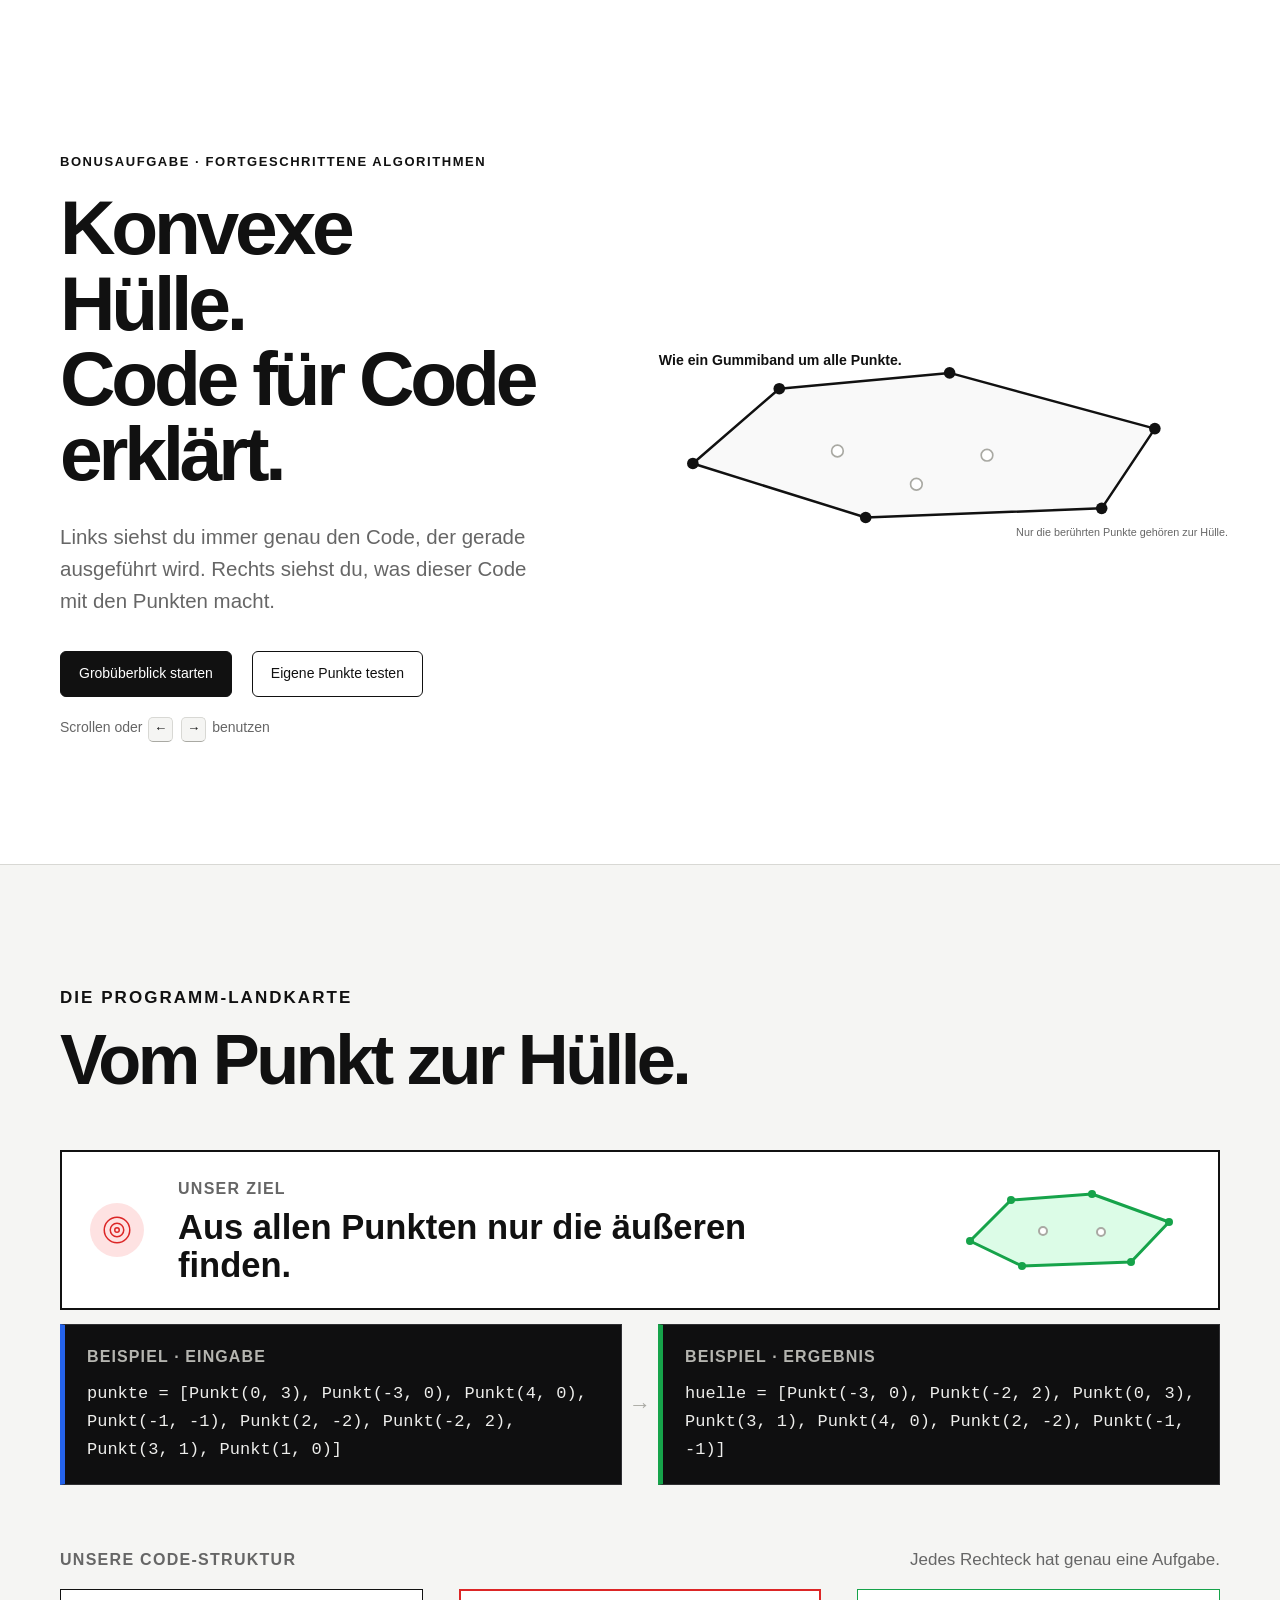
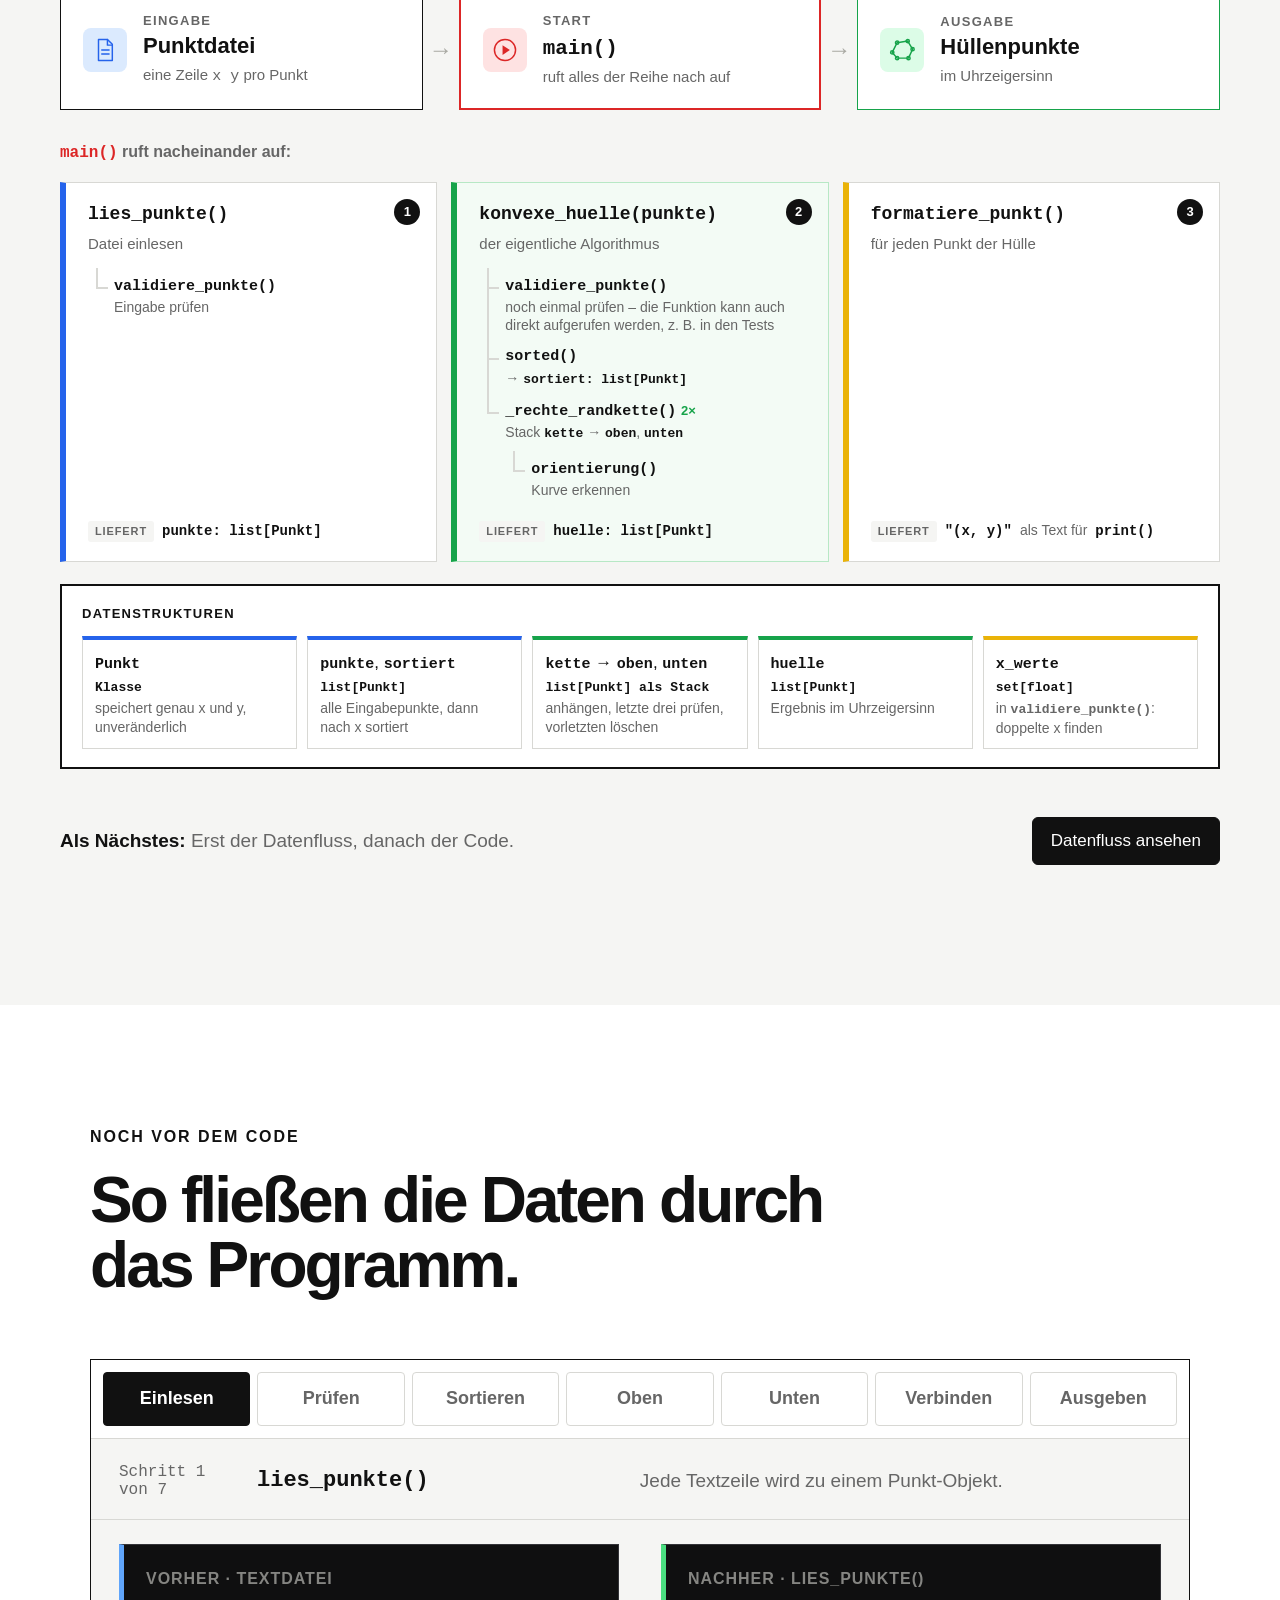
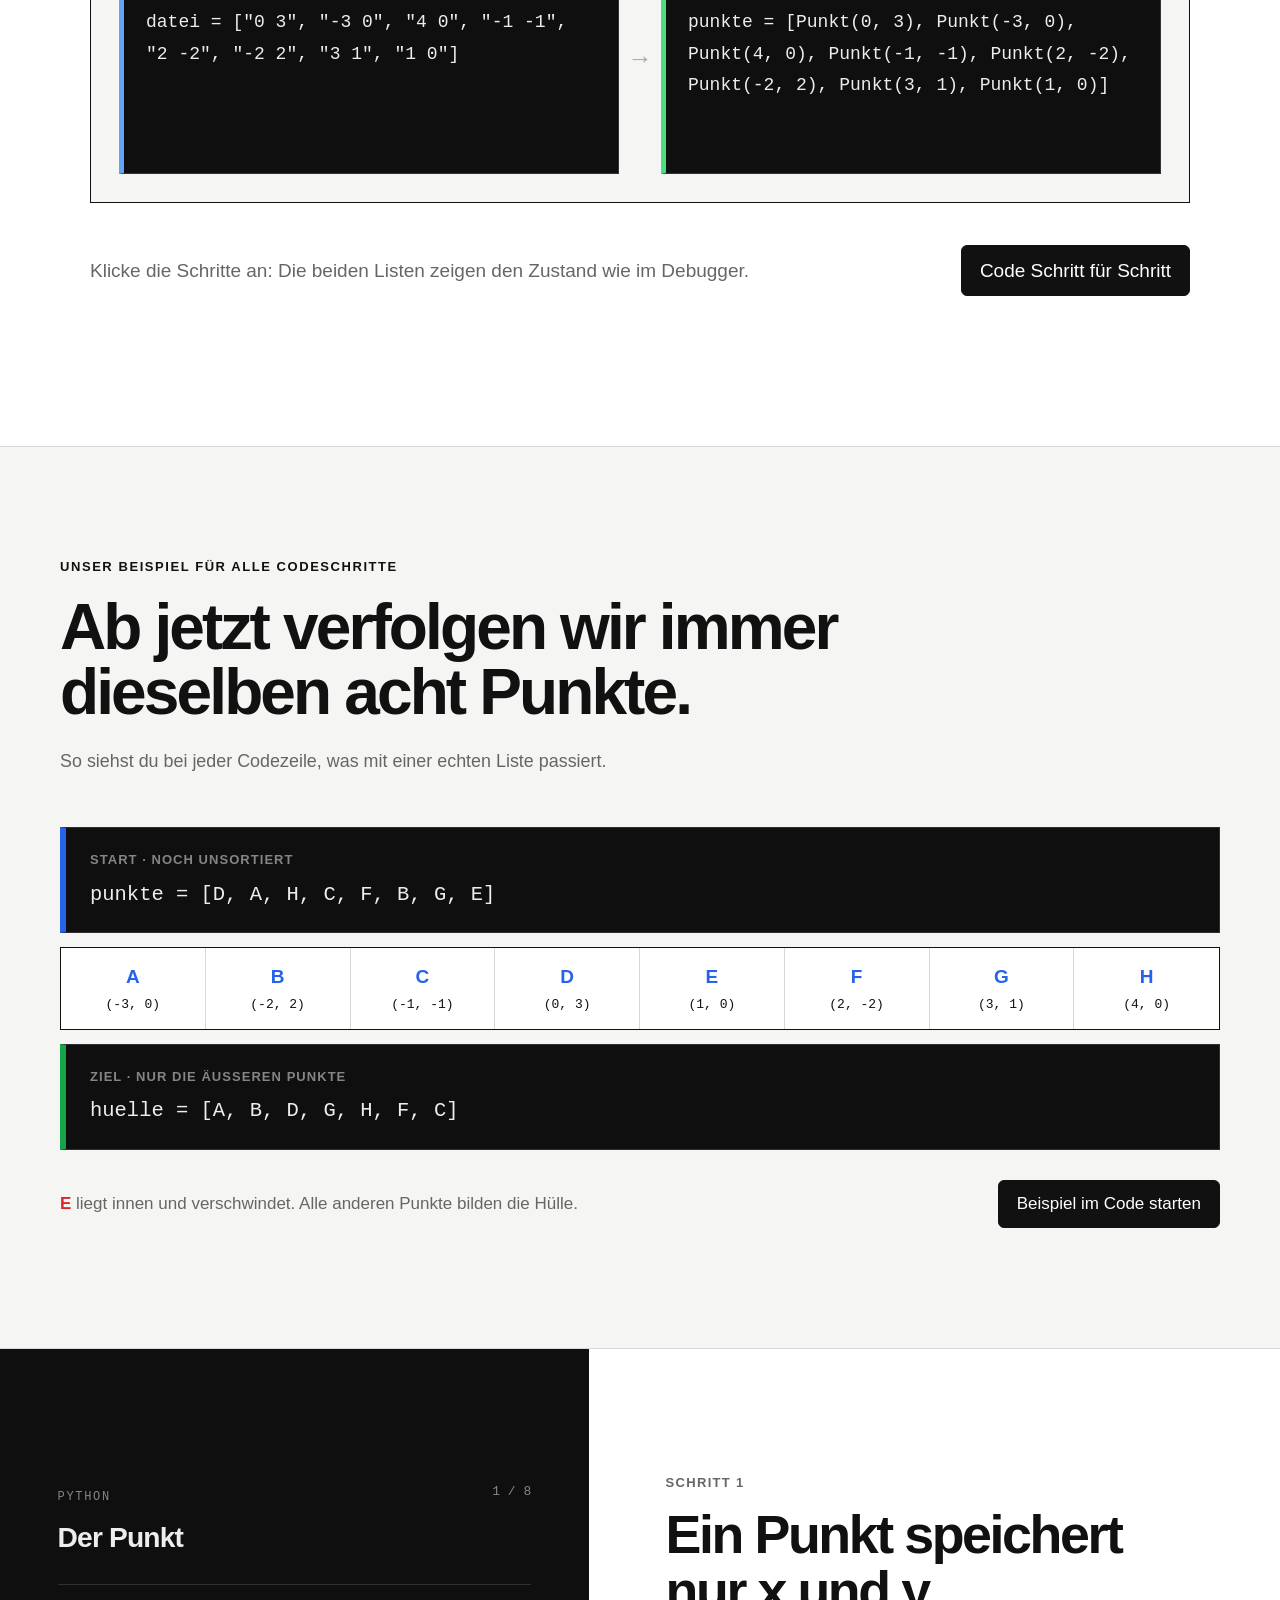
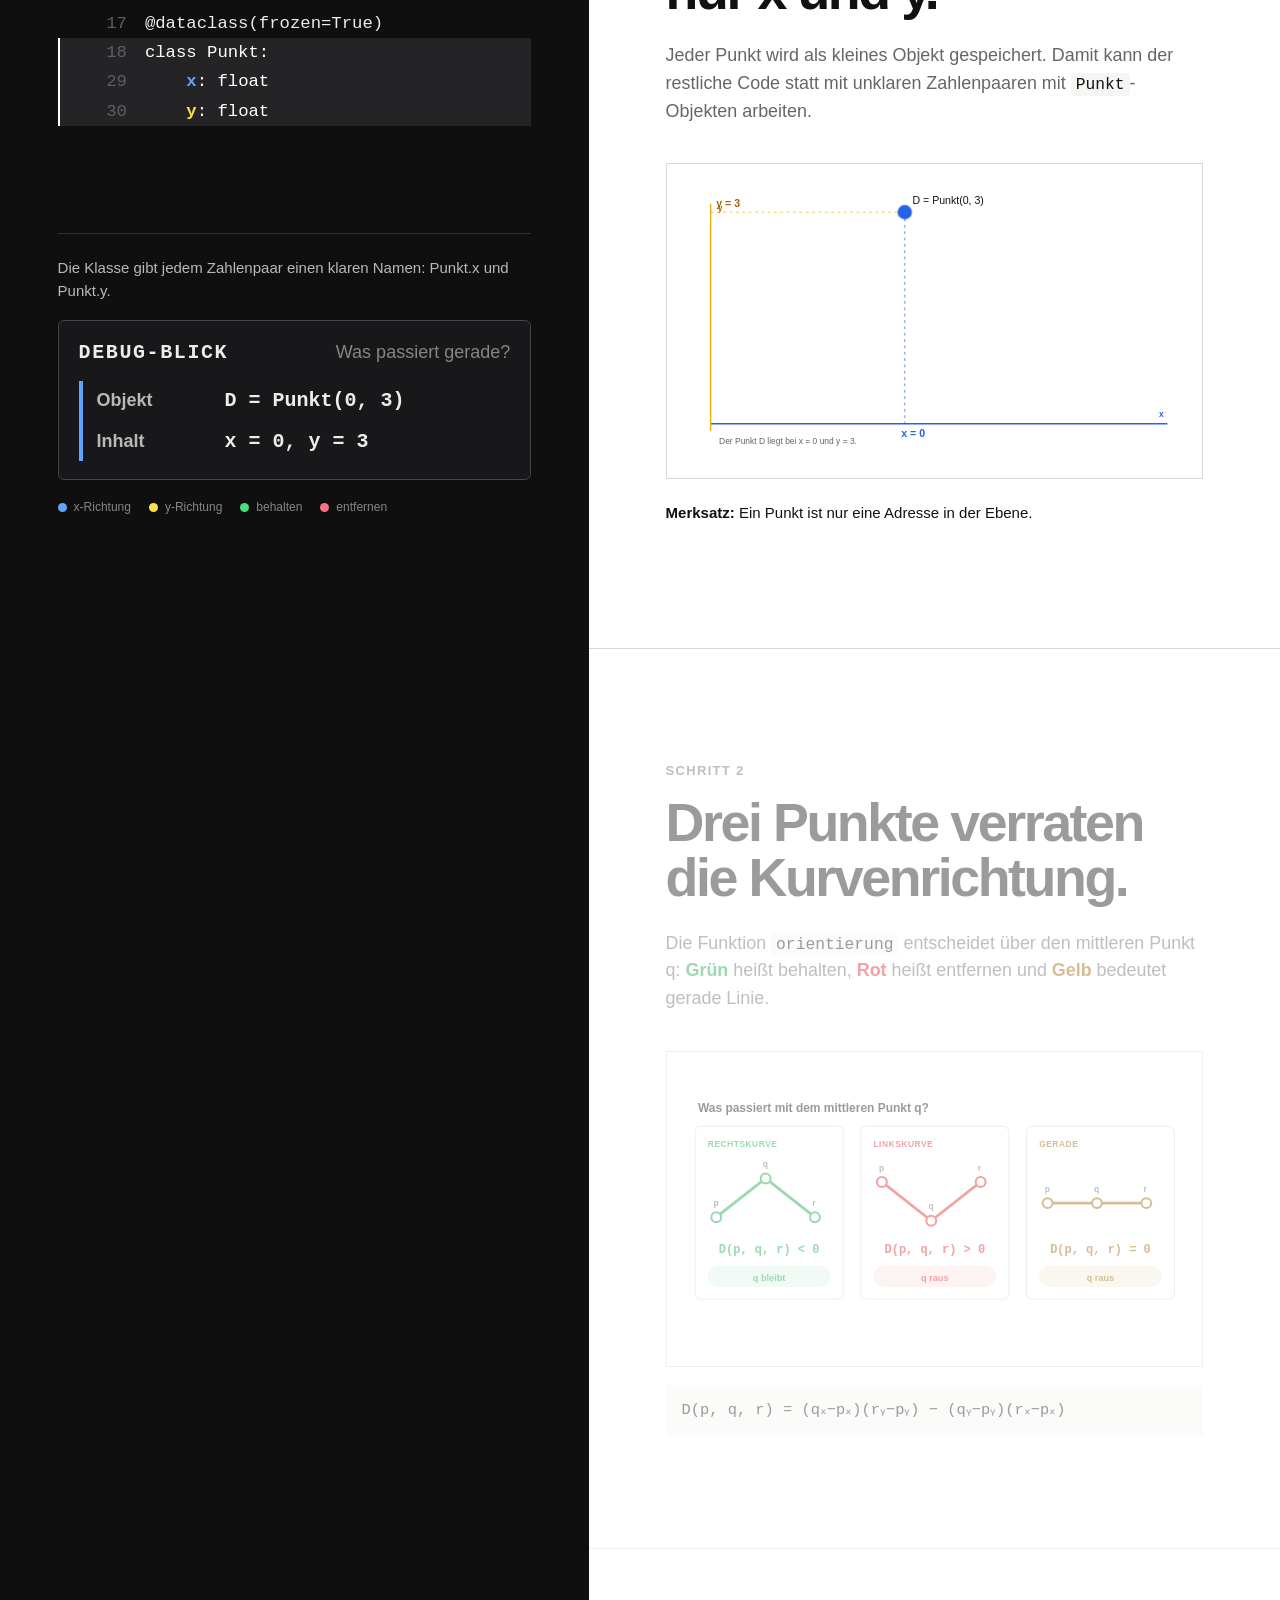
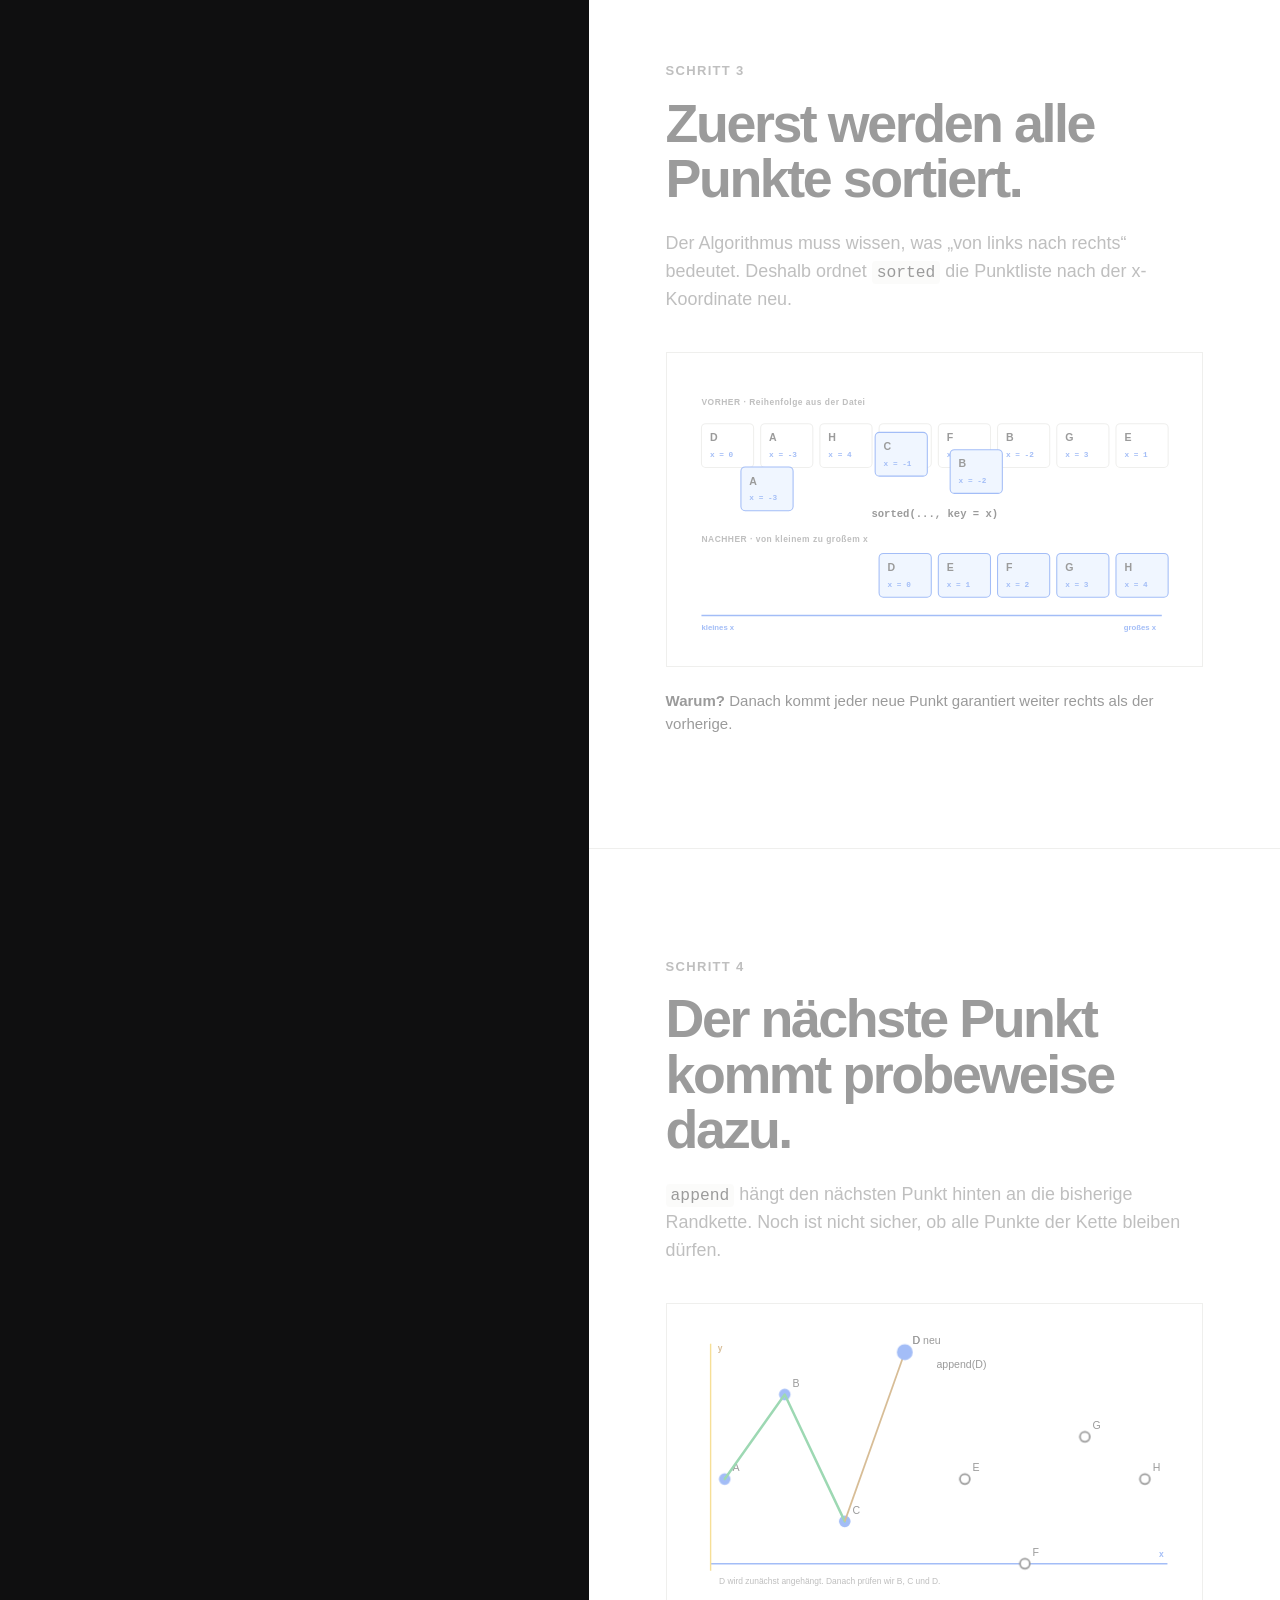
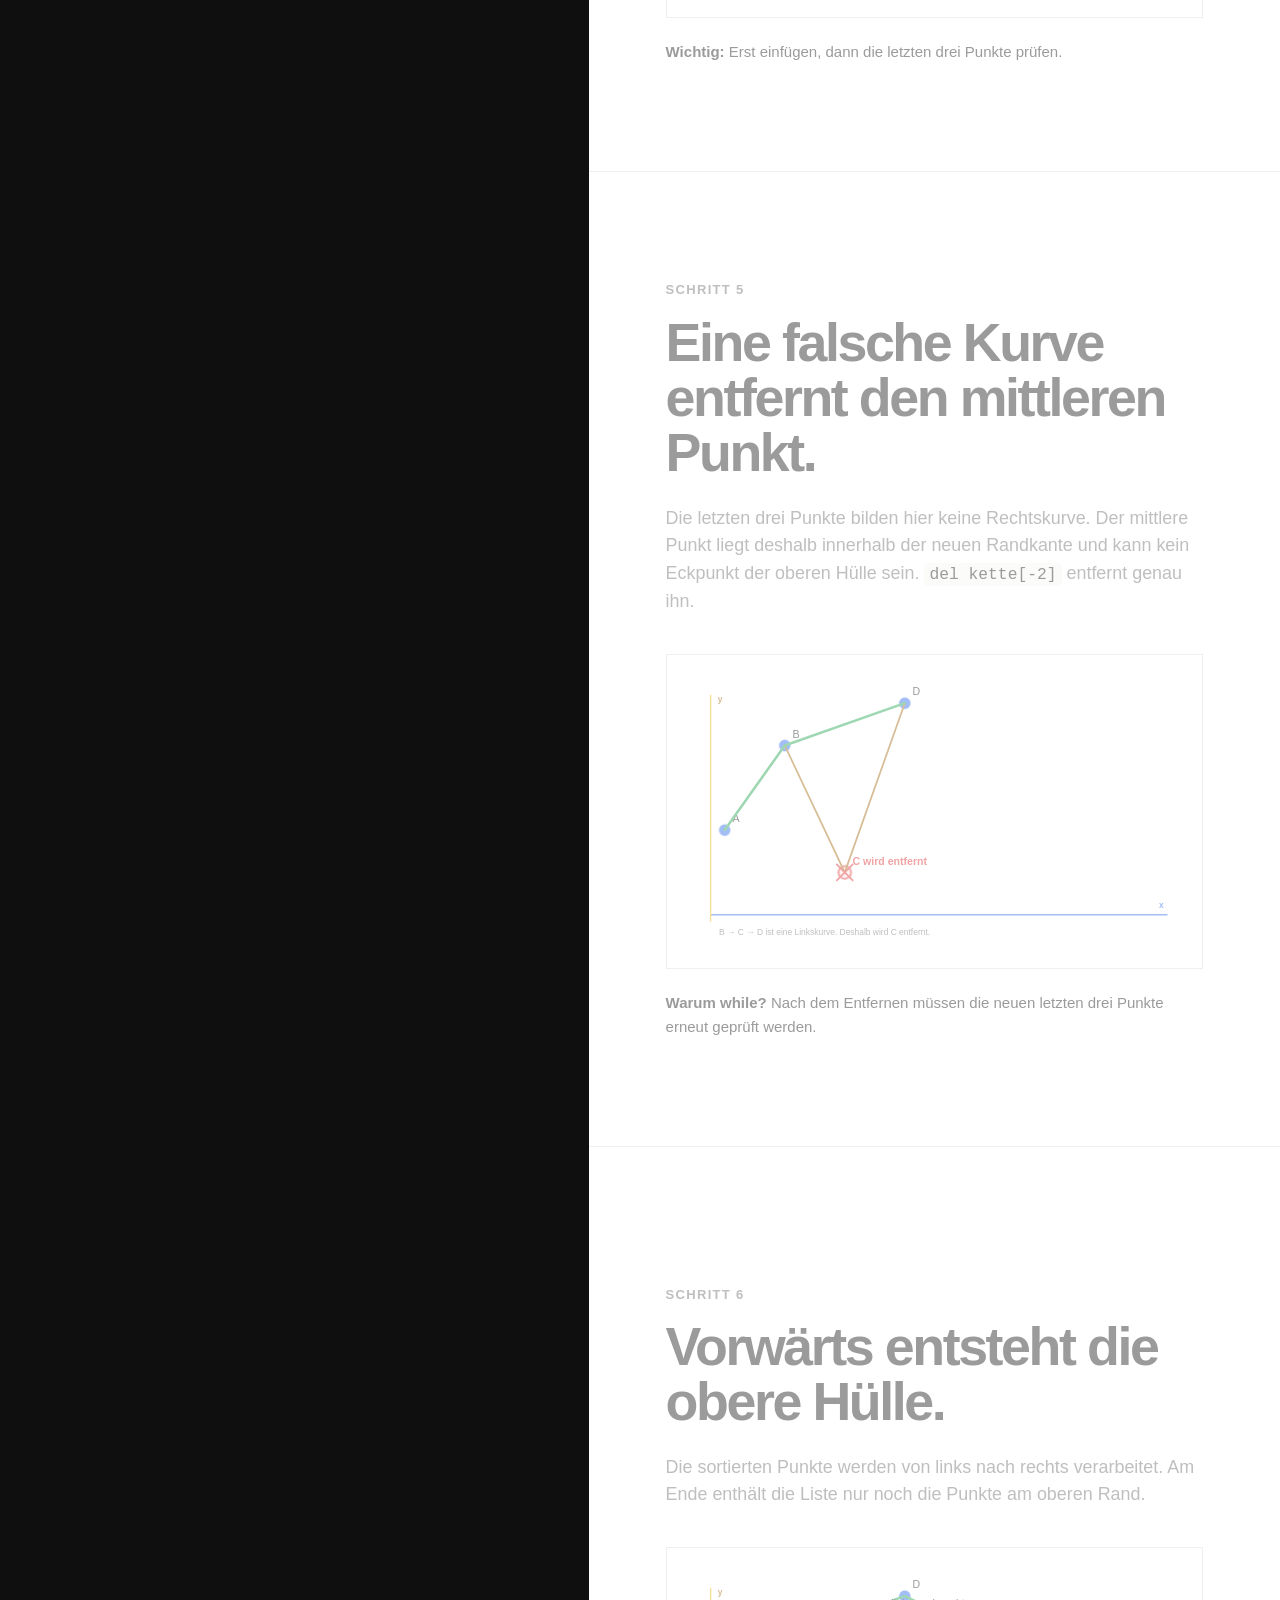
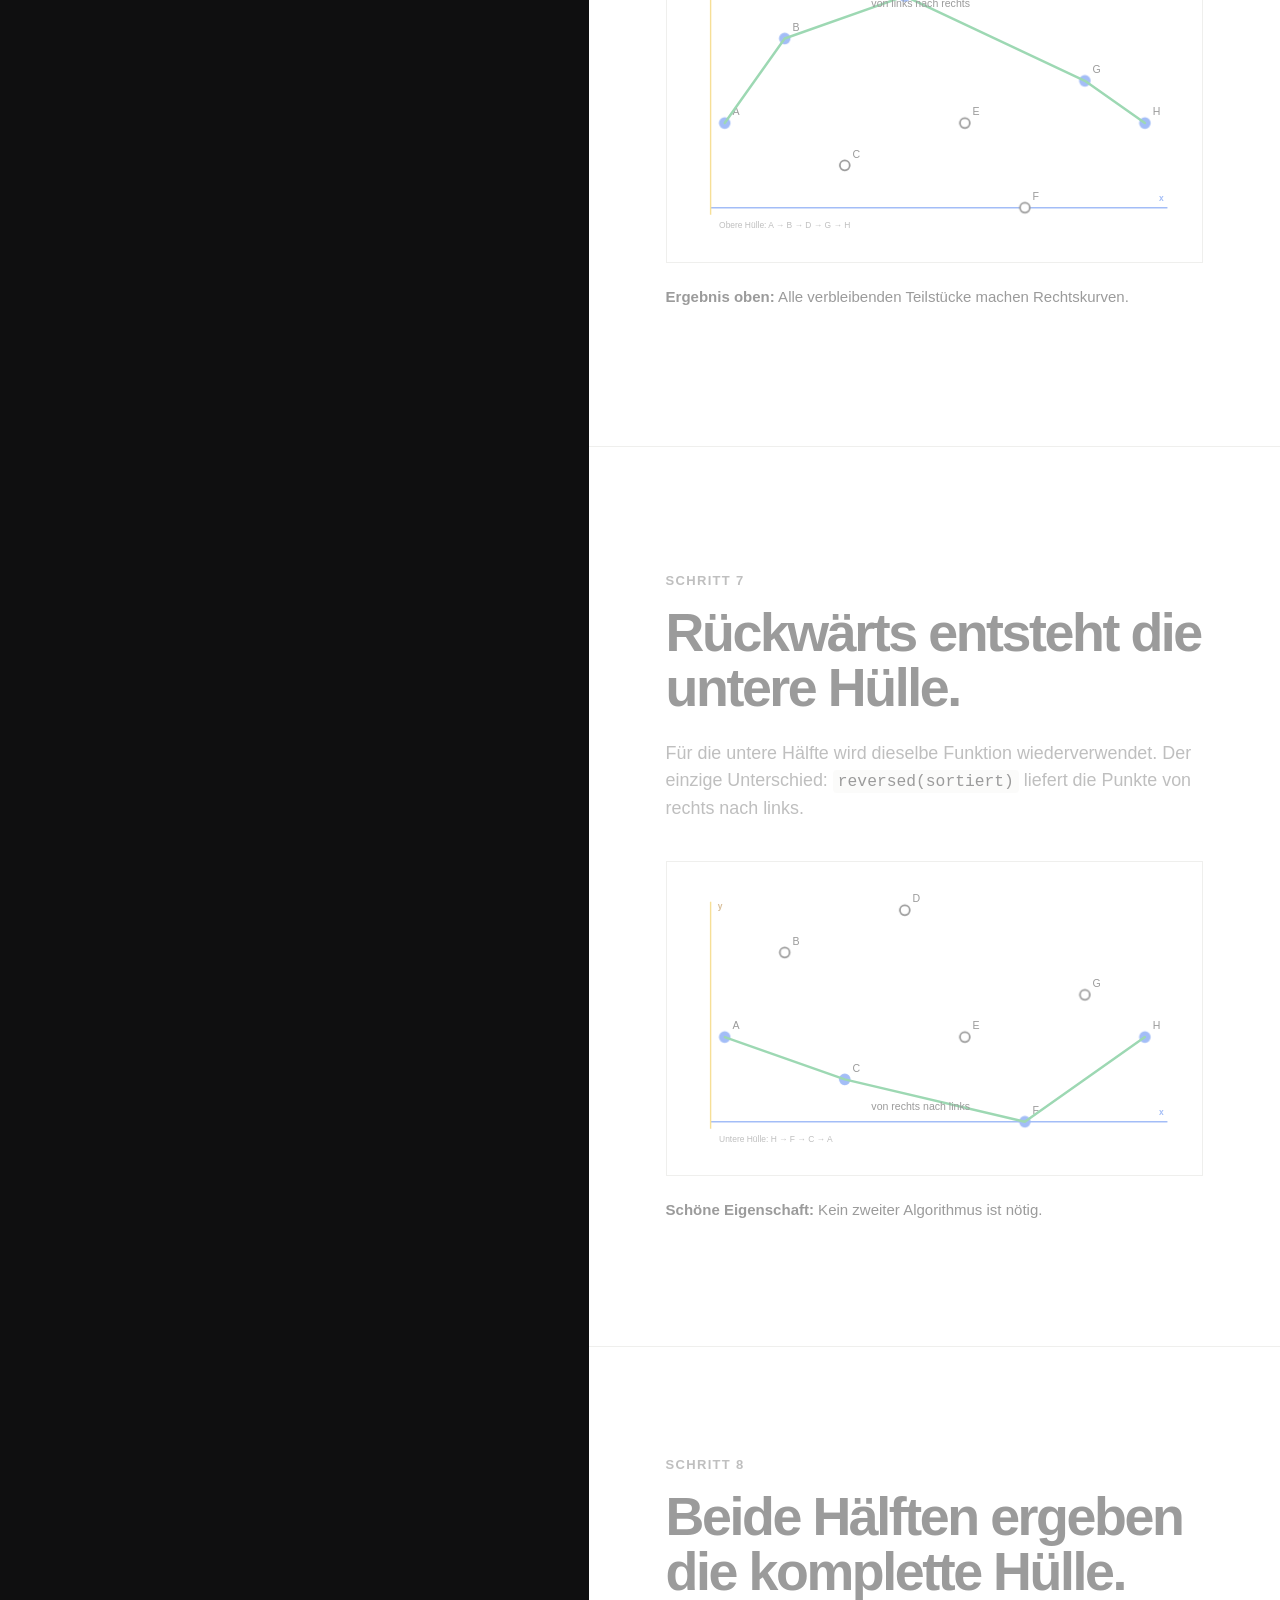
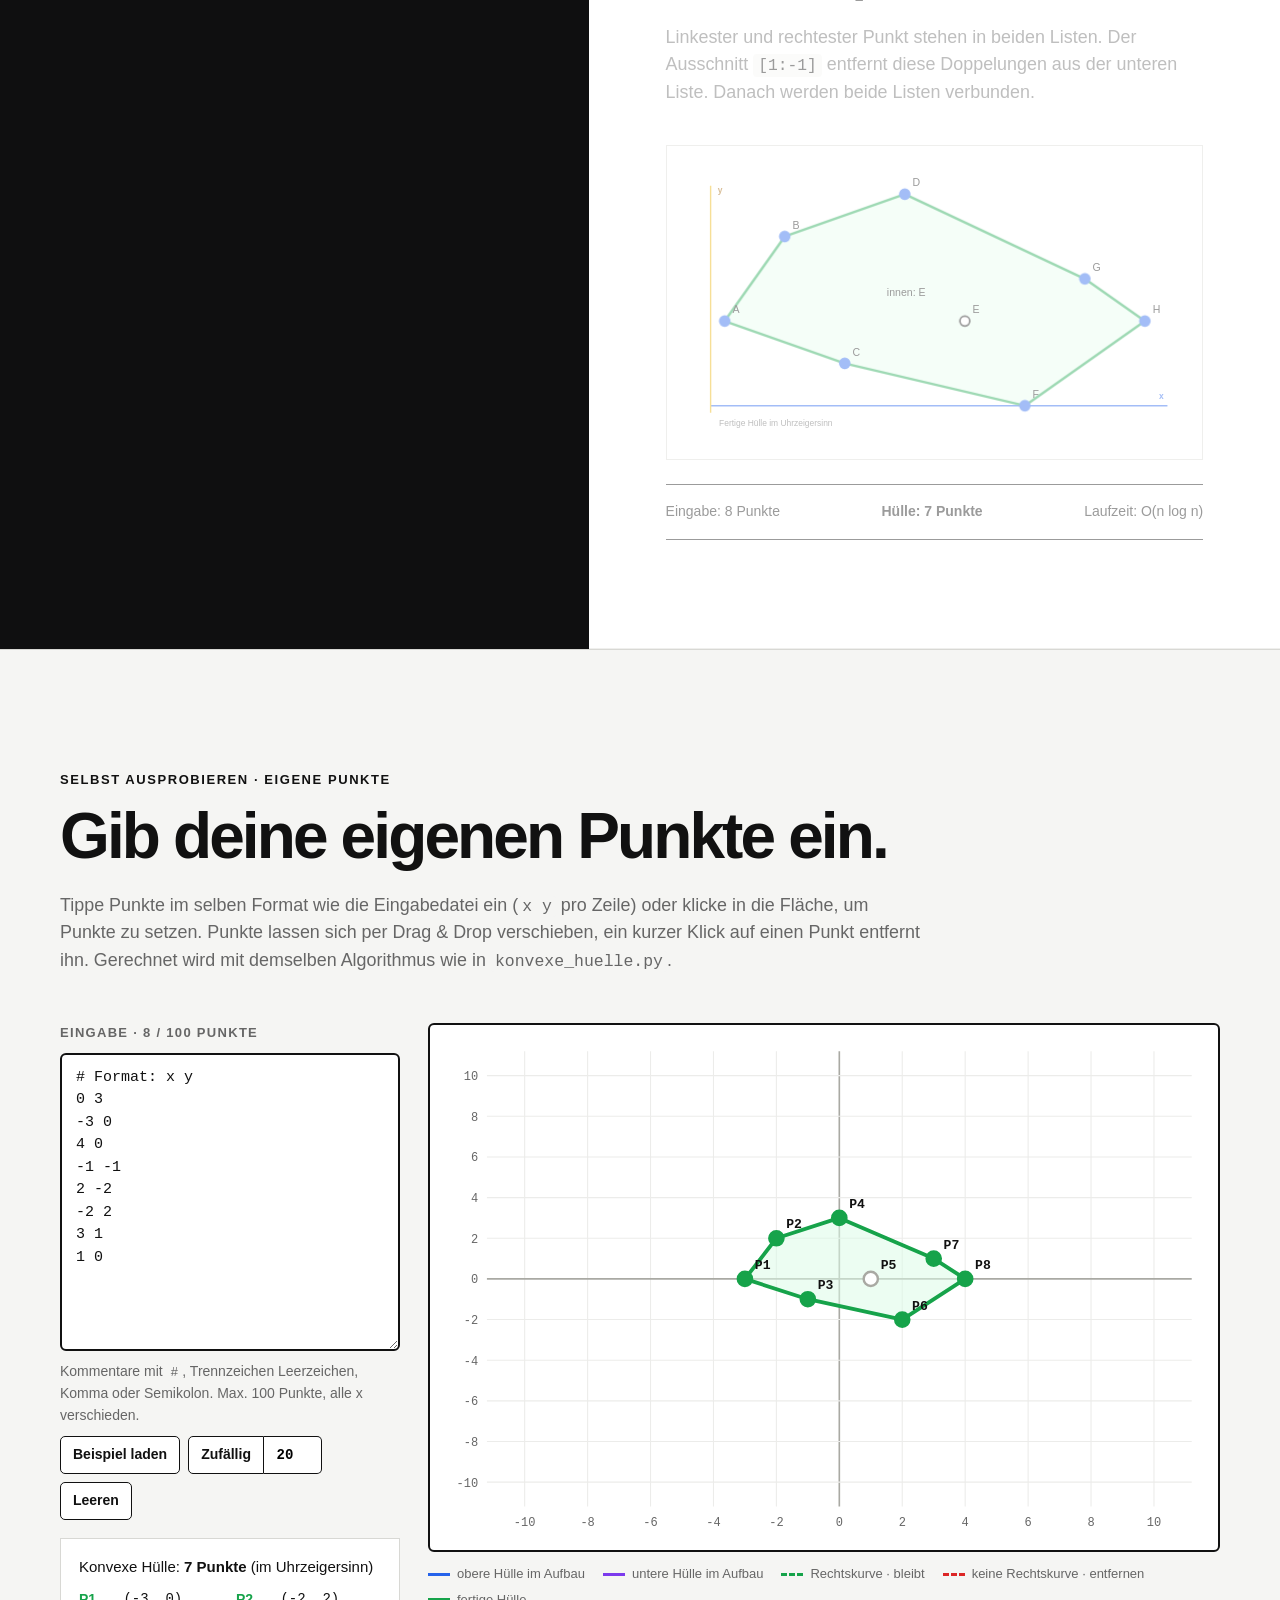
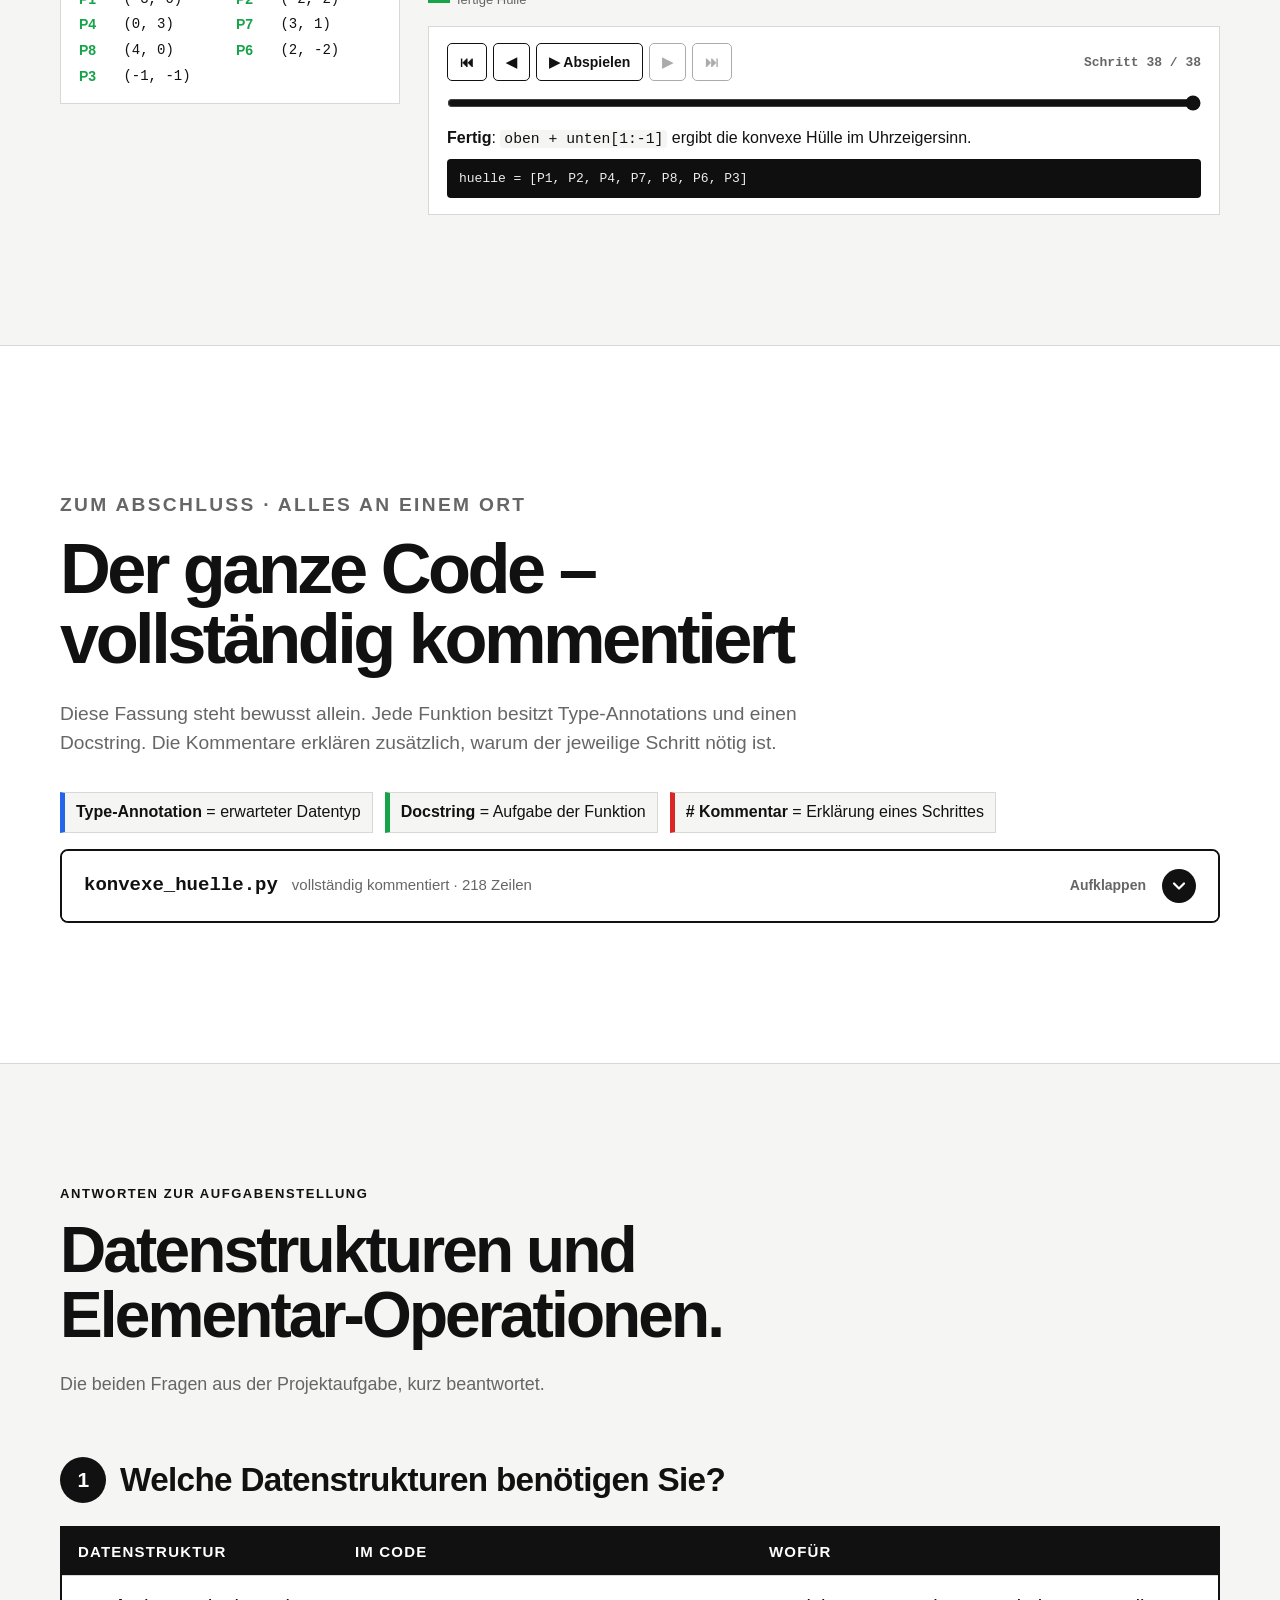
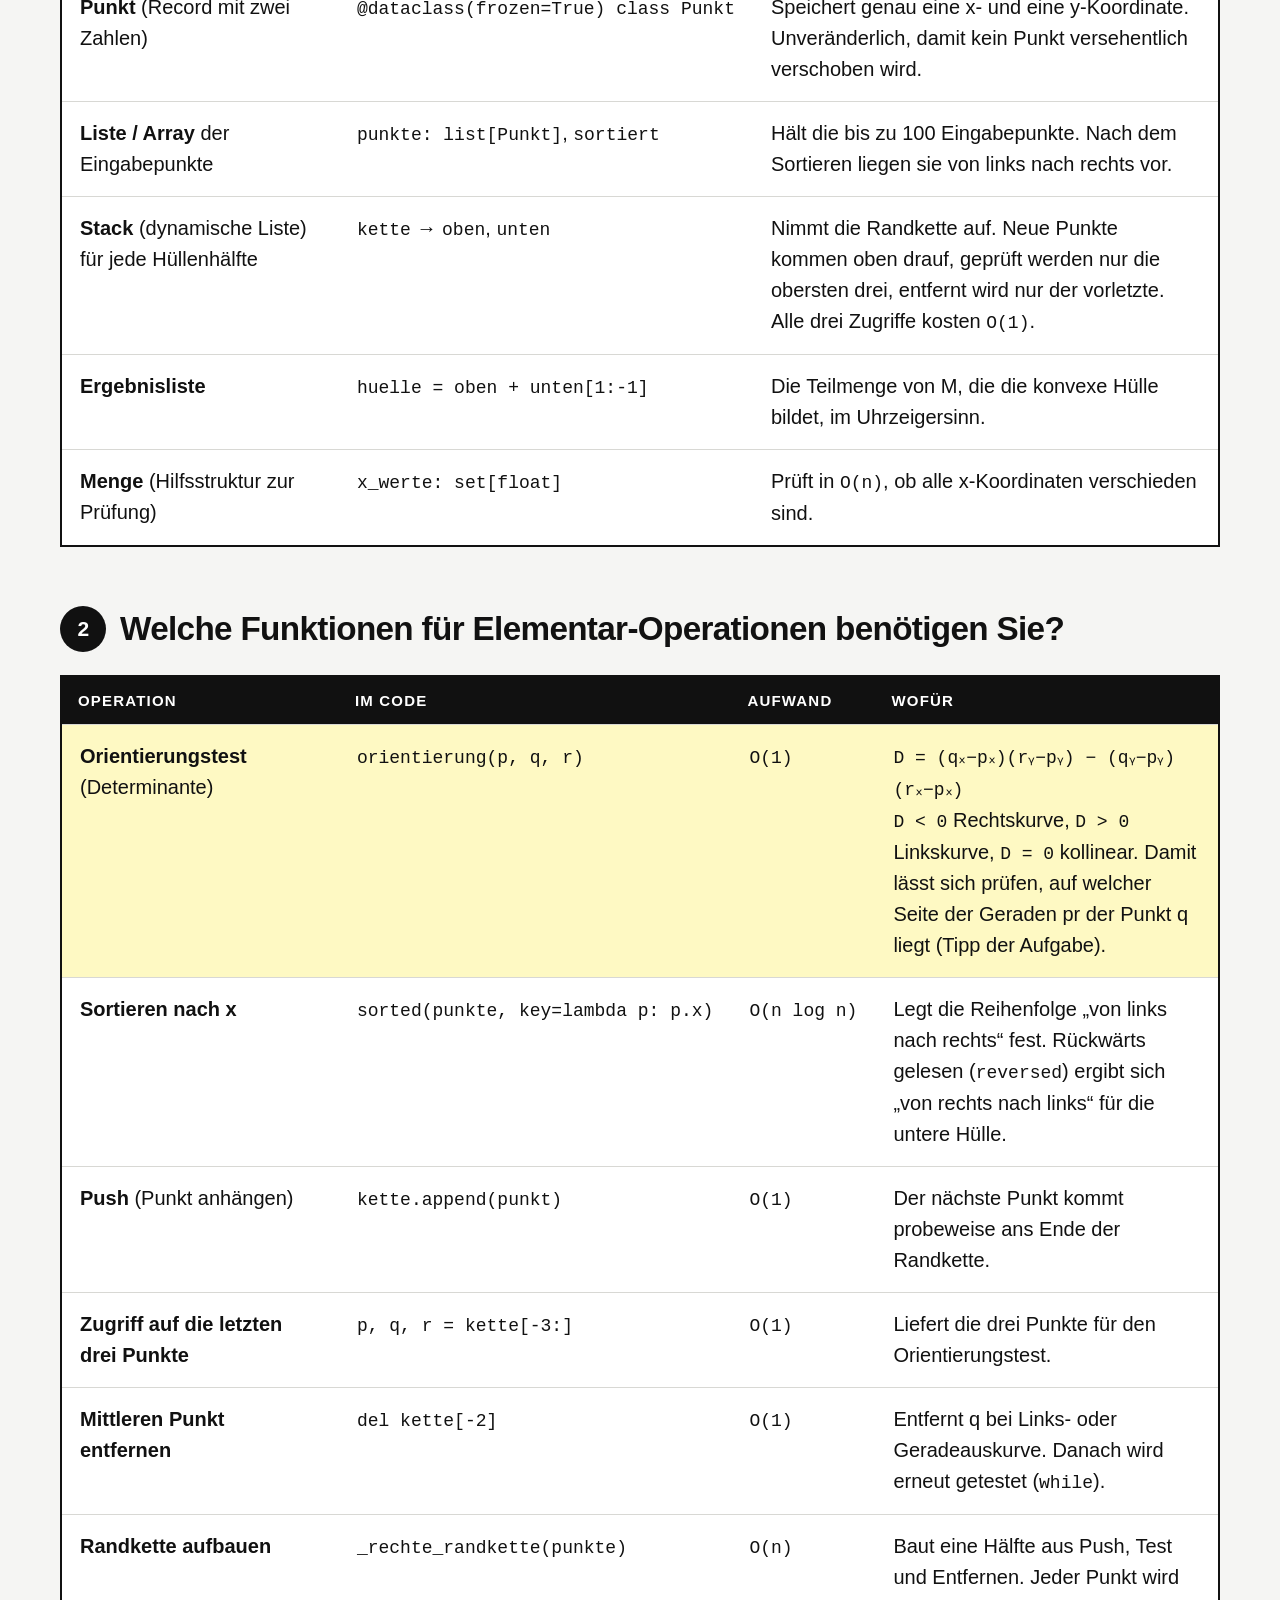
<file: index.html>
<!doctype html>
<html lang="de">
<head>
  <meta charset="utf-8">
  <meta name="viewport" content="width=device-width, initial-scale=1">
  <title>Konvexe Hülle – Weiterleitung</title>
  <meta http-equiv="refresh" content="0; url=visualisierung/">
</head>
<body>
  <p><a href="visualisierung/">Zur interaktiven Erklärung der konvexen Hülle</a></p>
</body>
</html>
</file>
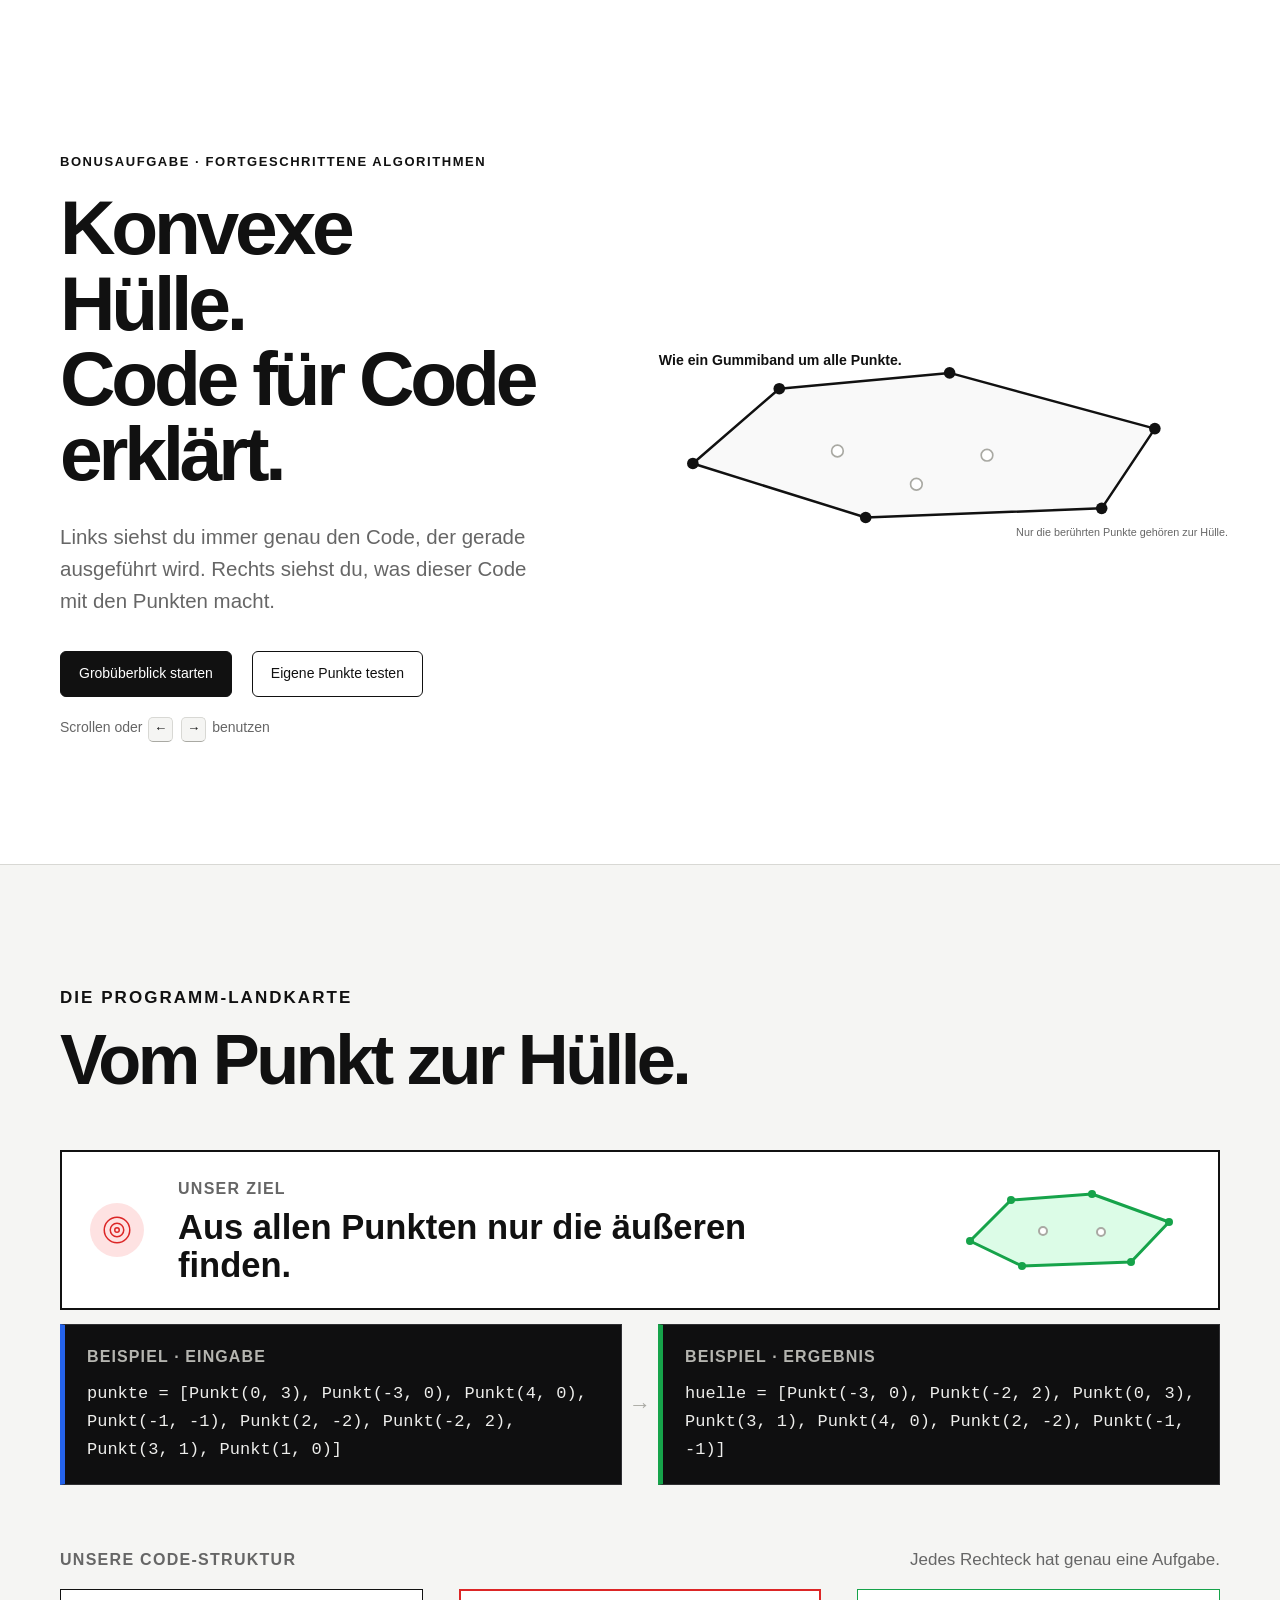
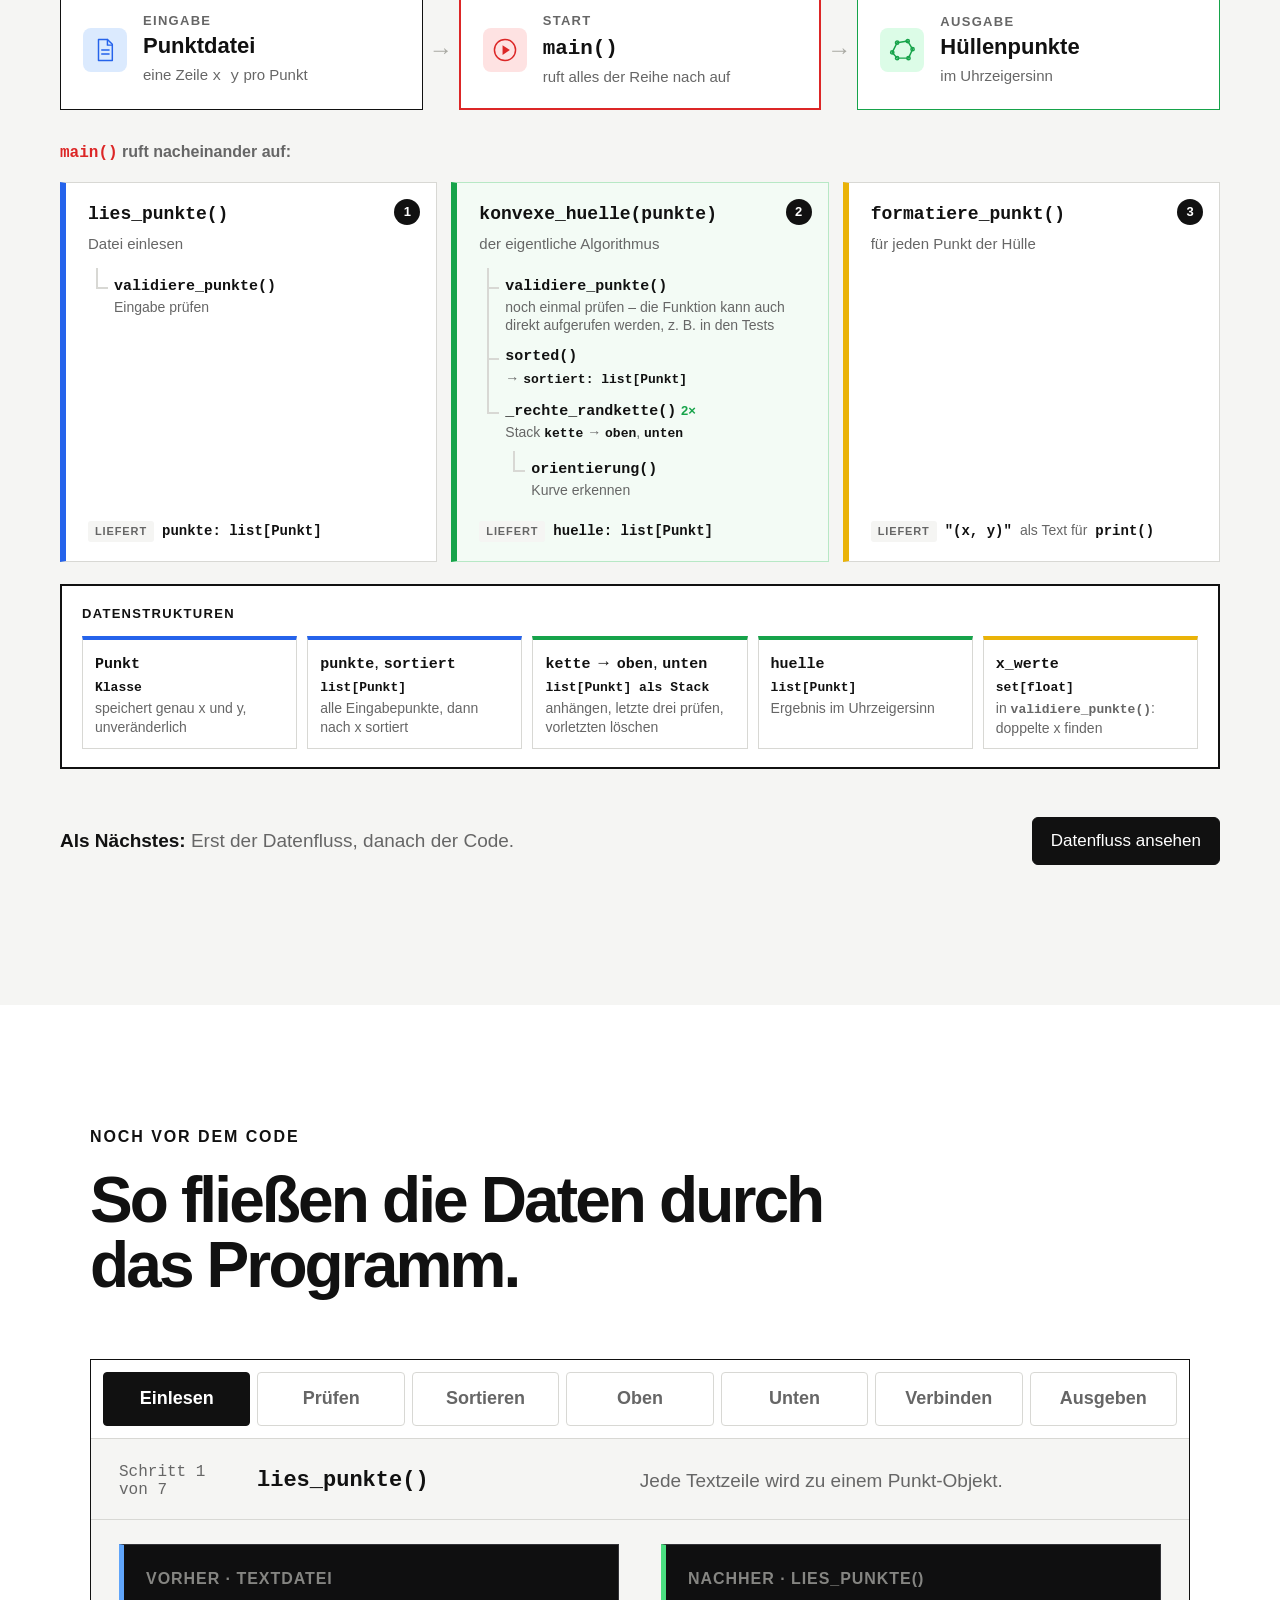
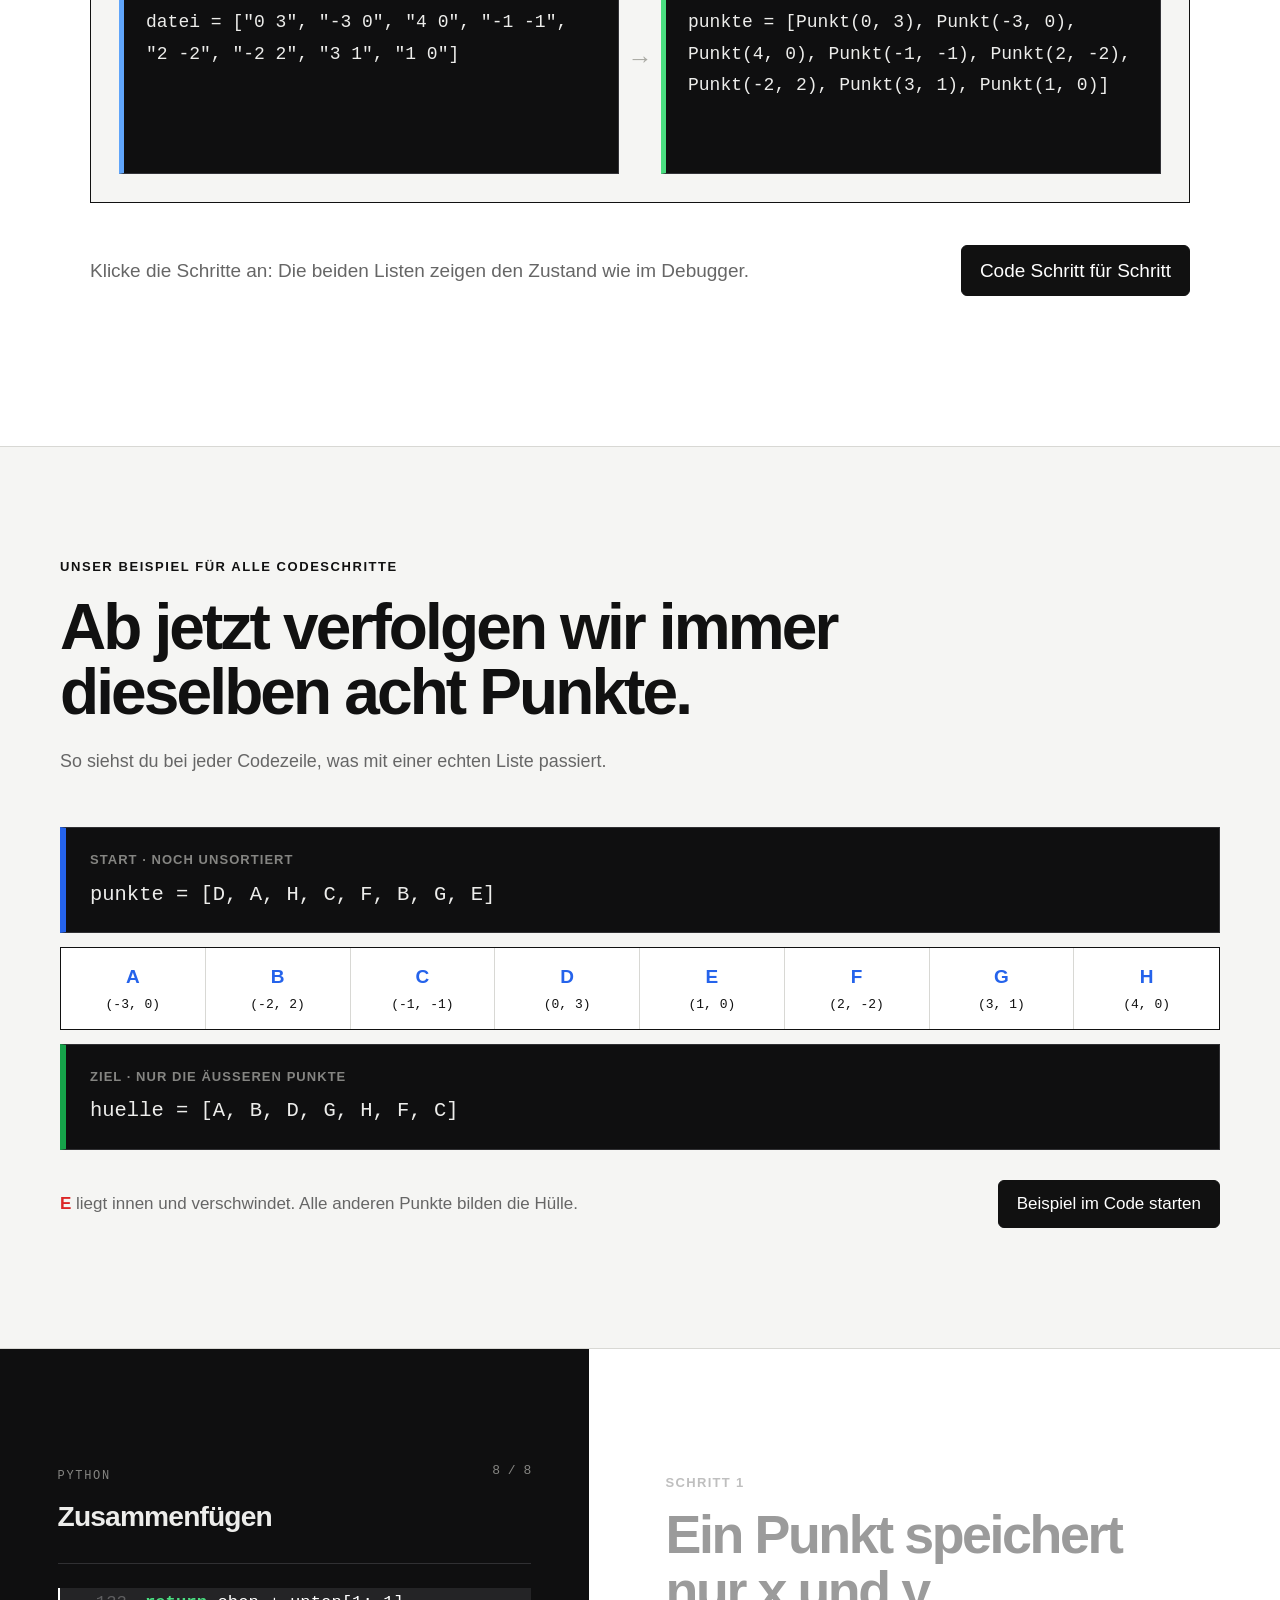
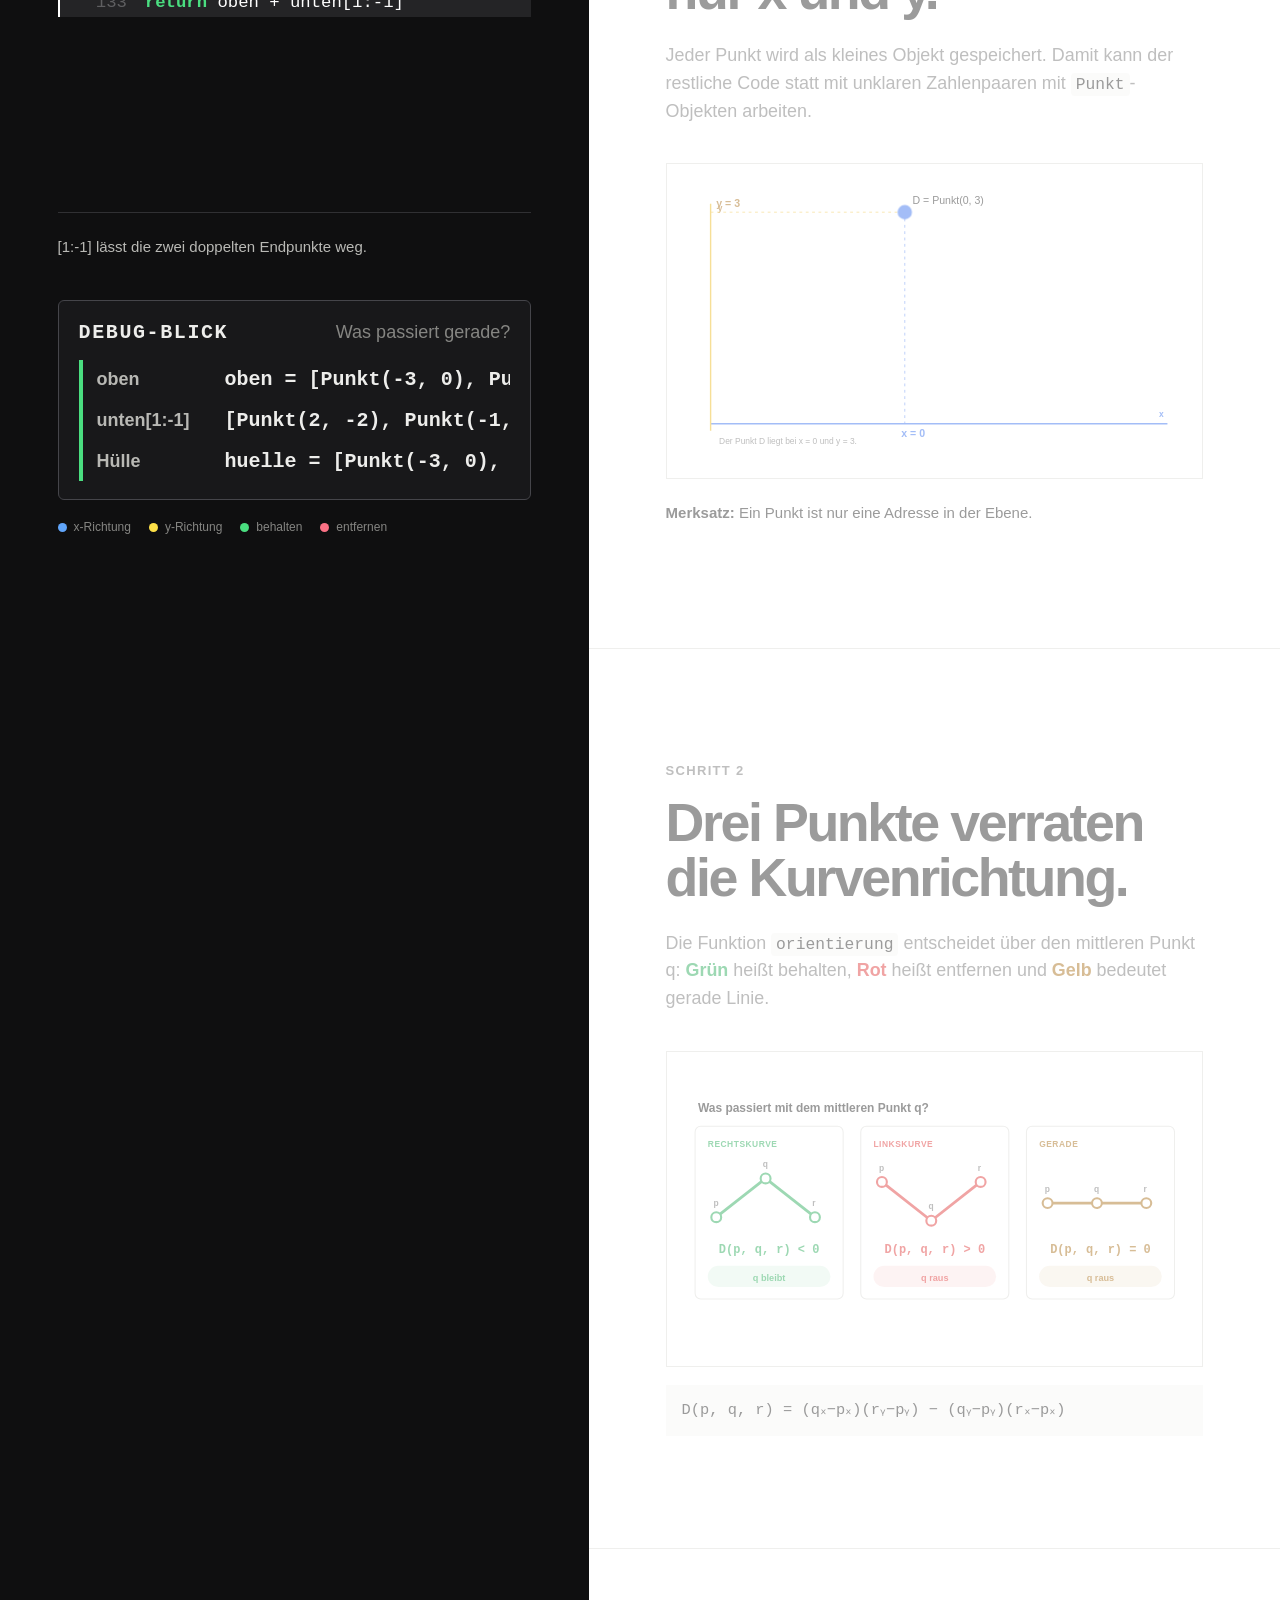
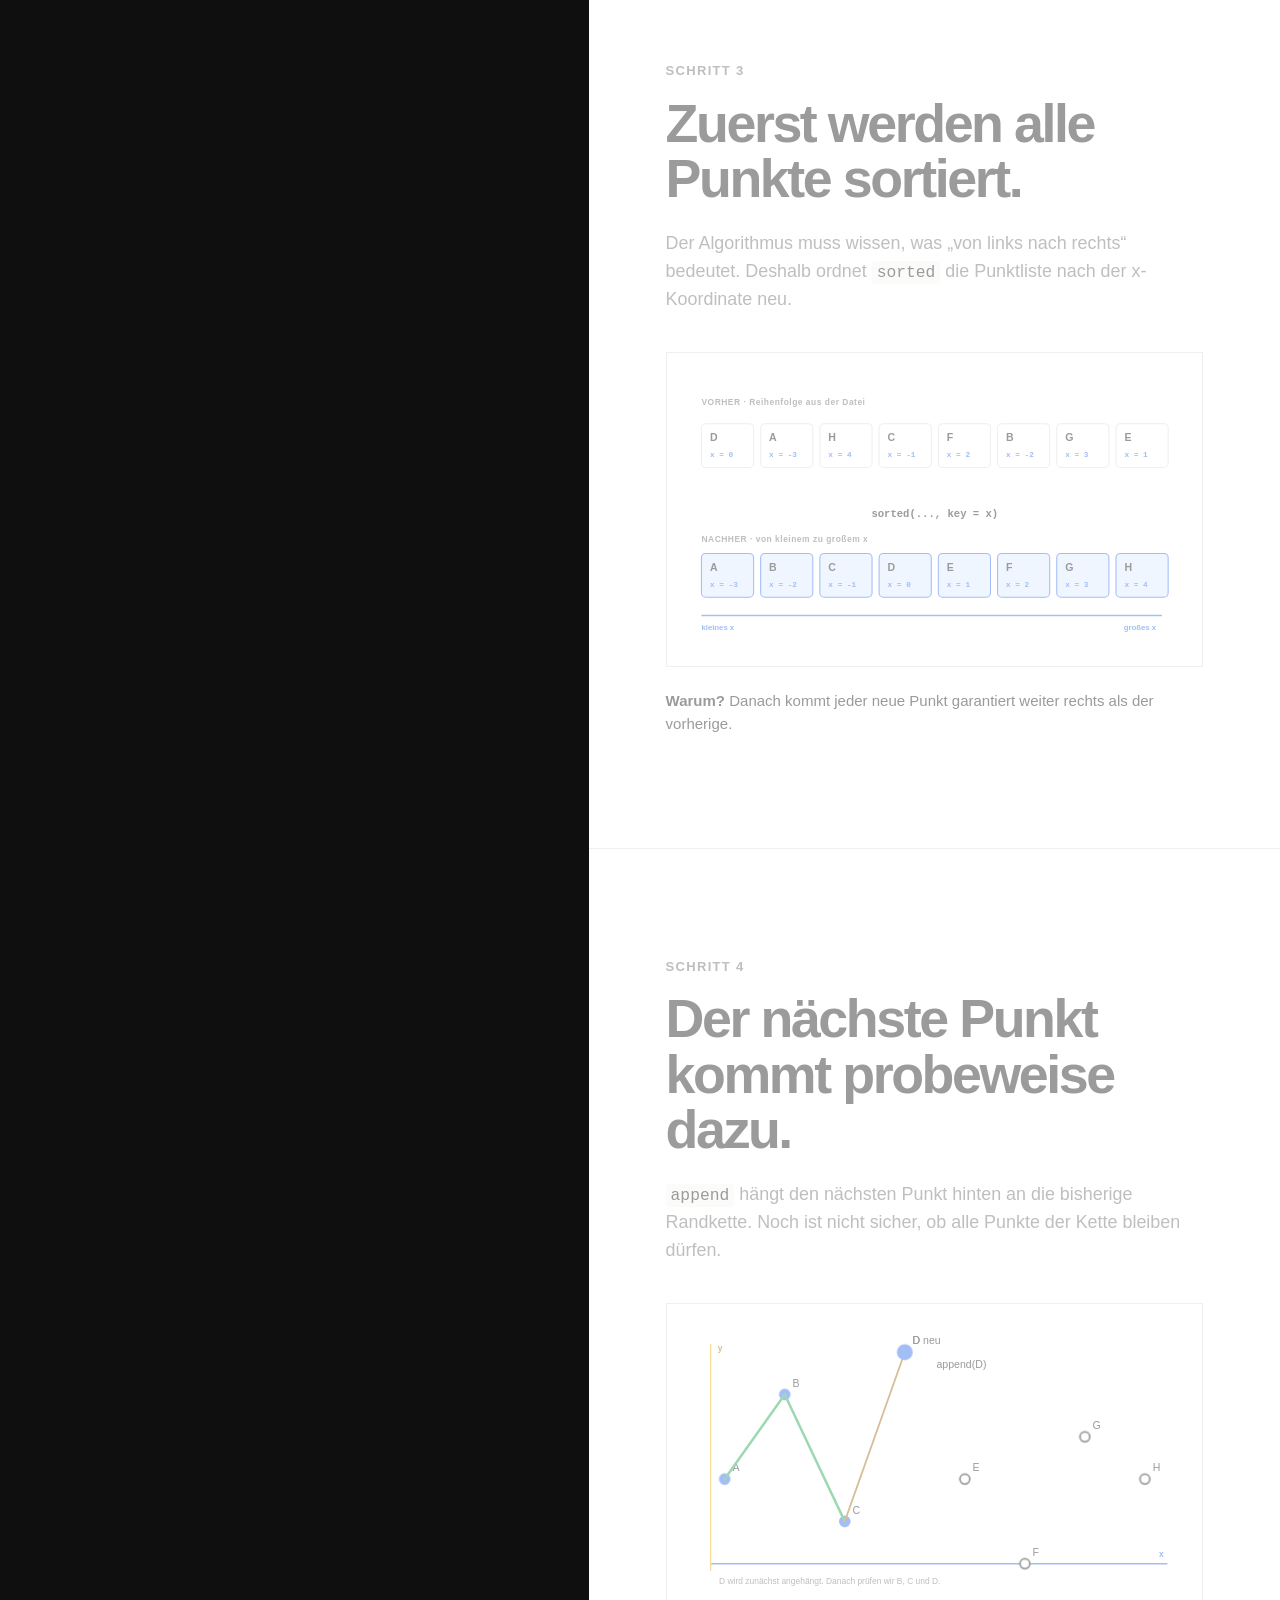
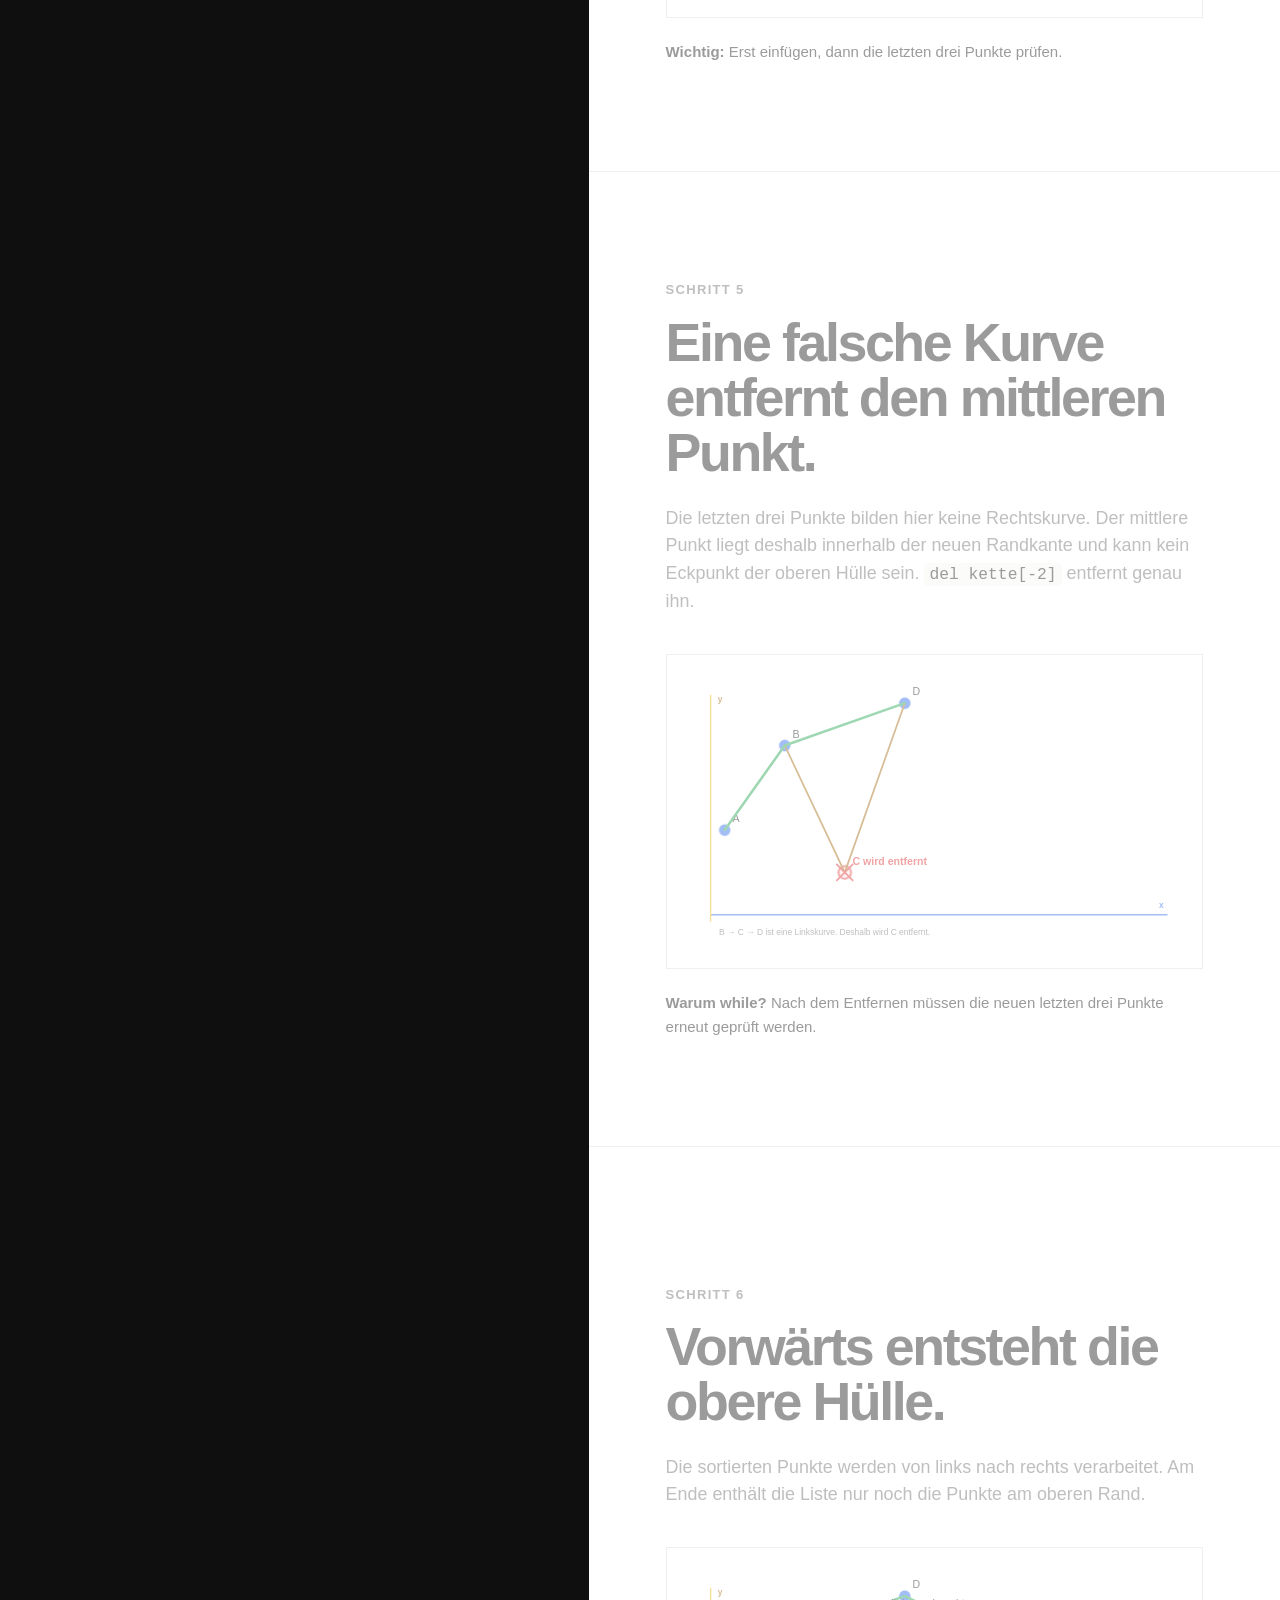
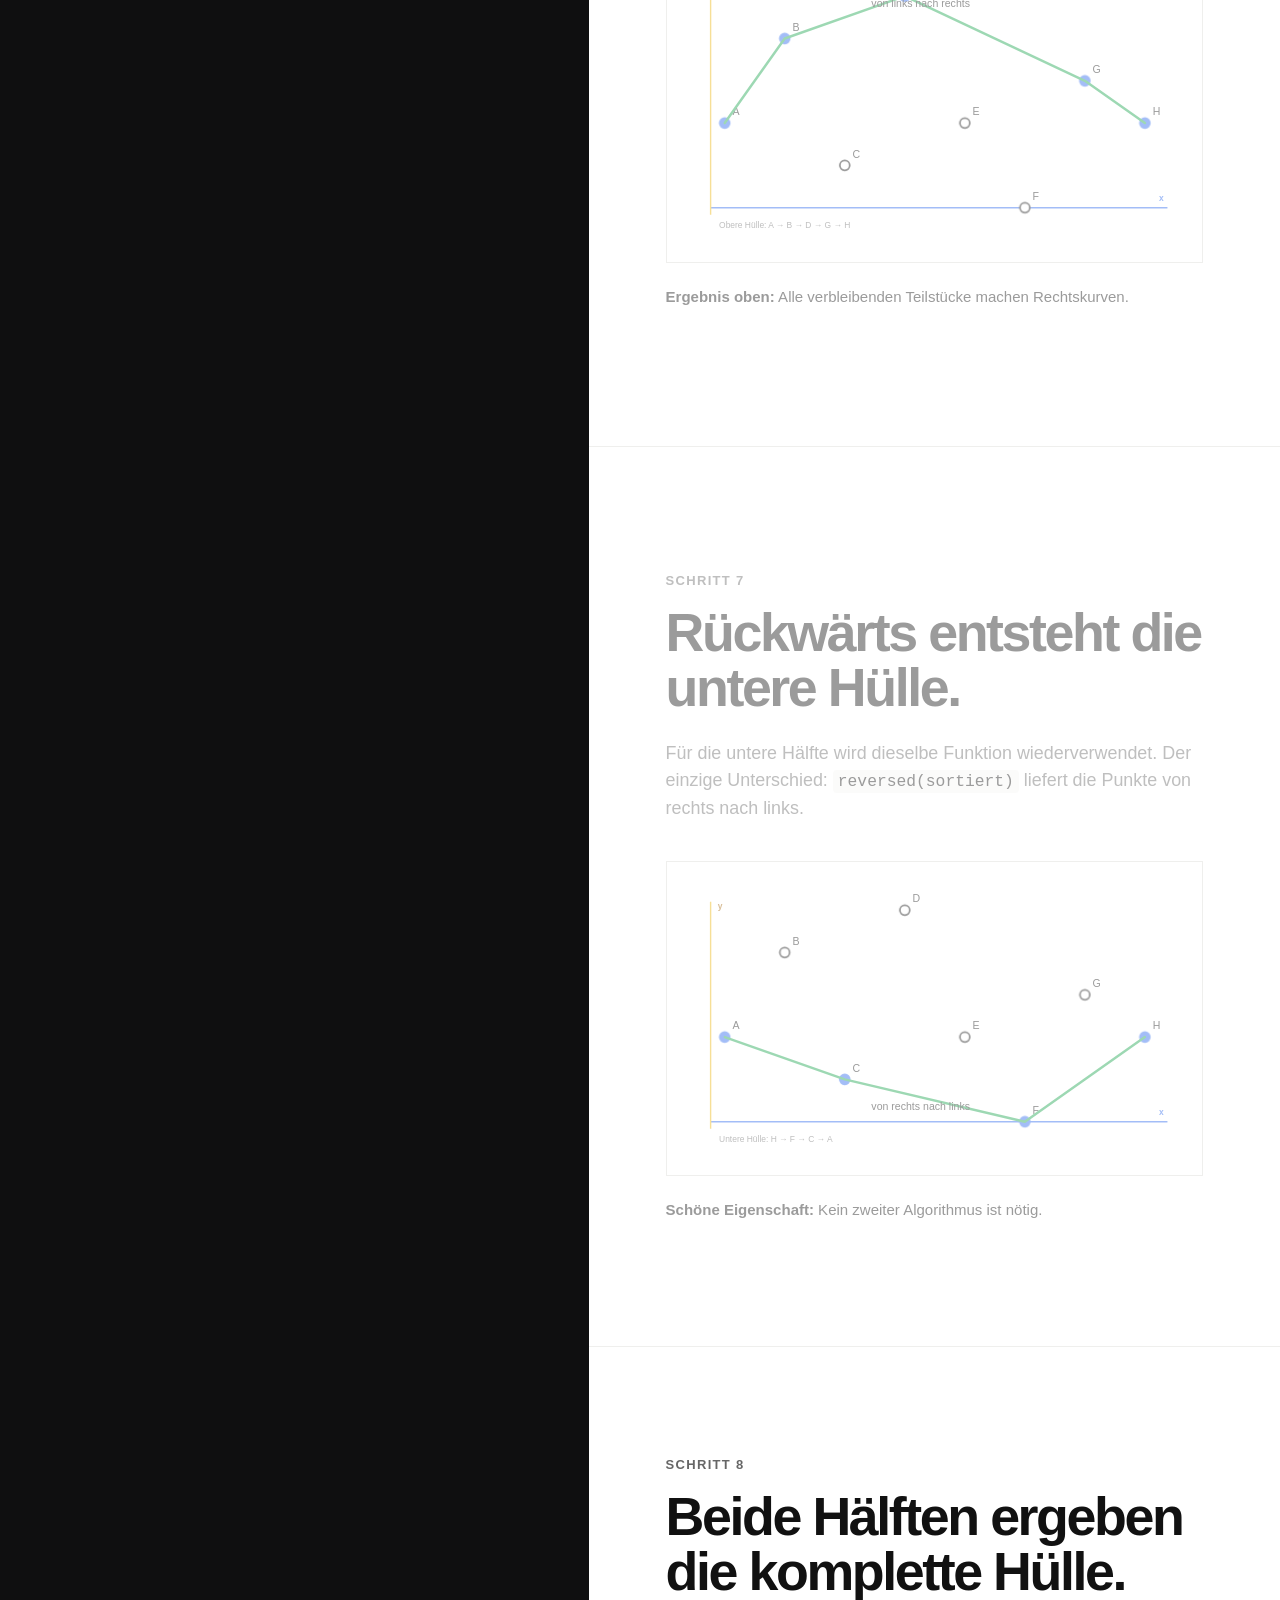
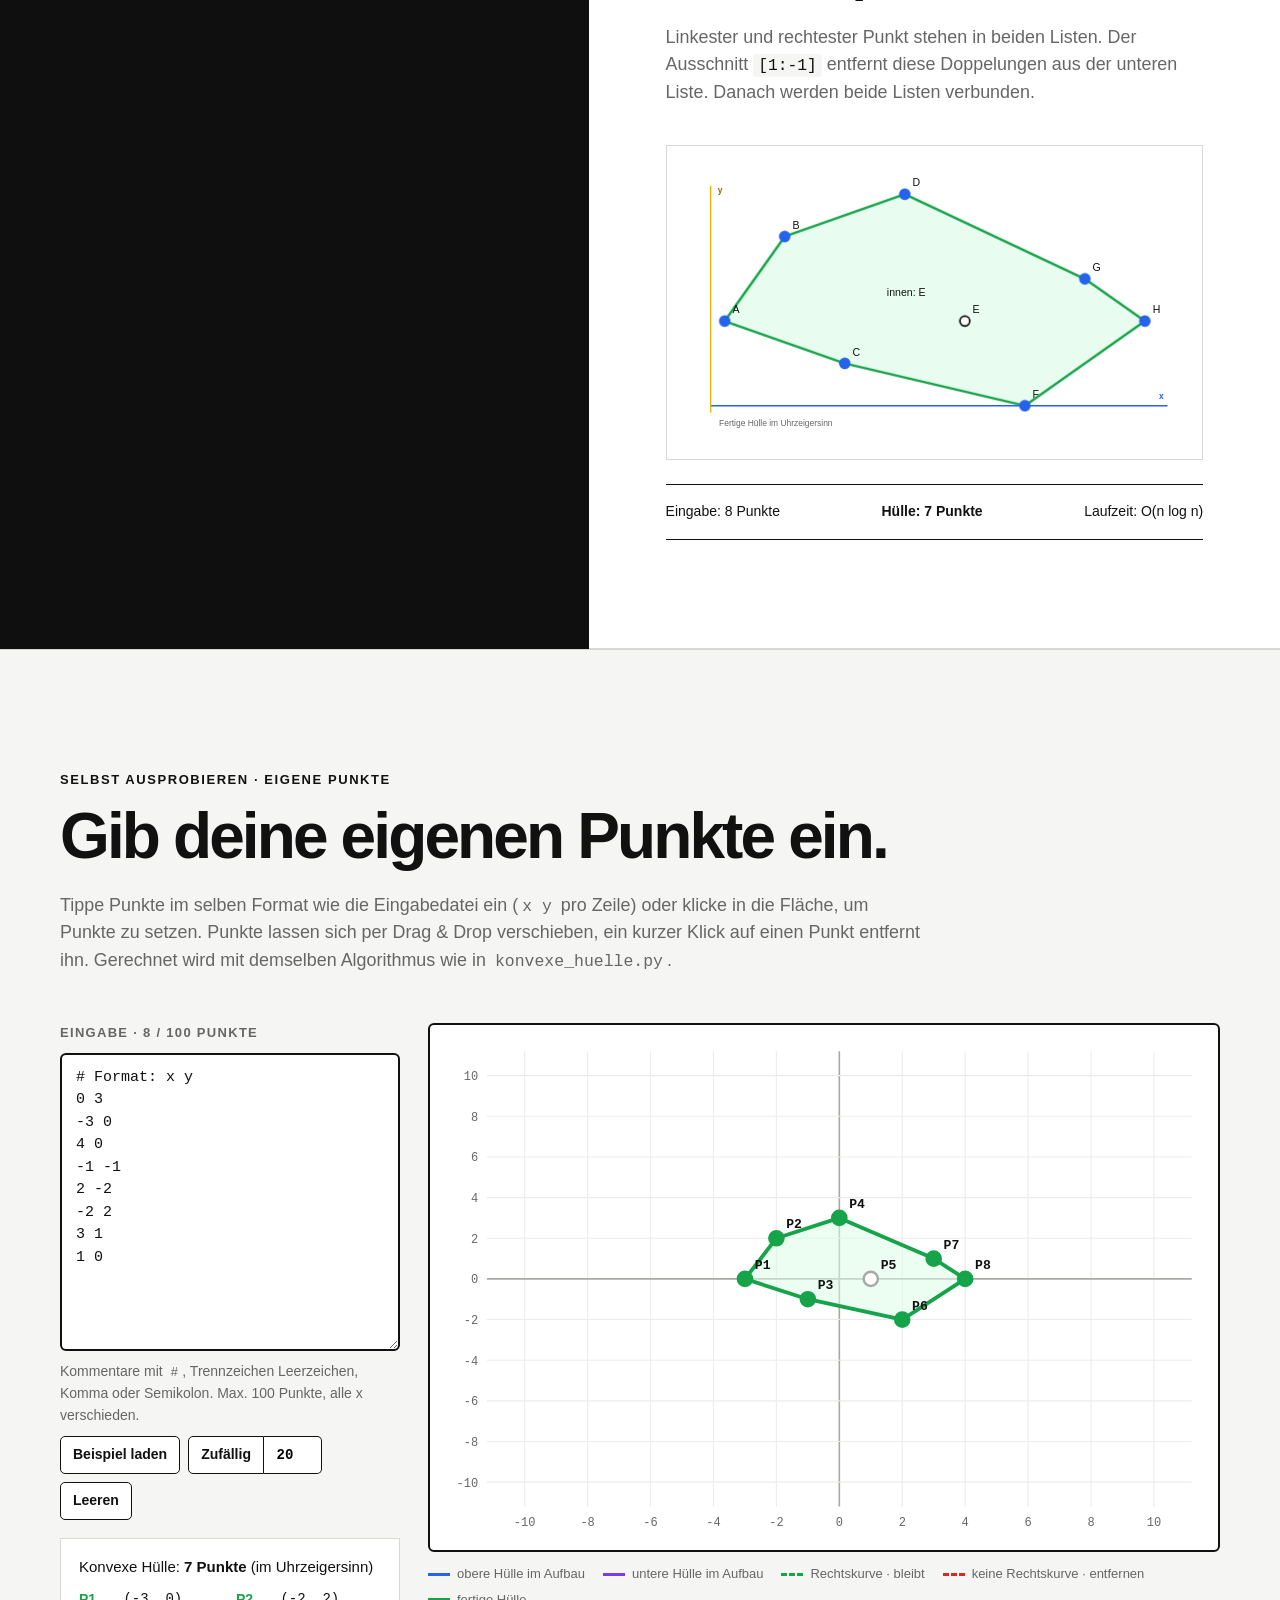
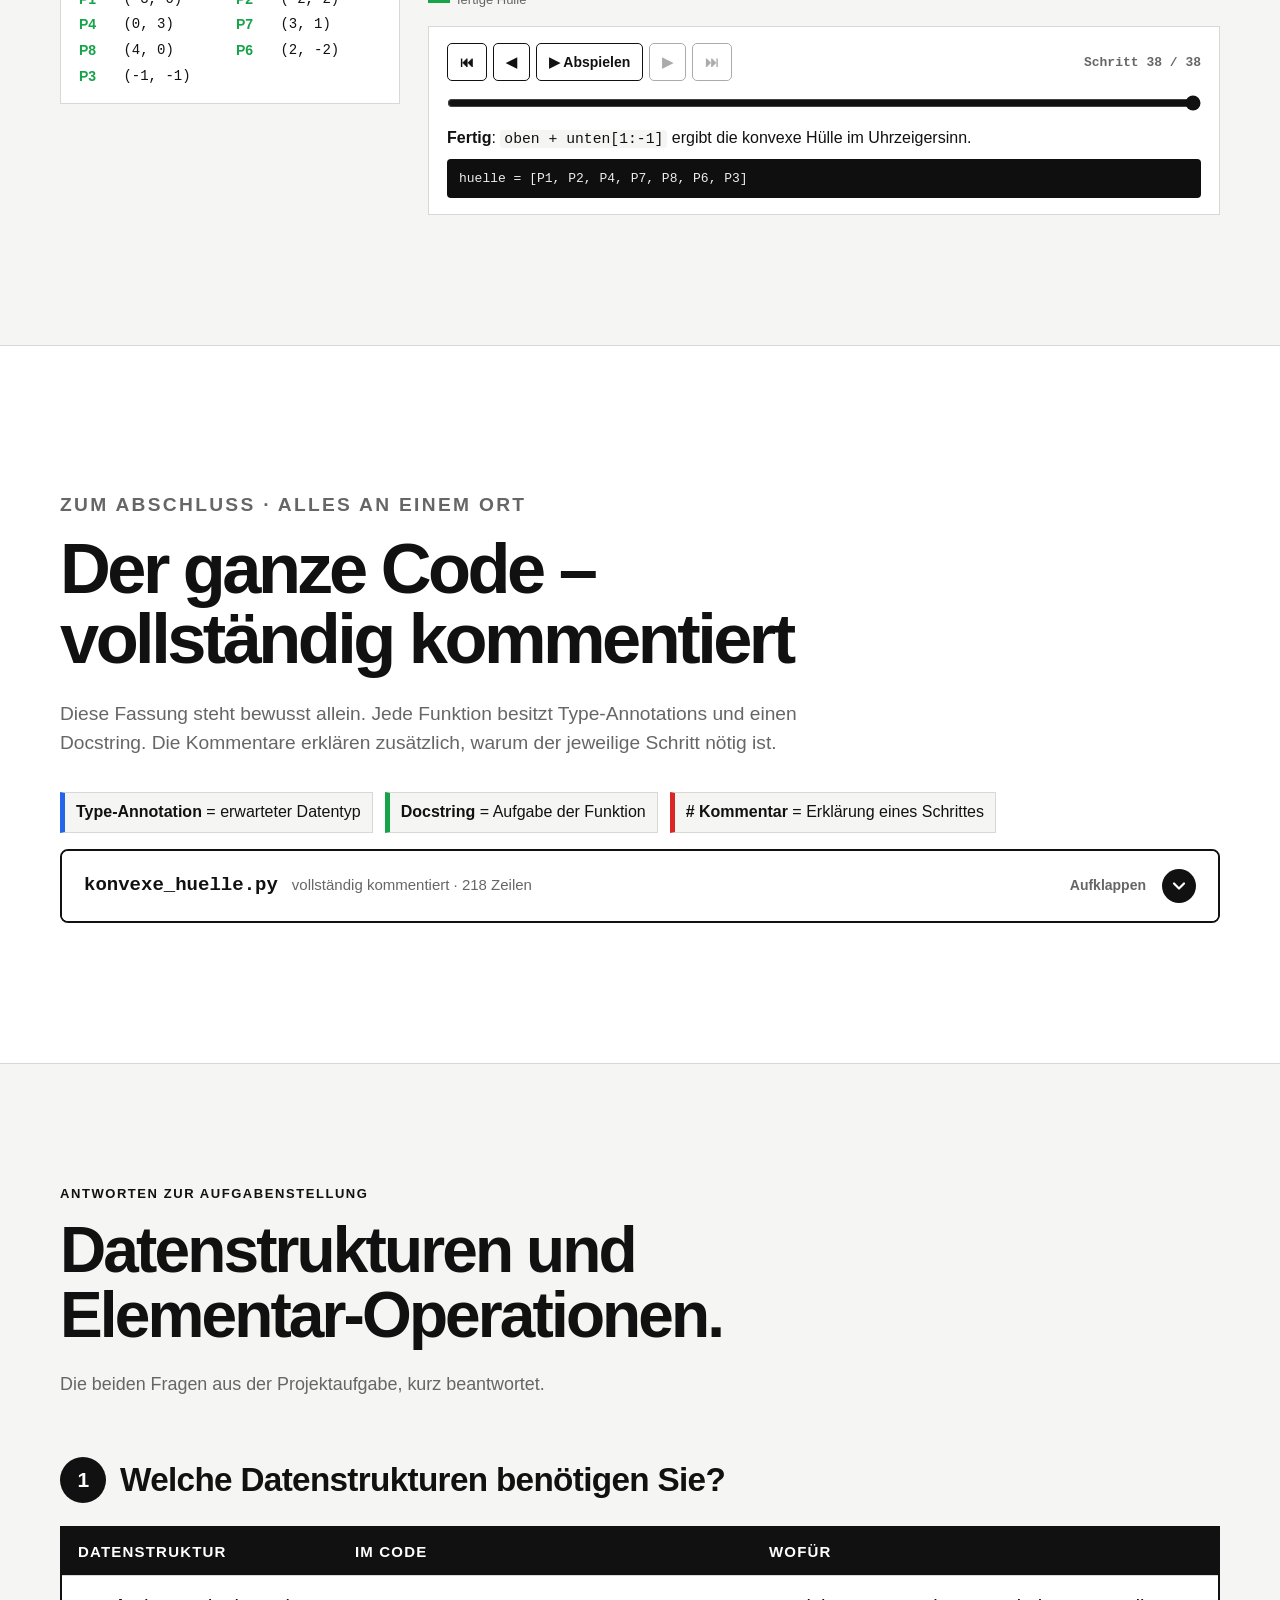
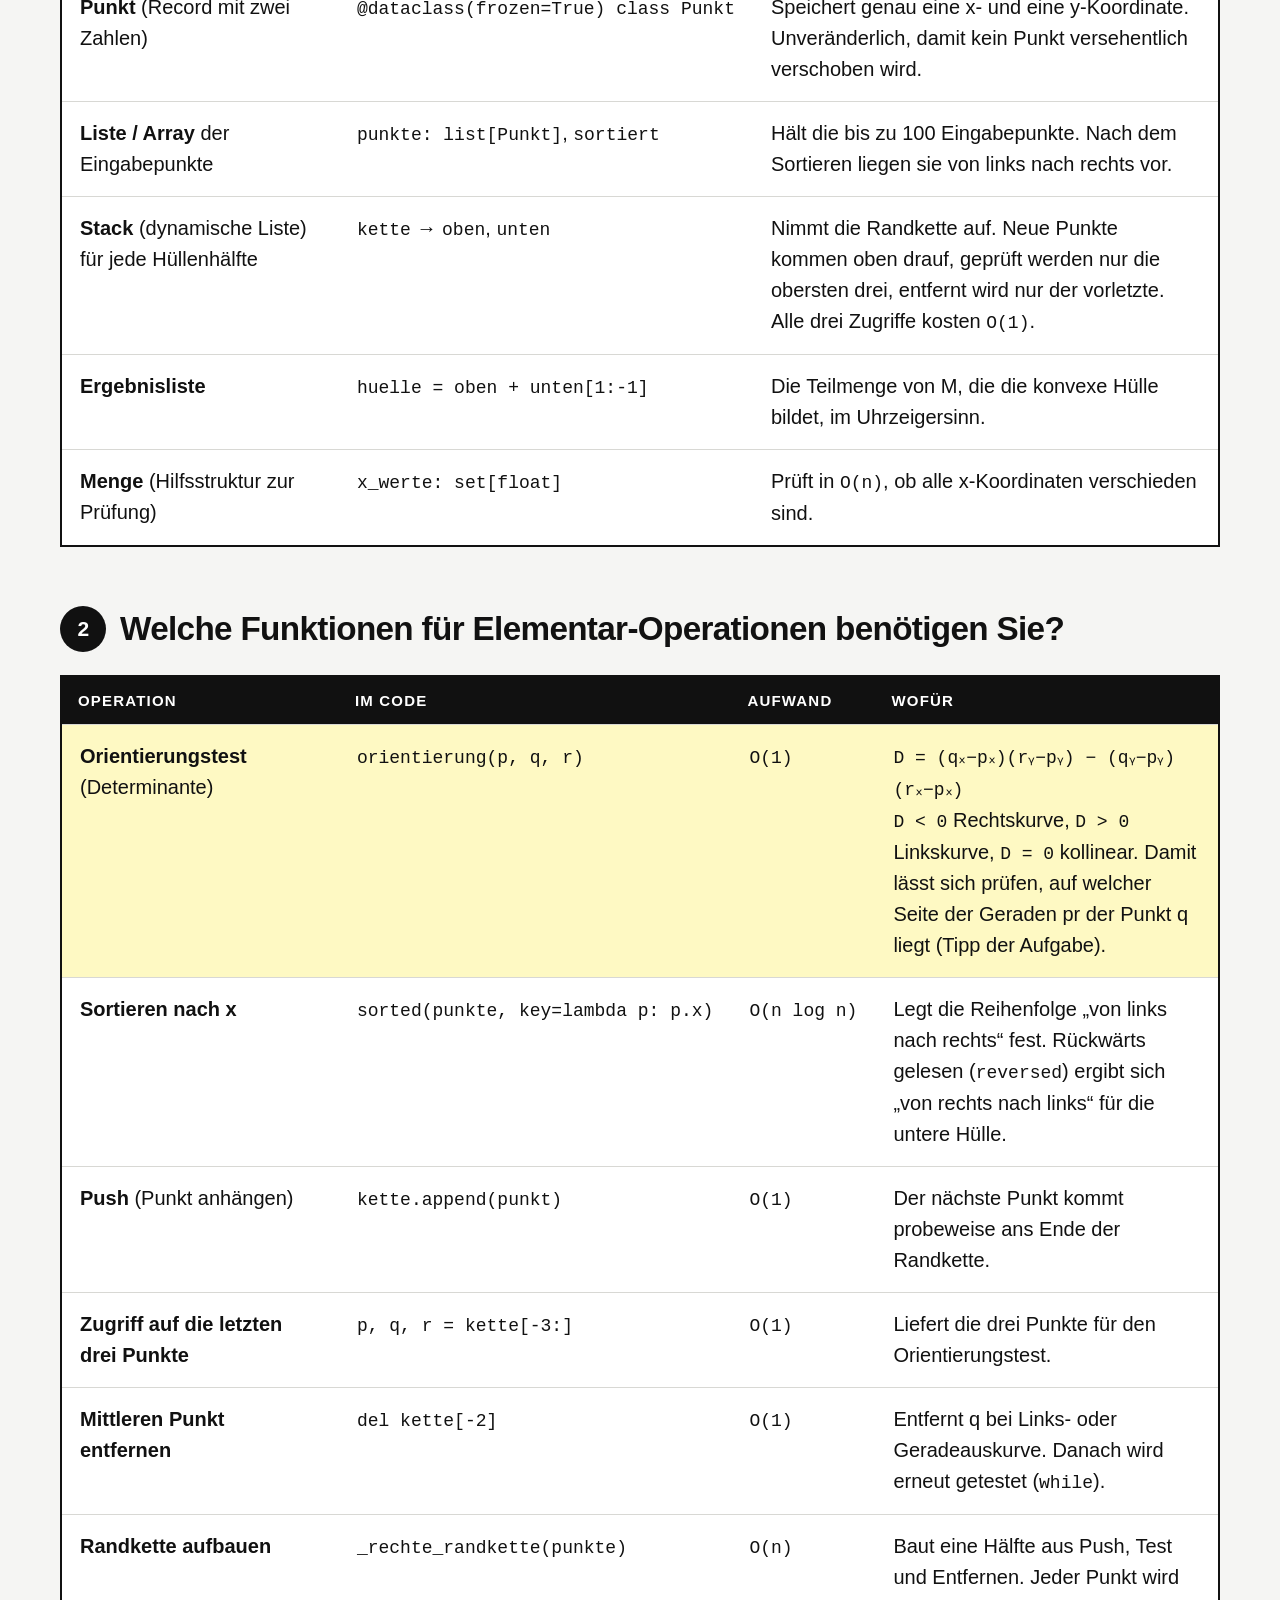
<file: visualisierung/index.html>
<!doctype html>
<html lang="de">
<head>
  <meta charset="utf-8">
  <meta name="viewport" content="width=device-width, initial-scale=1">
  <meta name="description" content="Kleinschrittige Visualisierung des inkrementellen Algorithmus zur Berechnung der konvexen Hülle.">
  <title>Konvexe Hülle – Code Schritt für Schritt</title>
  <link rel="stylesheet" href="styles.css">
</head>
<body>
  <header class="intro">
    <p class="eyebrow">Bonusaufgabe · Fortgeschrittene Algorithmen</p>
    <h1>Konvexe Hülle.<br>Code für Code erklärt.</h1>
    <p class="lead">
      Links siehst du immer genau den Code, der gerade ausgeführt wird.
      Rechts siehst du, was dieser Code mit den Punkten macht.
    </p>
    <div class="intro-actions">
      <a class="button primary" href="#ueberblick">Grobüberblick starten</a>
      <a class="button" href="#ausprobieren">Eigene Punkte testen</a>
      <span>Scrollen oder <kbd>←</kbd> <kbd>→</kbd> benutzen</span>
    </div>
    <div class="rubber-band" aria-label="Anschauliche Erklärung der konvexen Hülle">
      <svg viewBox="0 0 700 240" role="img" aria-labelledby="rubber-title rubber-desc">
        <title id="rubber-title">Gummiband um eine Punktmenge</title>
        <desc id="rubber-desc">Ein geschlossenes Band umschließt die äußeren Punkte. Innere Punkte werden nicht berührt.</desc>
        <path d="M66 145 L170 55 L375 36 L622 103 L558 199 L274 210 Z" class="band"/>
        <g class="rubber-points">
          <circle cx="66" cy="145" r="7"/><circle cx="170" cy="55" r="7"/>
          <circle cx="375" cy="36" r="7"/><circle cx="622" cy="103" r="7"/>
          <circle cx="558" cy="199" r="7"/><circle cx="274" cy="210" r="7"/>
          <circle cx="240" cy="130" r="7" class="inside"/><circle cx="420" cy="135" r="7" class="inside"/>
          <circle cx="335" cy="170" r="7" class="inside"/>
        </g>
        <text x="25" y="26">Wie ein Gummiband um alle Punkte.</text>
        <text x="455" y="232" class="muted-svg">Nur die berührten Punkte gehören zur Hülle.</text>
      </svg>
    </div>
  </header>

  <section class="big-picture" id="ueberblick" aria-labelledby="big-picture-title">
    <div class="map-heading">
      <p class="eyebrow">Die Programm-Landkarte</p>
      <h2 id="big-picture-title">Vom Punkt zur Hülle.</h2>
    </div>

    <div class="mission-card">
      <div class="mission-icon" aria-hidden="true">
        <svg viewBox="0 0 48 48">
          <circle cx="24" cy="24" r="17"></circle>
          <circle cx="24" cy="24" r="9"></circle>
          <circle cx="24" cy="24" r="3"></circle>
        </svg>
      </div>
      <div>
        <span>Unser Ziel</span>
        <strong>Aus allen Punkten nur die äußeren finden.</strong>
      </div>
      <svg class="mission-sketch" viewBox="0 0 240 92" role="img" aria-label="Äußere Punkte bilden eine grüne Hülle um innere Punkte">
        <path d="M20 57 L61 16 L142 10 L219 38 L181 78 L72 82 Z"></path>
        <g>
          <circle cx="20" cy="57" r="4"></circle><circle cx="61" cy="16" r="4"></circle>
          <circle cx="142" cy="10" r="4"></circle><circle cx="219" cy="38" r="4"></circle>
          <circle cx="181" cy="78" r="4"></circle><circle cx="72" cy="82" r="4"></circle>
          <circle class="inside-dot" cx="93" cy="47" r="4"></circle>
          <circle class="inside-dot" cx="151" cy="48" r="4"></circle>
        </g>
      </svg>
    </div>

    <div class="mission-example" aria-label="Konkretes Beispiel von der Eingabeliste zur Hüllenliste">
      <div class="example-list example-input">
        <span>Beispiel · Eingabe</span>
        <code>punkte = [Punkt(0, 3), Punkt(-3, 0), Punkt(4, 0), Punkt(-1, -1), Punkt(2, -2), Punkt(-2, 2), Punkt(3, 1), Punkt(1, 0)]</code>
      </div>
      <span class="example-arrow" aria-hidden="true">→</span>
      <div class="example-list example-output">
        <span>Beispiel · Ergebnis</span>
        <code>huelle = [Punkt(-3, 0), Punkt(-2, 2), Punkt(0, 3), Punkt(3, 1), Punkt(4, 0), Punkt(2, -2), Punkt(-1, -1)]</code>
      </div>
    </div>

    <div class="structure-heading">
      <span>Unsere Code-Struktur</span>
      <small>Jedes Rechteck hat genau eine Aufgabe.</small>
    </div>

    <div class="cs" aria-label="Programmablauf: Eingabe, main und Ausgabe sowie die von main aufgerufenen Funktionen">
      <div class="cs-flow">
        <div class="cs-stage">
          <span class="cs-icon blue-icon" aria-hidden="true">
            <svg viewBox="0 0 32 32"><path d="M8 3h11l6 6v20H8z"></path><path d="M19 3v7h6M12 16h9M12 21h9"></path></svg>
          </span>
          <div>
            <span class="cs-kicker">Eingabe</span>
            <strong>Punktdatei</strong>
            <small>eine Zeile <code>x y</code> pro Punkt</small>
          </div>
        </div>
        <span class="cs-arrow" aria-hidden="true">→</span>
        <div class="cs-stage cs-main">
          <span class="cs-icon red-icon" aria-hidden="true">
            <svg viewBox="0 0 32 32"><circle cx="16" cy="16" r="13"></circle><path class="play-shape" d="M13 10l9 6-9 6z"></path></svg>
          </span>
          <div>
            <span class="cs-kicker">Start</span>
            <strong><code>main()</code></strong>
            <small>ruft alles der Reihe nach auf</small>
          </div>
        </div>
        <span class="cs-arrow" aria-hidden="true">→</span>
        <div class="cs-stage cs-output">
          <span class="cs-icon green-icon" aria-hidden="true">
            <svg viewBox="0 0 32 32"><path d="M4 19L10 7l13-2 6 10-5 11H10z"></path><circle cx="4" cy="19" r="2"></circle><circle cx="10" cy="7" r="2"></circle><circle cx="23" cy="5" r="2"></circle><circle cx="29" cy="15" r="2"></circle><circle cx="24" cy="26" r="2"></circle><circle cx="10" cy="26" r="2"></circle></svg>
          </span>
          <div>
            <span class="cs-kicker">Ausgabe</span>
            <strong>Hüllenpunkte</strong>
            <small>im Uhrzeigersinn</small>
          </div>
        </div>
      </div>

      <p class="cs-calls-title"><code>main()</code> ruft nacheinander auf:</p>
      <ol class="cs-steps">
        <li class="cs-step cs-blue">
          <span class="cs-num">1</span>
          <code class="cs-fn">lies_punkte()</code>
          <span class="cs-desc">Datei einlesen</span>
          <ul class="cs-sub">
            <li><code>validiere_punkte()</code><span>Eingabe prüfen</span></li>
          </ul>
          <p class="cs-data"><span>liefert</span><code>punkte: list[Punkt]</code></p>
        </li>
        <li class="cs-step cs-green cs-key">
          <span class="cs-num">2</span>
          <code class="cs-fn">konvexe_huelle(punkte)</code>
          <span class="cs-desc">der eigentliche Algorithmus</span>
          <ul class="cs-sub">
            <li><code>validiere_punkte()</code><span>noch einmal prüfen – die Funktion kann auch direkt aufgerufen werden, z.&nbsp;B. in den Tests</span></li>
            <li><code>sorted()</code><span>→ <code>sortiert: list[Punkt]</code></span></li>
            <li><code>_rechte_randkette()</code> <em>2×</em><span>Stack <code>kette</code> → <code>oben</code>, <code>unten</code></span>
              <ul class="cs-sub">
                <li><code>orientierung()</code><span>Kurve erkennen</span></li>
              </ul>
            </li>
          </ul>
          <p class="cs-data"><span>liefert</span><code>huelle: list[Punkt]</code></p>
        </li>
        <li class="cs-step cs-yellow">
          <span class="cs-num">3</span>
          <code class="cs-fn">formatiere_punkt()</code>
          <span class="cs-desc">für jeden Punkt der Hülle</span>
          <p class="cs-data"><span>liefert</span><code>"(x, y)"</code> als Text für <code>print()</code></p>
        </li>
      </ol>

      <div class="cs-ds">
        <p class="cs-ds-title">Datenstrukturen</p>
        <ul class="cs-ds-list">
          <li class="cs-blue"><code>Punkt</code><strong>Klasse</strong><span>speichert genau x und y, unveränderlich</span></li>
          <li class="cs-blue"><code>punkte</code>, <code>sortiert</code><strong>list[Punkt]</strong><span>alle Eingabepunkte, dann nach x sortiert</span></li>
          <li class="cs-green"><code>kette</code> → <code>oben</code>, <code>unten</code><strong>list[Punkt] als Stack</strong><span>anhängen, letzte drei prüfen, vorletzten löschen</span></li>
          <li class="cs-green"><code>huelle</code><strong>list[Punkt]</strong><span>Ergebnis im Uhrzeigersinn</span></li>
          <li class="cs-yellow"><code>x_werte</code><strong>set[float]</strong><span>in <code>validiere_punkte()</code>: doppelte x finden</span></li>
        </ul>
      </div>
    </div>

    <div class="deep-dive-start">
      <p><strong>Als Nächstes:</strong> Erst der Datenfluss, danach der Code.</p>
      <a class="button primary" href="#datenfluss">Datenfluss ansehen</a>
    </div>
  </section>

  <section class="overview" id="datenfluss" aria-labelledby="overview-title">
    <p class="eyebrow">Noch vor dem Code</p>
    <h2 id="overview-title">So fließen die Daten durch das Programm.</h2>

    <div class="flow-debugger">
      <div class="flow-tabs" role="tablist" aria-label="Schritte des Datenflusses">
        <button class="active" type="button" role="tab" aria-selected="true" data-flow-stage="0">Einlesen</button>
        <button type="button" role="tab" aria-selected="false" data-flow-stage="1">Prüfen</button>
        <button type="button" role="tab" aria-selected="false" data-flow-stage="2">Sortieren</button>
        <button type="button" role="tab" aria-selected="false" data-flow-stage="3">Oben</button>
        <button type="button" role="tab" aria-selected="false" data-flow-stage="4">Unten</button>
        <button type="button" role="tab" aria-selected="false" data-flow-stage="5">Verbinden</button>
        <button type="button" role="tab" aria-selected="false" data-flow-stage="6">Ausgeben</button>
      </div>

      <div class="flow-function">
        <span id="flow-step-number">Schritt 1 von 7</span>
        <strong id="flow-function-name"><code>lies_punkte()</code></strong>
        <p id="flow-explanation">Jede Textzeile wird zu einem Punkt-Objekt.</p>
      </div>

      <div class="flow-lists" aria-live="polite">
        <section class="flow-list flow-before">
          <span id="flow-before-label">Vorher · Textdatei</span>
          <code id="flow-before-list">datei = ["0 3", "-3 0", "4 0", "-1 -1", "2 -2", "-2 2", "3 1", "1 0"]</code>
        </section>
        <span class="flow-arrow" aria-hidden="true">→</span>
        <section class="flow-list flow-after">
          <span id="flow-after-label">Nachher · lies_punkte()</span>
          <code id="flow-after-list">punkte = [Punkt(0, 3), Punkt(-3, 0), Punkt(4, 0), Punkt(-1, -1), Punkt(2, -2), Punkt(-2, 2), Punkt(3, 1), Punkt(1, 0)]</code>
        </section>
      </div>
    </div>

    <div class="flow-start">
      <span>Klicke die Schritte an: Die beiden Listen zeigen den Zustand wie im Debugger.</span>
      <a class="button primary" href="#code-beispiel">Code Schritt für Schritt</a>
    </div>
  </section>

  <section class="lesson-example" id="code-beispiel" aria-labelledby="example-title">
    <div class="example-intro">
      <p class="eyebrow">UNSER BEISPIEL FÜR ALLE CODESCHRITTE</p>
      <h2 id="example-title">Ab jetzt verfolgen wir immer dieselben acht Punkte.</h2>
      <p>So siehst du bei jeder Codezeile, was mit einer echten Liste passiert.</p>
    </div>

    <div class="example-thread">
      <div class="thread-card thread-input">
        <span>START · NOCH UNSORTIERT</span>
        <code>punkte = [D, A, H, C, F, B, G, E]</code>
      </div>

      <div class="point-map" aria-label="Namen und Koordinaten der Beispielpunkte">
        <span><b>A</b><code>(-3, 0)</code></span>
        <span><b>B</b><code>(-2, 2)</code></span>
        <span><b>C</b><code>(-1, -1)</code></span>
        <span><b>D</b><code>(0, 3)</code></span>
        <span><b>E</b><code>(1, 0)</code></span>
        <span><b>F</b><code>(2, -2)</code></span>
        <span><b>G</b><code>(3, 1)</code></span>
        <span><b>H</b><code>(4, 0)</code></span>
      </div>

      <div class="thread-card thread-goal">
        <span>ZIEL · NUR DIE ÄUSSEREN PUNKTE</span>
        <code>huelle = [A, B, D, G, H, F, C]</code>
      </div>
    </div>

    <div class="example-start">
      <span><strong>E</strong> liegt innen und verschwindet. Alle anderen Punkte bilden die Hülle.</span>
      <a class="button primary" href="#schritt-1">Beispiel im Code starten</a>
    </div>
  </section>

  <div class="progress" aria-hidden="true"><span id="progress-bar"></span></div>

  <main class="lesson" id="lektion">
    <aside class="code-side" aria-label="Aktueller Python-Code">
      <div class="sticky-code">
        <div class="panel-head">
          <div>
            <span class="panel-kicker">PYTHON</span>
            <h2 id="code-title">Der Punkt</h2>
          </div>
          <span id="step-count" class="step-count">1 / 8</span>
        </div>
        <pre class="code-window" aria-live="polite"><code id="code-block"></code></pre>
        <p id="code-note" class="code-note"></p>
        <div class="debug-panel" aria-live="polite">
          <div class="debug-head">
            <span>DEBUG-BLICK</span>
            <small>Was passiert gerade?</small>
          </div>
          <div id="debug-output" class="debug-output"></div>
        </div>
        <div class="color-key" aria-label="Bedeutung der Farben">
          <span><i class="key-x"></i>x-Richtung</span>
          <span><i class="key-y"></i>y-Richtung</span>
          <span><i class="key-keep"></i>behalten</span>
          <span><i class="key-remove"></i>entfernen</span>
        </div>
      </div>
    </aside>

    <section class="steps" aria-label="Erklärschritte">
      <article class="step" id="schritt-1" data-step="0">
        <p class="step-label">Schritt 1</p>
        <h2>Ein Punkt speichert nur x und y.</h2>
        <p>
          Jeder Punkt wird als kleines Objekt gespeichert. Damit kann der restliche
          Code statt mit unklaren Zahlenpaaren mit <code>Punkt</code>-Objekten arbeiten.
        </p>
        <div class="viz-card"><svg class="viz" role="img" aria-label="Punkt mit x- und y-Koordinate"></svg></div>
        <p class="plain-rule"><strong>Merksatz:</strong> Ein Punkt ist nur eine Adresse in der Ebene.</p>
      </article>

      <article class="step" id="schritt-2" data-step="1">
        <p class="step-label">Schritt 2</p>
        <h2>Drei Punkte verraten die Kurvenrichtung.</h2>
        <p>
          Die Funktion <code>orientierung</code> entscheidet über den mittleren Punkt q:
          <strong class="keep-word">Grün</strong> heißt behalten,
          <strong class="remove-word">Rot</strong> heißt entfernen und
          <strong class="warn-word">Gelb</strong> bedeutet gerade Linie.
        </p>
        <div class="viz-card"><svg class="viz" role="img" aria-label="Rechtskurve und Determinante"></svg></div>
        <p class="formula">D(p, q, r) = (qₓ−pₓ)(rᵧ−pᵧ) − (qᵧ−pᵧ)(rₓ−pₓ)</p>
      </article>

      <article class="step" id="schritt-3" data-step="2">
        <p class="step-label">Schritt 3</p>
        <h2>Zuerst werden alle Punkte sortiert.</h2>
        <p>
          Der Algorithmus muss wissen, was „von links nach rechts“ bedeutet.
          Deshalb ordnet <code>sorted</code> die Punktliste nach der x-Koordinate neu.
        </p>
        <div class="viz-card"><svg class="viz" role="img" aria-label="Nach x sortierte Punkte"></svg></div>
        <p class="plain-rule"><strong>Warum?</strong> Danach kommt jeder neue Punkt garantiert weiter rechts als der vorherige.</p>
      </article>

      <article class="step" id="schritt-4" data-step="3">
        <p class="step-label">Schritt 4</p>
        <h2>Der nächste Punkt kommt probeweise dazu.</h2>
        <p>
          <code>append</code> hängt den nächsten Punkt hinten an die bisherige
          Randkette. Noch ist nicht sicher, ob alle Punkte der Kette bleiben dürfen.
        </p>
        <div class="viz-card"><svg class="viz" role="img" aria-label="Neuer Punkt wird an die Randkette angehängt"></svg></div>
        <p class="plain-rule"><strong>Wichtig:</strong> Erst einfügen, dann die letzten drei Punkte prüfen.</p>
      </article>

      <article class="step" id="schritt-5" data-step="4">
        <p class="step-label">Schritt 5</p>
        <h2>Eine falsche Kurve entfernt den mittleren Punkt.</h2>
        <p>
          Die letzten drei Punkte bilden hier keine Rechtskurve. Der mittlere Punkt
          liegt deshalb innerhalb der neuen Randkante und kann kein Eckpunkt der
          oberen Hülle sein. <code>del kette[-2]</code> entfernt genau ihn.
        </p>
        <div class="viz-card"><svg class="viz" role="img" aria-label="Mittlerer Punkt wird aus der Randkette entfernt"></svg></div>
        <p class="plain-rule"><strong>Warum while?</strong> Nach dem Entfernen müssen die neuen letzten drei Punkte erneut geprüft werden.</p>
      </article>

      <article class="step" id="schritt-6" data-step="5">
        <p class="step-label">Schritt 6</p>
        <h2>Vorwärts entsteht die obere Hülle.</h2>
        <p>
          Die sortierten Punkte werden von links nach rechts verarbeitet. Am Ende
          enthält die Liste nur noch die Punkte am oberen Rand.
        </p>
        <div class="viz-card"><svg class="viz" role="img" aria-label="Fertige obere Hülle"></svg></div>
        <p class="plain-rule"><strong>Ergebnis oben:</strong> Alle verbleibenden Teilstücke machen Rechtskurven.</p>
      </article>

      <article class="step" id="schritt-7" data-step="6">
        <p class="step-label">Schritt 7</p>
        <h2>Rückwärts entsteht die untere Hülle.</h2>
        <p>
          Für die untere Hälfte wird dieselbe Funktion wiederverwendet. Der einzige
          Unterschied: <code>reversed(sortiert)</code> liefert die Punkte von rechts nach links.
        </p>
        <div class="viz-card"><svg class="viz" role="img" aria-label="Fertige untere Hülle"></svg></div>
        <p class="plain-rule"><strong>Schöne Eigenschaft:</strong> Kein zweiter Algorithmus ist nötig.</p>
      </article>

      <article class="step" id="schritt-8" data-step="7">
        <p class="step-label">Schritt 8</p>
        <h2>Beide Hälften ergeben die komplette Hülle.</h2>
        <p>
          Linkester und rechtester Punkt stehen in beiden Listen. Der Ausschnitt
          <code>[1:-1]</code> entfernt diese Doppelungen aus der unteren Liste.
          Danach werden beide Listen verbunden.
        </p>
        <div class="viz-card"><svg class="viz" role="img" aria-label="Komplette konvexe Hülle"></svg></div>
        <div class="result">
          <span>Eingabe: 8 Punkte</span>
          <strong>Hülle: 7 Punkte</strong>
          <span>Laufzeit: O(n log n)</span>
        </div>
      </article>
    </section>
  </main>

  <nav class="step-nav" aria-label="Schrittnavigation">
    <button id="prev" type="button" aria-label="Vorheriger Schritt">Zurück</button>
    <div class="dots" id="dots" aria-label="Direkt zu einem Schritt springen"></div>
    <button id="next" type="button" aria-label="Nächster Schritt">Weiter</button>
  </nav>

  <section class="playground" id="ausprobieren" aria-labelledby="playground-title">
    <header class="playground-head">
      <p class="eyebrow">SELBST AUSPROBIEREN · EIGENE PUNKTE</p>
      <h2 id="playground-title">Gib deine eigenen Punkte ein.</h2>
      <p>
        Tippe Punkte im selben Format wie die Eingabedatei ein (<code>x y</code> pro Zeile)
        oder klicke in die Fläche, um Punkte zu setzen. Punkte lassen sich per Drag &amp; Drop verschieben, ein kurzer Klick auf einen Punkt entfernt ihn.
        Gerechnet wird mit demselben Algorithmus wie in <code>konvexe_huelle.py</code>.
      </p>
    </header>

    <div class="pg-layout">
      <div class="pg-side">
        <label for="pg-input" class="pg-label-title">Eingabe · <span id="pg-count">0 Punkte</span></label>
        <textarea id="pg-input" spellcheck="false" rows="12" aria-describedby="pg-hint pg-error"></textarea>
        <p id="pg-hint" class="pg-hint">Kommentare mit <code>#</code>, Trennzeichen Leerzeichen, Komma oder Semikolon. Max. 100 Punkte, alle x verschieden.</p>
        <p id="pg-error" class="pg-error" role="alert" hidden></p>
        <div class="pg-buttons">
          <button type="button" id="pg-example">Beispiel laden</button>
          <span class="pg-random-group">
            <button type="button" id="pg-random">Zufällig</button>
            <input type="number" id="pg-random-n" value="20" min="1" max="100" aria-label="Anzahl zufälliger Punkte">
          </span>
          <button type="button" id="pg-clear">Leeren</button>
        </div>
        <div id="pg-result" class="pg-result" aria-live="polite"></div>
      </div>

      <div class="pg-main">
        <svg id="pg-canvas" class="pg-canvas" viewBox="0 0 720 480" role="img" aria-label="Koordinatensystem mit den eingegebenen Punkten und ihrer konvexen Hülle"></svg>
        <div class="pg-legend" aria-hidden="true">
          <span><i class="lg-upper"></i>obere Hülle im Aufbau</span>
          <span><i class="lg-lower"></i>untere Hülle im Aufbau</span>
          <span><i class="lg-keep"></i>Rechtskurve · bleibt</span>
          <span><i class="lg-remove"></i>keine Rechtskurve · entfernen</span>
          <span><i class="lg-hull"></i>fertige Hülle</span>
        </div>
        <div class="pg-steps">
          <div class="pg-controls">
            <button type="button" id="pg-first" aria-label="Zum ersten Schritt">⏮</button>
            <button type="button" id="pg-prev" aria-label="Schritt zurück">◀</button>
            <button type="button" id="pg-play">▶ Abspielen</button>
            <button type="button" id="pg-next" aria-label="Schritt weiter">▶</button>
            <button type="button" id="pg-last" aria-label="Zum Ergebnis">⏭</button>
            <span id="pg-step-count" class="pg-step-count"></span>
          </div>
          <input type="range" id="pg-slider" min="0" max="0" value="0" aria-label="Algorithmus-Schritt wählen">
          <p id="pg-step-text" class="pg-step-text"></p>
          <pre id="pg-step-state" class="pg-step-state"></pre>
        </div>
      </div>
    </div>
  </section>

  <section class="complete-code" id="vollstaendiger-code" aria-labelledby="complete-code-title">
    <header class="complete-code-head">
      <p class="eyebrow">ZUM ABSCHLUSS · ALLES AN EINEM ORT</p>
      <h2 id="complete-code-title">Der ganze Code – vollständig kommentiert</h2>
      <p>
        Diese Fassung steht bewusst allein. Jede Funktion besitzt Type-Annotations und
        einen Docstring. Die Kommentare erklären zusätzlich, warum der jeweilige Schritt nötig ist.
      </p>
    </header>

    <div class="complete-code-legend" aria-label="Lesehilfe für den vollständigen Code">
      <span><strong>Type-Annotation</strong> = erwarteter Datentyp</span>
      <span><strong>Docstring</strong> = Aufgabe der Funktion</span>
      <span><strong># Kommentar</strong> = Erklärung eines Schrittes</span>
    </div>

    <details class="complete-code-details">
      <summary>
        <span class="cc-title"><code>konvexe_huelle.py</code><small>vollständig kommentiert · 218 Zeilen</small></span>
        <span class="cc-state"><span class="cc-open">Aufklappen</span><span class="cc-close">Zuklappen</span></span>
        <svg viewBox="0 0 24 24" aria-hidden="true"><path d="M6 9l6 6 6-6"/></svg>
      </summary>
    <pre class="complete-code-window"><code id="complete-code-block">"""Berechnet die konvexe Hülle einer Punktmenge.

Die konvexe Hülle ist der kleinste Rand, der alle Punkte einschließt.
Anschaulich kann man sie sich wie ein Gummiband um die äußeren Punkte vorstellen.
"""

import argparse
from dataclasses import dataclass
from pathlib import Path
from typing import Iterable


# Laut Aufgabenstellung dürfen höchstens 100 Punkte verarbeitet werden.
MAX_PUNKTE: int = 100


@dataclass(frozen=True)
class Punkt:
    """Speichert genau eine x- und eine y-Koordinate.

    Attributes:
        x: Waagerechte Position des Punktes.
        y: Senkrechte Position des Punktes.

    ``frozen=True`` verhindert, dass Koordinaten später versehentlich
    verändert werden.
    """

    x: float
    y: float


def orientierung(p: Punkt, q: Punkt, r: Punkt) -&gt; float:
    """Bestimmt die Kurvenrichtung der drei Punkte p, q und r.

    Args:
        p: Erster Punkt der betrachteten Strecke.
        q: Mittlerer Punkt, der eventuell entfernt werden muss.
        r: Neu hinzugekommener dritter Punkt.

    Returns:
        Einen negativen Wert bei einer Rechtskurve, einen positiven Wert
        bei einer Linkskurve und 0, wenn alle drei Punkte auf einer Geraden
        liegen.
    """

    # Beide Produkte bilden zusammen die 2D-Determinante.
    # Ihr Vorzeichen verrät, auf welcher Seite q liegt.
    a: float = (q.x - p.x) * (r.y - p.y)
    b: float = (q.y - p.y) * (r.x - p.x)
    return a - b


def validiere_punkte(punkte: list[Punkt]) -&gt; None:
    """Prüft, ob die Punktliste alle Vorgaben der Aufgabe erfüllt.

    Args:
        punkte: Die zu prüfende Liste von Punkten.

    Raises:
        ValueError: Bei mehr als 100 Punkten oder doppelten x-Koordinaten.
    """

    if len(punkte) &gt; MAX_PUNKTE:
        raise ValueError(f"Es sind höchstens {MAX_PUNKTE} Punkte erlaubt.")

    # Ein Set enthält jeden x-Wert nur einmal. Ist es kürzer als die
    # Punktliste, muss mindestens eine x-Koordinate doppelt vorkommen.
    x_werte: set[float] = {punkt.x for punkt in punkte}
    if len(x_werte) != len(punkte):
        raise ValueError("Alle Punkte müssen unterschiedliche x-Koordinaten haben.")


def _rechte_randkette(punkte: Iterable[Punkt]) -&gt; list[Punkt]:
    """Baut aus den Punkten eine Randkette, die nur Rechtskurven enthält.

    Args:
        punkte: Punkte in der Reihenfolge, in der sie verarbeitet werden.

    Returns:
        Die fertige Randkette ohne innen liegende Punkte.
    """

    kette: list[Punkt] = []

    for punkt in punkte:
        # Der nächste Punkt wird zunächst probeweise angehängt.
        kette.append(punkt)

        # Erst ab drei Punkten kann eine Kurvenrichtung geprüft werden.
        while len(kette) &gt;= 3:
            p, q, r = kette[-3:]

            # Eine negative Orientierung ist die gewünschte Rechtskurve.
            # Dann darf q in der Kette bleiben.
            if orientierung(p, q, r) &lt; 0:
                break

            # Bei einer Links- oder Geradeauskurve liegt q nicht am
            # benötigten Rand. Der vorletzte Punkt wird daher entfernt.
            del kette[-2]

    return kette


def konvexe_huelle(punkte: list[Punkt]) -&gt; list[Punkt]:
    """Berechnet die konvexe Hülle im Uhrzeigersinn.

    Args:
        punkte: Unsortierte Eingabepunkte.

    Returns:
        Die Eckpunkte der konvexen Hülle im Uhrzeigersinn.
    """

    validiere_punkte(punkte)

    # Der Algorithmus muss die Punkte von links nach rechts durchlaufen.
    sortiert: list[Punkt] = sorted(punkte, key=lambda punkt: punkt.x)

    # Null, ein oder zwei Punkte bilden bereits selbst ihre Hülle.
    if len(sortiert) &lt;= 2:
        return sortiert

    # Vorwärts entsteht der obere Rand.
    oben: list[Punkt] = _rechte_randkette(sortiert)

    # Rückwärts erzeugt dieselbe Funktion den unteren Rand.
    unten: list[Punkt] = _rechte_randkette(reversed(sortiert))

    # Linkester und rechtester Punkt stehen in beiden Listen.
    # [1:-1] entfernt diese beiden Doppelungen aus der unteren Liste.
    return oben + unten[1:-1]


def lies_punkte(datei: Path) -&gt; list[Punkt]:
    """Liest Punkte aus einer Textdatei mit einer Zeile ``x y`` pro Punkt.

    Args:
        datei: Pfad zur Eingabedatei.

    Returns:
        Die eingelesenen und geprüften Punkte.

    Raises:
        OSError: Wenn die Datei nicht gelesen werden kann.
        ValueError: Wenn eine Zeile keine zwei Zahlen enthält.
    """

    punkte: list[Punkt] = []
    zeilen: list[str] = datei.read_text(encoding="utf-8").splitlines()

    for zeilennummer, rohe_zeile in enumerate(zeilen, start=1):
        # Alles hinter # ist ein Kommentar. Leere Zeilen werden ignoriert.
        zeile: str = rohe_zeile.split("#", maxsplit=1)[0].strip()
        if not zeile:
            continue

        try:
            # Leerzeichen, Komma und Semikolon sind als Trenner erlaubt.
            teile: list[str] = zeile.replace(",", " ").replace(";", " ").split()
            x_text, y_text = teile
            punkt = Punkt(float(x_text), float(y_text))
            punkte.append(punkt)
        except ValueError as fehler:
            raise ValueError(
                f"Ungültige Zeile {zeilennummer}: Erwartet werden zwei Zahlen."
            ) from fehler

    validiere_punkte(punkte)
    return punkte


def _formatiere_zahl(wert: float) -&gt; str:
    """Gibt ganze Zahlen ohne unnötige Nachkommastelle aus."""

    return str(int(wert)) if wert.is_integer() else f"{wert:g}"


def formatiere_punkt(punkt: Punkt) -&gt; str:
    """Formatiert einen Punkt lesbar als ``(x, y)``."""

    x_text: str = _formatiere_zahl(punkt.x)
    y_text: str = _formatiere_zahl(punkt.y)
    return f"({x_text}, {y_text})"


def main() -&gt; None:
    """Steuert das komplette Programm: lesen, berechnen und ausgeben."""

    parser = argparse.ArgumentParser(
        description="Berechnet die konvexe Hülle einer Punktmenge."
    )
    parser.add_argument(
        "datei",
        type=Path,
        help="Textdatei mit 'x y' pro Zeile",
    )
    args: argparse.Namespace = parser.parse_args()

    try:
        punkte: list[Punkt] = lies_punkte(args.datei)
        huelle: list[Punkt] = konvexe_huelle(punkte)
    except (OSError, ValueError) as fehler:
        # parser.error zeigt die Meldung an und beendet das Programm sauber.
        parser.error(str(fehler))

    print(f"Eingabe: {len(punkte)} Punkte")
    print(f"Konvexe Hülle: {len(huelle)} Punkte (im Uhrzeigersinn)")

    for punkt in huelle:
        print(formatiere_punkt(punkt))


# main wird nur beim direkten Start dieser Datei ausgeführt.
# Beim Import, zum Beispiel in den Tests, bleibt es unangetastet.
if __name__ == "__main__":
    main()</code></pre>
    </details>
  </section>

  <section class="answers" id="antworten" aria-labelledby="answers-title">
    <header class="answers-head">
      <p class="eyebrow">ANTWORTEN ZUR AUFGABENSTELLUNG</p>
      <h2 id="answers-title">Datenstrukturen und Elementar-Operationen.</h2>
      <p>Die beiden Fragen aus der Projektaufgabe, kurz beantwortet.</p>
    </header>

    <div class="answer-block">
      <h3><span>1</span>Welche Datenstrukturen benötigen Sie?</h3>
      <table class="answer-table">
        <thead><tr><th>Datenstruktur</th><th>Im Code</th><th>Wofür</th></tr></thead>
        <tbody>
          <tr>
            <td><strong>Punkt</strong> (Record mit zwei Zahlen)</td>
            <td><code>@dataclass(frozen=True) class Punkt</code></td>
            <td>Speichert genau eine x- und eine y-Koordinate. Unveränderlich, damit kein Punkt versehentlich verschoben wird.</td>
          </tr>
          <tr>
            <td><strong>Liste / Array</strong> der Eingabepunkte</td>
            <td><code>punkte: list[Punkt]</code>, <code>sortiert</code></td>
            <td>Hält die bis zu 100 Eingabepunkte. Nach dem Sortieren liegen sie von links nach rechts vor.</td>
          </tr>
          <tr>
            <td><strong>Stack</strong> (dynamische Liste) für jede Hüllenhälfte</td>
            <td><code>kette</code> → <code>oben</code>, <code>unten</code></td>
            <td>Nimmt die Randkette auf. Neue Punkte kommen oben drauf, geprüft werden nur die obersten drei, entfernt wird nur der vorletzte. Alle drei Zugriffe kosten <code>O(1)</code>.</td>
          </tr>
          <tr>
            <td><strong>Ergebnisliste</strong></td>
            <td><code>huelle = oben + unten[1:-1]</code></td>
            <td>Die Teilmenge von M, die die konvexe Hülle bildet, im Uhrzeigersinn.</td>
          </tr>
          <tr>
            <td><strong>Menge</strong> (Hilfsstruktur zur Prüfung)</td>
            <td><code>x_werte: set[float]</code></td>
            <td>Prüft in <code>O(n)</code>, ob alle x-Koordinaten verschieden sind.</td>
          </tr>
        </tbody>
      </table>
    </div>

    <div class="answer-block">
      <h3><span>2</span>Welche Funktionen für Elementar-Operationen benötigen Sie?</h3>
      <table class="answer-table">
        <thead><tr><th>Operation</th><th>Im Code</th><th>Aufwand</th><th>Wofür</th></tr></thead>
        <tbody>
          <tr class="key-row">
            <td><strong>Orientierungstest</strong> (Determinante)</td>
            <td><code>orientierung(p, q, r)</code></td>
            <td><code>O(1)</code></td>
            <td>
              <code>D = (qₓ−pₓ)(rᵧ−pᵧ) − (qᵧ−pᵧ)(rₓ−pₓ)</code><br>
              <code>D &lt; 0</code> Rechtskurve, <code>D &gt; 0</code> Linkskurve, <code>D = 0</code> kollinear.
              Damit lässt sich prüfen, auf welcher Seite der Geraden pr der Punkt q liegt (Tipp der Aufgabe).
            </td>
          </tr>
          <tr>
            <td><strong>Sortieren nach x</strong></td>
            <td><code>sorted(punkte, key=lambda p: p.x)</code></td>
            <td><code>O(n log n)</code></td>
            <td>Legt die Reihenfolge „von links nach rechts“ fest. Rückwärts gelesen (<code>reversed</code>) ergibt sich „von rechts nach links“ für die untere Hülle.</td>
          </tr>
          <tr>
            <td><strong>Push</strong> (Punkt anhängen)</td>
            <td><code>kette.append(punkt)</code></td>
            <td><code>O(1)</code></td>
            <td>Der nächste Punkt kommt probeweise ans Ende der Randkette.</td>
          </tr>
          <tr>
            <td><strong>Zugriff auf die letzten drei Punkte</strong></td>
            <td><code>p, q, r = kette[-3:]</code></td>
            <td><code>O(1)</code></td>
            <td>Liefert die drei Punkte für den Orientierungstest.</td>
          </tr>
          <tr>
            <td><strong>Mittleren Punkt entfernen</strong></td>
            <td><code>del kette[-2]</code></td>
            <td><code>O(1)</code></td>
            <td>Entfernt q bei Links- oder Geradeauskurve. Danach wird erneut getestet (<code>while</code>).</td>
          </tr>
          <tr>
            <td><strong>Randkette aufbauen</strong></td>
            <td><code>_rechte_randkette(punkte)</code></td>
            <td><code>O(n)</code></td>
            <td>Baut eine Hälfte aus Push, Test und Entfernen. Jeder Punkt wird höchstens einmal eingefügt und einmal entfernt.</td>
          </tr>
          <tr>
            <td><strong>Hälften verbinden</strong></td>
            <td><code>oben + unten[1:-1]</code></td>
            <td><code>O(n)</code></td>
            <td>Linkester und rechtester Punkt kommen in beiden Hälften vor und werden nur einmal übernommen.</td>
          </tr>
          <tr>
            <td><strong>Eingabe prüfen</strong></td>
            <td><code>validiere_punkte(punkte)</code></td>
            <td><code>O(n)</code></td>
            <td>Höchstens 100 Punkte, paarweise verschiedene x-Koordinaten.</td>
          </tr>
          <tr>
            <td><strong>Einlesen / Ausgeben</strong></td>
            <td><code>lies_punkte()</code>, <code>formatiere_punkt()</code></td>
            <td><code>O(n)</code></td>
            <td>Textdatei in Punkt-Objekte umwandeln und das Ergebnis als <code>(x, y)</code> ausgeben.</td>
          </tr>
        </tbody>
      </table>
      <p class="answer-summary">
        <strong>Gesamt:</strong> Sortieren <code>O(n log n)</code> + beide Hälften <code>O(n)</code>
        = <strong><code>O(n log n)</code> Laufzeit</strong>, <strong><code>O(n)</code> zusätzlicher Speicher</strong>.
      </p>
    </div>
  </section>

  <section class="mobile" id="handy" aria-labelledby="mobile-title">
    <div class="mobile-inner">
      <div class="mobile-phone" aria-hidden="true">
        <svg viewBox="0 0 360 260" class="phone-svg">
          <path class="rotate-arrow" d="M70 52 A 130 130 0 0 1 290 52" />
          <path class="rotate-arrow-head" d="M278 34 L292 54 L268 58" />
          <g class="phone">
            <rect class="phone-body" x="40" y="90" width="280" height="140" rx="22" />
            <rect class="phone-screen" x="62" y="102" width="236" height="116" rx="8" />
            <circle class="phone-camera" cx="51" cy="160" r="3.5" />
            <polygon class="phone-hull" points="88,170 122,128 180,114 246,136 270,166 220,202 130,200" />
            <g class="phone-points">
              <circle cx="88" cy="170" r="4.5" /><circle cx="122" cy="128" r="4.5" /><circle cx="180" cy="114" r="4.5" />
              <circle cx="246" cy="136" r="4.5" /><circle cx="270" cy="166" r="4.5" /><circle cx="220" cy="202" r="4.5" />
              <circle cx="130" cy="200" r="4.5" />
              <circle class="inner" cx="170" cy="160" r="4.5" /><circle class="inner" cx="210" cy="168" r="4.5" />
            </g>
          </g>
        </svg>
        <p class="phone-caption"><strong>Handy quer halten</strong> – so passen Code und Grafik nebeneinander.</p>
      </div>

      <div class="mobile-qr">
        <p class="eyebrow">AUF DEM HANDY ÖFFNEN</p>
        <h2 id="mobile-title">Scannen und quer drehen.</h2>
        <div class="qr-card">
          <svg xmlns="http://www.w3.org/2000/svg" viewBox="0 0 33 33" class="qr-svg" shape-rendering="crispEdges" role="img" aria-label="QR-Code zur Webseite handanmajied2024.github.io/konvexe-huelle"><path class="qr-path" stroke="#111" d="M0 0.5h7m3 0h3m1 0h1m1 0h1m2 0h1m1 0h1m1 0h1m2 0h7m-33 1h1m5 0h1m2 0h2m4 0h1m2 0h1m2 0h2m3 0h1m5 0h1m-33 1h1m1 0h3m1 0h1m1 0h1m2 0h1m2 0h2m3 0h1m1 0h2m1 0h1m1 0h1m1 0h3m1 0h1m-33 1h1m1 0h3m1 0h1m1 0h1m1 0h1m1 0h1m5 0h1m3 0h1m3 0h1m1 0h3m1 0h1m-33 1h1m1 0h3m1 0h1m1 0h4m2 0h3m3 0h1m2 0h1m2 0h1m1 0h3m1 0h1m-33 1h1m5 0h1m1 0h1m5 0h1m3 0h2m2 0h1m1 0h1m1 0h1m5 0h1m-33 1h7m1 0h1m1 0h1m1 0h1m1 0h1m1 0h1m1 0h1m1 0h1m1 0h1m1 0h1m1 0h7m-25 1h2m2 0h1m1 0h1m1 0h1m1 0h4m2 0h1m-25 1h1m1 0h5m2 0h3m1 0h2m2 0h4m1 0h3m1 0h5m-31 1h2m1 0h1m1 0h1m5 0h3m2 0h2m1 0h1m1 0h1m1 0h1m2 0h2m1 0h2m1 0h1m-33 1h3m3 0h2m3 0h1m1 0h3m1 0h1m3 0h2m1 0h2m2 0h1m1 0h2m-31 1h3m4 0h2m3 0h1m1 0h4m1 0h3m3 0h1m1 0h4m-32 1h1m2 0h2m1 0h1m2 0h4m1 0h3m5 0h1m1 0h2m2 0h2m2 0h1m-30 1h2m4 0h3m1 0h1m1 0h1m2 0h1m4 0h1m2 0h1m2 0h1m1 0h2m-33 1h1m1 0h3m1 0h2m1 0h1m5 0h4m2 0h2m2 0h5m1 0h1m-32 1h2m1 0h3m2 0h1m6 0h1m2 0h1m2 0h2m2 0h2m1 0h1m1 0h1m-31 1h2m2 0h4m2 0h3m1 0h5m3 0h4m1 0h2m3 0h1m-33 1h4m1 0h1m1 0h1m2 0h3m3 0h1m2 0h2m2 0h1m2 0h2m1 0h2m1 0h1m-30 1h4m2 0h5m1 0h2m1 0h1m1 0h3m1 0h2m1 0h2m1 0h2m-31 1h1m2 0h1m4 0h1m3 0h3m4 0h2m1 0h1m1 0h1m1 0h4m1 0h1m-32 1h4m1 0h3m1 0h2m1 0h1m4 0h1m3 0h4m1 0h3m1 0h2m-33 1h4m1 0h1m5 0h1m1 0h4m4 0h1m1 0h4m2 0h1m2 0h1m-33 1h1m5 0h3m1 0h4m6 0h2m4 0h1m1 0h2m1 0h1m-32 1h1m2 0h1m6 0h2m4 0h1m1 0h5m5 0h3m1 0h1m-33 1h1m1 0h1m1 0h1m1 0h1m6 0h1m3 0h3m2 0h1m1 0h5m-21 1h4m1 0h2m1 0h5m3 0h1m3 0h1m1 0h1m1 0h1m-33 1h7m3 0h1m1 0h1m1 0h4m2 0h5m1 0h1m1 0h1m1 0h1m-31 1h1m5 0h1m1 0h5m3 0h3m2 0h1m1 0h2m3 0h3m1 0h1m-33 1h1m1 0h3m1 0h1m1 0h1m2 0h1m3 0h2m2 0h1m2 0h1m1 0h6m-30 1h1m1 0h3m1 0h1m1 0h1m1 0h1m1 0h1m1 0h2m1 0h3m3 0h3m2 0h1m2 0h2m-33 1h1m1 0h3m1 0h1m1 0h2m1 0h1m1 0h1m1 0h3m2 0h1m3 0h1m1 0h2m1 0h1m-30 1h1m5 0h1m4 0h2m2 0h1m2 0h1m1 0h2m4 0h1m1 0h3m-31 1h7m1 0h6m1 0h1m1 0h1m4 0h3m2 0h1m3 0h1"/></svg>
        </div>
        <a class="qr-link" href="https://handanmajied2024.github.io/konvexe-huelle/">handanmajied2024.github.io/<wbr>konvexe-huelle</a>
      </div>
    </div>
  </section>

  <footer>
    <p>Konvexe Hülle · Inkrementeller Algorithmus · Python</p>
    <a href="../konvexe_huelle.py">Kommentierte Python-Datei öffnen</a>
  </footer>

  <button class="back-to-top" id="back-to-top" type="button" aria-label="Nach oben scrollen" title="Nach oben">
    <svg viewBox="0 0 24 24" aria-hidden="true"><path d="M12 19V5M5 12l7-7 7 7"/></svg>
  </button>

  <script src="app.js"></script>
  <script src="playground.js"></script>
</body>
</html>
</file>
<file: visualisierung/styles.css>
:root {
  --paper: #ffffff;
  --ink: #111111;
  --muted: #666666;
  --faint: #f5f5f3;
  --line: #d8d8d4;
  --strong-line: #a9a9a3;
  --blue: #2563eb;
  --blue-soft: #dbeafe;
  --yellow: #eab308;
  --yellow-dark: #a16207;
  --yellow-soft: #fef9c3;
  --red: #dc2626;
  --red-soft: #fee2e2;
  --green: #16a34a;
  --green-soft: #dcfce7;
  --blue-bright: #60a5fa;
  --yellow-bright: #fde047;
  --red-bright: #fb7185;
  --green-bright: #4ade80;
  --code-bg: #0f0f10;
  --code-text: #ededeb;
  --code-muted: #858582;
  --ease: cubic-bezier(.22, 1, .36, 1);
}

* { box-sizing: border-box; }
html { scroll-behavior: smooth; }
body {
  margin: 0;
  background: var(--paper);
  color: var(--ink);
  font-family: Inter, ui-sans-serif, -apple-system, BlinkMacSystemFont, "Segoe UI", sans-serif;
  font-size: 17px;
  line-height: 1.55;
  -webkit-font-smoothing: antialiased;
}

button, a { font: inherit; }
code, pre, .formula, .panel-kicker, .step-count {
  font-family: "SFMono-Regular", Consolas, "Liberation Mono", Menlo, monospace;
}

.intro {
  min-height: 96vh;
  max-width: 1240px;
  margin: 0 auto;
  padding: 10vh 40px 60px;
  display: grid;
  grid-template-columns: minmax(0, .9fr) minmax(420px, 1.1fr);
  grid-template-areas:
    "eyebrow rubber"
    "title rubber"
    "lead rubber"
    "actions rubber";
  column-gap: clamp(40px, 8vw, 120px);
  align-content: center;
}
.eyebrow { grid-area: eyebrow; margin: 0 0 18px; font-size: 13px; font-weight: 700; letter-spacing: .12em; text-transform: uppercase; }
.intro h1 { grid-area: title; margin: 0; font-size: clamp(48px, 6vw, 88px); line-height: .98; letter-spacing: -.055em; font-weight: 700; }
.lead { grid-area: lead; max-width: 620px; margin: 30px 0 0; color: var(--muted); font-size: clamp(18px, 1.6vw, 23px); }
.intro-actions { grid-area: actions; margin-top: 34px; display: flex; align-items: center; gap: 20px; color: var(--muted); font-size: 14px; flex-wrap: wrap; }
.button { display: inline-flex; align-items: center; min-height: 46px; padding: 10px 18px; border: 1px solid var(--ink); border-radius: 6px; text-decoration: none; }
.button.primary { background: var(--ink); color: white; }
kbd { display: inline-grid; place-items: center; min-width: 25px; height: 25px; padding: 0 5px; margin: 0 2px; border: 1px solid var(--line); border-bottom-color: var(--strong-line); border-radius: 5px; background: var(--faint); color: var(--ink); font-size: 13px; }
.rubber-band { grid-area: rubber; align-self: center; }
.rubber-band svg { width: 100%; height: auto; overflow: visible; }
.rubber-band text { fill: var(--ink); font: 600 17px Inter, sans-serif; }
.rubber-band .muted-svg { fill: var(--muted); font-size: 13px; font-weight: 500; }
.band { fill: rgba(17,17,17,.025); stroke: var(--ink); stroke-width: 3; stroke-linejoin: round; }
.rubber-points circle { fill: var(--ink); }
.rubber-points .inside { fill: white; stroke: var(--strong-line); stroke-width: 2; }

.big-picture {
  padding: 120px max(40px, calc((100vw - 1160px) / 2)) 140px;
  border-top: 1px solid var(--line);
  background: var(--faint);
  scroll-margin-top: 0;
}
.map-heading .eyebrow { margin-bottom: 14px; font-size: 17px; }
.map-heading h2 { margin: 0; font-size: clamp(42px, 5.5vw, 76px); line-height: 1; letter-spacing: -.05em; }
.mission-card { margin-top: 54px; min-height: 150px; padding: 24px 28px; border: 2px solid var(--ink); background: white; display: grid; grid-template-columns: 64px 1fr 240px; align-items: center; gap: 24px; }
.mission-icon { width: 54px; height: 54px; padding: 9px; border-radius: 50%; background: var(--red-soft); color: var(--red); }
.mission-icon svg { display: block; width: 100%; height: 100%; fill: none; stroke: currentColor; stroke-width: 2; }
.mission-card span, .structure-heading span, .stage-kicker { color: var(--muted); font-size: 16px; font-weight: 700; letter-spacing: .08em; text-transform: uppercase; }
.mission-card strong { display: block; max-width: 600px; margin-top: 6px; font-size: clamp(23px, 2.7vw, 38px); line-height: 1.1; }
.mission-sketch { display: block; width: 100%; height: auto; }
.mission-sketch path { fill: var(--green-soft); stroke: var(--green); stroke-width: 3; stroke-linejoin: round; }
.mission-sketch circle { fill: var(--green); }
.mission-sketch .inside-dot { fill: white; stroke: var(--strong-line); stroke-width: 2; }
.mission-example { margin-top: 14px; display: grid; grid-template-columns: minmax(0, 1fr) 36px minmax(0, 1fr); align-items: stretch; }
.example-list { min-width: 0; padding: 20px 22px; border: 1px solid #303033; background: var(--code-bg); color: var(--code-text); }
.example-list > span { display: block; margin-bottom: 10px; color: #b5b5b0; font-size: 16px; font-weight: 700; letter-spacing: .07em; text-transform: uppercase; }
.example-list code { display: block; color: var(--code-text); font-size: 17px; line-height: 1.65; overflow-wrap: anywhere; }
.example-input { border-left: 5px solid var(--blue); }
.example-output { border-left: 5px solid var(--green); }
.example-arrow { display: grid; place-items: center; color: var(--strong-line); font-size: 22px; }
.structure-heading { margin: 62px 0 16px; display: flex; align-items: baseline; justify-content: space-between; gap: 20px; }
.structure-heading small { color: var(--muted); font-size: 17px; }
.blue-icon { color: var(--blue); background: var(--blue-soft); }
.yellow-icon { color: var(--yellow-dark); background: var(--yellow-soft); }
.red-icon { color: var(--red); background: var(--red-soft); }
.green-icon { color: var(--green); background: var(--green-soft); }
.deep-dive-start { margin-top: 48px; display: flex; align-items: center; justify-content: space-between; gap: 30px; }
.deep-dive-start p { margin: 0; color: var(--muted); font-size: 19px; }
.deep-dive-start strong { color: var(--ink); }

.progress { position: fixed; top: 0; left: 0; right: 0; height: 3px; z-index: 40; background: transparent; opacity: 0; transition: opacity .25s ease; }
.progress span { display: block; height: 100%; width: 0; background: linear-gradient(90deg, var(--blue), var(--yellow), var(--red), var(--green)); transition: width .35s var(--ease); }
.in-lesson .progress { opacity: 1; }

.lesson { border-top: 1px solid var(--line); display: grid; grid-template-columns: minmax(420px, 46%) minmax(480px, 54%); }
.code-side { position: relative; background: var(--code-bg); color: var(--code-text); }
.sticky-code { position: sticky; top: 0; min-height: 100vh; padding: 56px clamp(28px, 4.5vw, 76px); display: flex; flex-direction: column; justify-content: center; }
.panel-head { display: flex; align-items: flex-start; justify-content: space-between; gap: 20px; margin-bottom: 24px; }
.panel-kicker { color: var(--code-muted); font-size: 12px; letter-spacing: .14em; }
.panel-head h2 { margin: 8px 0 0; font-size: clamp(25px, 2.2vw, 34px); letter-spacing: -.03em; }
.step-count { color: var(--code-muted); font-size: 13px; }
.code-window { min-height: 250px; margin: 0; padding: 24px 0; overflow-x: auto; border-top: 1px solid #303033; border-bottom: 1px solid #303033; color: var(--code-text); font-size: clamp(17px, 1.35vw, 21px); line-height: 1.7; tab-size: 4; }
.code-line { display: block; min-height: 1.65em; padding: 0 12px; border-left: 2px solid transparent; white-space: pre; transition: color .3s ease, background .3s ease, border-color .3s ease; }
.code-line::before { content: attr(data-line); display: inline-block; width: 3.2em; margin-right: 18px; color: #5f5f61; text-align: right; user-select: none; }
.code-line.comment { color: #9a9a96; }
.code-line.highlight { background: #242426; border-left-color: #fff; color: #fff; }
.token-x { color: var(--blue-bright); font-weight: 700; }
.token-y { color: var(--yellow-bright); font-weight: 700; }
.token-remove { color: var(--red-bright); font-weight: 700; }
.token-keep { color: var(--green-bright); font-weight: 700; }
.token-function { color: var(--blue-bright); font-weight: 600; }
.code-note { min-height: 3.1em; margin: 22px 0 0; color: #b9b9b5; font-size: 15px; }
.debug-panel { margin-top: 18px; padding: 18px 20px; border: 1px solid #45454a; border-radius: 6px; background: #18181a; }
.debug-head { display: flex; align-items: baseline; justify-content: space-between; gap: 12px; color: var(--code-muted); }
.debug-head > span { color: var(--code-text); font: 700 20px "SFMono-Regular", monospace; letter-spacing: .08em; }
.debug-head small { font-size: 18px; }
.debug-output { margin-top: 14px; padding: 4px 0 4px 14px; border-left: 4px solid var(--blue-bright); display: grid; gap: 10px; }
.debug-output.debug-keep { border-left-color: var(--green-bright); }
.debug-output.debug-remove { border-left-color: var(--red-bright); }
.debug-output.debug-sort { border-left-color: var(--yellow-bright); }
.debug-row { min-width: 0; display: grid; grid-template-columns: 112px minmax(0, 1fr); gap: 16px; align-items: baseline; color: #b8b8b4; font-size: 18px; font-weight: 700; }
.debug-row { overflow: hidden; }
.debug-row code {
  display: block;
  min-width: 0;
  color: var(--code-text);
  font-size: 20px;
  line-height: 1.55;
  white-space: nowrap;
  overflow-x: auto;
  scrollbar-width: thin;
}
.debug-sort .debug-row { animation: debug-row-in .55s var(--ease) both; }
@keyframes debug-row-in { from { opacity: 0; transform: translateX(-8px); } }
.debug-output.debug-compare { grid-template-columns: minmax(0, 1fr) auto minmax(0, 1fr); align-items: stretch; gap: 10px; }
.compare-box { min-width: 0; padding: 10px 12px; border: 1px solid #45454a; border-radius: 6px; background: #111113; }
.compare-after { border-color: var(--blue-bright); }
.compare-label { display: block; margin-bottom: 6px; color: #b8b8b4; font-size: 13px; font-weight: 700; letter-spacing: .06em; text-transform: uppercase; }
.compare-box pre { margin: 0; overflow-x: auto; font: 600 16px/1.5 "SFMono-Regular", Menlo, monospace; color: var(--code-text); }
.compare-box code { display: block; padding: 0 4px; white-space: pre; }
.compare-box code.compare-new { margin: 0 -4px; padding: 0 8px; border-left: 3px solid var(--blue-bright); background: rgba(96, 165, 250, .18); color: #fff; }
.compare-arrow { align-self: center; color: var(--blue-bright); font-size: 22px; font-weight: 700; }
.compare-box code.compare-removed { margin: 0 -4px; padding: 0 8px; border-left: 3px solid var(--red-bright); background: rgba(251, 113, 133, .18); color: #fecdd3; text-decoration: line-through; text-decoration-color: var(--red-bright); text-decoration-thickness: 1.5px; }
.debug-remove .compare-after { border-color: var(--red-bright); }
.debug-remove .compare-arrow { color: var(--red-bright); }
.debug-keep .compare-after { border-color: var(--green-bright); }
.debug-keep .compare-arrow { color: var(--green-bright); }
.color-key { display: flex; flex-wrap: wrap; gap: 10px 18px; margin-top: 18px; color: var(--code-muted); font-size: 12px; }
.color-key span { display: inline-flex; align-items: center; gap: 7px; }
.color-key i { width: 9px; height: 9px; border-radius: 50%; }
.key-x { background: var(--blue-bright); }
.key-y { background: var(--yellow-bright); }
.key-keep { background: var(--green-bright); }
.key-remove { background: var(--red-bright); }

.complete-code {
  padding: 120px max(40px, calc((100vw - 1160px) / 2)) 140px;
  border-top: 1px solid var(--line);
  background: white;
}
.complete-code-head { max-width: 820px; }
.complete-code-head .eyebrow { margin-bottom: 14px; }
.complete-code-head h2 { margin: 0; font-size: clamp(42px, 5.5vw, 72px); line-height: 1; letter-spacing: -.05em; }
.complete-code-head p { margin: 24px 0 0; color: var(--muted); font-size: clamp(18px, 1.5vw, 22px); }
.complete-code-legend { margin: 34px 0 16px; display: flex; flex-wrap: wrap; gap: 12px; }
.complete-code-legend span { padding: 7px 11px; border: 1px solid var(--line); border-left-width: 5px; background: var(--faint); font-size: 16px; }
.complete-code-legend span:nth-child(1) { border-left-color: var(--blue); }
.complete-code-legend span:nth-child(2) { border-left-color: var(--green); }
.complete-code-legend span:nth-child(3) { border-left-color: var(--red); }
.complete-code-window { margin: 0; padding: 30px 0; border: 2px solid var(--ink); background: white; color: var(--ink); font-size: clamp(16px, 1.25vw, 19px); line-height: 1.65; overflow-x: auto; tab-size: 4; }
.complete-code-window code { font: inherit; white-space: pre; }
.complete-code-line { display: block; min-width: max-content; min-height: 1.65em; padding-right: 30px; }
.complete-code-line::before {
  content: attr(data-line);
  position: sticky;
  left: 0;
  display: inline-block;
  width: 4.2em;
  margin-right: 24px;
  padding-right: 16px;
  border-right: 1px solid var(--line);
  background: white;
  color: #8a8a86;
  font-weight: 500;
  text-align: right;
  user-select: none;
}
.syntax-comment { color: #5f6368; font-style: italic; }
.syntax-string { color: #15803d; }
.syntax-keyword { color: #1d4ed8; font-weight: 700; }
.syntax-type { color: #7e22ce; font-weight: 650; }
.syntax-function { color: #c2410c; font-weight: 650; }
.syntax-number { color: #a16207; font-weight: 650; }
.syntax-decorator { color: #be123c; font-weight: 700; }

.steps { min-width: 0; }
.step { min-height: 100vh; padding: 12vh clamp(32px, 6vw, 90px); border-bottom: 1px solid var(--line); display: flex; flex-direction: column; justify-content: center; opacity: .42; transition: opacity .45s ease; scroll-margin-top: 0; }
.step.active { opacity: 1; }
.step-label { margin: 0 0 14px; color: var(--muted); font-size: 13px; font-weight: 700; letter-spacing: .1em; text-transform: uppercase; }
.step h2 { max-width: 720px; margin: 0; font-size: clamp(34px, 4.2vw, 62px); line-height: 1.03; letter-spacing: -.045em; }
.step > p:not(.step-label, .plain-rule, .formula) { max-width: 700px; margin: 24px 0 0; color: var(--muted); font-size: clamp(17px, 1.4vw, 21px); }
.keep-word { color: var(--green); }
.remove-word { color: var(--red); }
.warn-word { color: var(--yellow-dark); }
.step code { padding: 2px 5px; border-radius: 4px; background: var(--faint); color: var(--ink); font-size: .91em; }
.viz-card { max-width: 760px; margin-top: 38px; padding: 14px; border: 1px solid var(--line); background: #fff; }
.viz { display: block; width: 100%; aspect-ratio: 16 / 9; }
.plain-rule { max-width: 700px; margin: 22px 0 0; font-size: 15px; }
.formula { max-width: 700px; margin: 18px 0 0; padding: 14px 16px; background: var(--faint); font-size: clamp(13px, 1.2vw, 17px); overflow-x: auto; white-space: nowrap; }
.result { max-width: 760px; margin-top: 24px; display: flex; justify-content: space-between; gap: 10px; padding: 16px 0; border-top: 1px solid var(--ink); border-bottom: 1px solid var(--ink); font-size: 14px; }

.overview { max-width: 1180px; margin: 0 auto; padding: 120px 40px 150px; scroll-margin-top: 0; }
.overview .eyebrow { margin-bottom: 18px; font-size: 16px; }
.overview h2 { max-width: 780px; margin: 0 0 60px; font-size: clamp(38px, 5vw, 70px); line-height: 1.02; letter-spacing: -.045em; }
.flow-debugger { border: 1px solid var(--ink); background: var(--faint); }
.flow-tabs { padding: 12px; border-bottom: 1px solid var(--line); background: white; display: grid; grid-template-columns: repeat(7, minmax(0, 1fr)); gap: 7px; }
.flow-tabs button { min-width: 0; min-height: 54px; padding: 10px 8px; border: 1px solid var(--line); border-radius: 4px; background: white; color: var(--muted); font-size: 18px; font-weight: 600; cursor: pointer; }
.flow-tabs button:hover { border-color: var(--ink); color: var(--ink); }
.flow-tabs button.active { border-color: var(--ink); background: var(--ink); color: white; }
.flow-function { padding: 24px 28px 20px; border-bottom: 1px solid var(--line); display: grid; grid-template-columns: 120px minmax(220px, .7fr) 1fr; align-items: center; gap: 18px; }
.flow-function > span { color: var(--muted); font: 16px "SFMono-Regular", monospace; }
.flow-function strong code { font-size: 22px; }
.flow-function p { margin: 0; color: var(--muted); font-size: 19px; line-height: 1.55; }
.flow-lists { padding: 24px 28px 28px; display: grid; grid-template-columns: minmax(0, 1fr) 42px minmax(0, 1fr); align-items: stretch; }
.flow-list { min-width: 0; min-height: 230px; padding: 22px; border: 1px solid #333338; background: var(--code-bg); color: var(--code-text); }
.flow-list > span { display: block; margin-bottom: 16px; color: var(--code-muted); font-size: 16px; font-weight: 700; letter-spacing: .06em; text-transform: uppercase; }
.flow-list code { display: block; color: var(--code-text); font-size: 18px; line-height: 1.75; white-space: pre-wrap; overflow-wrap: anywhere; }
.flow-before { border-left: 5px solid var(--blue-bright); }
.flow-after { border-left: 5px solid var(--green-bright); }
.flow-arrow { display: grid; place-items: center; color: var(--strong-line); font-size: 25px; }
.flow-changing .flow-after { animation: flow-list-in .45s var(--ease) both; }
@keyframes flow-list-in { from { opacity: 0; transform: translateX(10px); } }
.flow-start { margin-top: 42px; display: flex; align-items: center; justify-content: space-between; gap: 24px; color: var(--muted); font-size: 19px; }

.lesson-example {
  padding: 110px max(40px, calc((100vw - 1160px) / 2)) 120px;
  border-top: 1px solid var(--line);
  background: var(--faint);
  scroll-margin-top: 0;
}
.example-intro { max-width: 850px; }
.example-intro h2 { margin: 0; font-size: clamp(38px, 5vw, 68px); line-height: 1.02; letter-spacing: -.045em; }
.example-intro > p:last-child { margin: 22px 0 0; color: var(--muted); font-size: clamp(17px, 1.4vw, 21px); }
.example-thread { margin-top: 52px; display: grid; gap: 14px; }
.thread-card { padding: 22px 24px; border: 1px solid #303033; background: var(--code-bg); color: var(--code-text); }
.thread-card > span { display: block; margin-bottom: 9px; color: var(--code-muted); font-size: 13px; font-weight: 700; letter-spacing: .08em; }
.thread-card code { display: block; font-size: clamp(17px, 1.6vw, 22px); line-height: 1.5; overflow-wrap: anywhere; }
.thread-input { border-left: 6px solid var(--blue); }
.thread-goal { border-left: 6px solid var(--green); }
.point-map { display: grid; grid-template-columns: repeat(8, minmax(0, 1fr)); border: 1px solid var(--ink); background: white; }
.point-map span { min-width: 0; padding: 14px 8px; border-right: 1px solid var(--line); text-align: center; }
.point-map span:last-child { border-right: 0; }
.point-map b { display: block; color: var(--blue); font-size: 19px; }
.point-map code { display: block; margin-top: 3px; font-size: 13px; white-space: nowrap; }
.example-start { margin-top: 30px; display: flex; align-items: center; justify-content: space-between; gap: 24px; color: var(--muted); }
.example-start strong { color: var(--red); }

.step-nav { position: fixed; right: 24px; bottom: 24px; z-index: 30; display: flex; align-items: center; gap: 12px; padding: 8px; border: 1px solid var(--line); border-radius: 8px; background: rgba(255,255,255,.94); box-shadow: 0 8px 30px rgba(0,0,0,.08); backdrop-filter: blur(12px); opacity: 0; pointer-events: none; transform: translateY(12px); transition: opacity .25s ease, transform .25s var(--ease); }
.in-lesson .step-nav { opacity: 1; pointer-events: auto; transform: none; }
.step-nav button { min-height: 38px; padding: 7px 12px; border: 1px solid var(--line); border-radius: 5px; background: white; color: var(--ink); cursor: pointer; }
.step-nav button:disabled { opacity: .35; cursor: default; }
.dots { display: flex; gap: 6px; }
.dot-button { width: 9px; height: 9px; min-height: 0 !important; padding: 0 !important; border: 0 !important; border-radius: 50% !important; background: #c6c6c2 !important; }
.dot-button.active { background: var(--ink) !important; transform: scale(1.25); }

footer { padding: 40px; border-top: 1px solid var(--line); display: flex; justify-content: space-between; gap: 20px; color: var(--muted); font-size: 14px; }
footer a { color: var(--ink); }

/* SVG-Zeichenstil */
.viz text { fill: var(--ink); font-family: Inter, ui-sans-serif, sans-serif; font-size: 15px; }
.viz .small { fill: var(--muted); font-size: 12px; }
.viz .axis, .viz .guide { stroke: var(--line); stroke-width: 1; }
.viz .axis-x { stroke: var(--blue); stroke-width: 2; }
.viz .axis-y { stroke: var(--yellow); stroke-width: 2; }
.viz .label-x { fill: var(--blue); font-weight: 700; }
.viz .label-y { fill: var(--yellow-dark); font-weight: 700; }
.viz .guide { stroke-dasharray: 4 5; }
.viz .guide-x { stroke: var(--blue); }
.viz .guide-y { stroke: var(--yellow); }
.viz .point { fill: white; stroke: var(--ink); stroke-width: 2.5; }
.viz .point.active { fill: var(--blue); stroke: var(--blue); }
.viz .point.removed { fill: var(--red-soft); stroke: var(--red); }
.viz .removed-label { fill: var(--red); font-weight: 700; }
.viz .chain { fill: none; stroke: var(--green); stroke-width: 3.5; stroke-linecap: round; stroke-linejoin: round; }
.viz .candidate { fill: none; stroke: var(--yellow-dark); stroke-width: 2.5; stroke-dasharray: 7 6; }
.viz .remove-line { stroke: var(--red); stroke-width: 2.5; }
.viz .hull-fill { fill: var(--green-soft); fill-opacity: .65; stroke: var(--green); stroke-width: 3.5; stroke-linejoin: round; }
.viz .order { stroke: var(--blue); stroke-width: 1.8; marker-end: url(#arrow); }
.viz .turn { fill: none; stroke: var(--green); stroke-width: 2.5; marker-end: url(#arrow); }
.viz .orientation-title { font-size: 17px; font-weight: 700; }
.viz .turn-card { color: var(--green); }
.viz .turn-card-left { color: var(--red); }
.viz .turn-card-straight { color: var(--yellow-dark); }
.viz .turn-card-bg { fill: white; stroke: var(--line); stroke-width: 1.5; }
.viz .turn-card-title { fill: currentColor; font-size: 12px; font-weight: 800; letter-spacing: .06em; }
.viz .turn-example { fill: none; stroke: currentColor; stroke-width: 4; stroke-linecap: round; stroke-linejoin: round; }
.viz .turn-dot { fill: white; stroke: currentColor; stroke-width: 3; }
.viz .turn-point-label { fill: var(--muted); font-size: 12px; font-weight: 700; }
.viz .turn-result-bg { fill: currentColor; opacity: .13; }
.viz .turn-result { fill: currentColor; font-size: 13px; font-weight: 800; text-anchor: middle; }
.viz .turn-condition { fill: currentColor; font: 800 17px "SFMono-Regular", Menlo, monospace; text-anchor: middle; }
.viz .sort-heading { fill: var(--muted); font-size: 12px; font-weight: 700; letter-spacing: .06em; }
.viz .sort-command { fill: var(--ink); font: 700 15px "SFMono-Regular", monospace; text-anchor: middle; }
.viz .sort-card rect { fill: white; stroke: var(--line); stroke-width: 1.5; }
.viz .sort-card .sort-id { fill: var(--ink); font-size: 15px; font-weight: 800; }
.viz .sort-card .sort-x { fill: var(--blue); font: 700 11px "SFMono-Regular", monospace; }
.viz .sorted-card rect { fill: var(--blue-soft); stroke: var(--blue); }
.viz .sort-axis { stroke: var(--blue); stroke-width: 2; }
.viz .sort-axis-label { fill: var(--blue); font-size: 11px; font-weight: 700; }
.viz .fade-in { animation: fade-in .55s var(--ease) both; }
.viz .draw { stroke-dasharray: 900; stroke-dashoffset: 900; animation: draw .9s var(--ease) forwards; }
@keyframes fade-in { from { opacity: 0; transform: translateY(5px); } }
@keyframes draw { to { stroke-dashoffset: 0; } }

@media (max-width: 920px) {
  .intro { min-height: auto; padding: 90px 24px 70px; grid-template-columns: 1fr; grid-template-areas: "eyebrow" "title" "lead" "actions" "rubber"; }
  .rubber-band { margin-top: 60px; }
  .big-picture { padding: 90px 24px 110px; }
  .mission-card { grid-template-columns: 54px 1fr; padding: 22px; }
  .mission-sketch { grid-column: 1 / -1; max-width: 300px; margin: 8px auto 0; }
  .mission-example { grid-template-columns: 1fr; gap: 8px; }
  .example-arrow { transform: rotate(90deg); }
  .structure-heading { align-items: flex-start; flex-direction: column; gap: 4px; }
  .deep-dive-start { align-items: flex-start; flex-direction: column; }
  .flow-start { align-items: flex-start; flex-direction: column; }
  .lesson-example { padding: 90px 24px 100px; }
  .point-map { grid-template-columns: repeat(4, minmax(0, 1fr)); }
  .point-map span:nth-child(4) { border-right: 0; }
  .point-map span:nth-child(-n+4) { border-bottom: 1px solid var(--line); }
  .example-start { align-items: flex-start; flex-direction: column; }
  .lesson { display: block; }
  .code-side { position: sticky; top: 0; z-index: 10; }
  .sticky-code { min-height: 0; height: 55vh; padding: 18px 20px; justify-content: flex-start; }
  .panel-head { margin-bottom: 10px; }
  .panel-head h2 { margin-top: 3px; font-size: 20px; }
  .code-window { min-height: 0; flex: 1; padding: 10px 0; font-size: 15px; }
  .code-note { display: none; }
  .debug-panel { margin-top: 10px; padding: 13px 14px; }
  .debug-head small { display: none; }
  .debug-head > span { font-size: 18px; }
  .debug-output { margin-top: 9px; }
  .debug-row { grid-template-columns: 94px minmax(0, 1fr); font-size: 16px; }
  .debug-row code { font-size: 18px; }
  .color-key { display: none; }
  .step { min-height: 100vh; padding: 10vh 24px; opacity: 1; }
  .step h2 { font-size: 38px; }
  .result { flex-direction: column; }
  .overview { padding: 90px 24px 120px; }
  .flow-tabs { grid-template-columns: repeat(2, minmax(0, 1fr)); }
  .flow-function { grid-template-columns: 1fr; gap: 7px; }
  .flow-lists { grid-template-columns: 1fr; gap: 8px; }
  .flow-arrow { transform: rotate(90deg); }
  .flow-list { min-height: 0; }
  .complete-code { padding: 90px 24px 110px; }
  .complete-code-window { padding: 20px 0; font-size: 16px; }
  .complete-code-line { padding-right: 20px; }
  .complete-code-line::before { width: 3.6em; margin-right: 16px; padding-right: 12px; }
  footer { padding: 30px 24px 100px; flex-direction: column; }
  .step-nav { left: 16px; right: 16px; bottom: 14px; justify-content: space-between; }
}

@media (max-width: 560px) {
  .mission-card { grid-template-columns: 1fr; }
  .mission-sketch { grid-column: 1; }
}

@media (prefers-reduced-motion: reduce) {
  html { scroll-behavior: auto; }
  *, *::before, *::after { animation-duration: .01ms !important; transition-duration: .01ms !important; }
}

/* ---------- Selbst ausprobieren ---------- */
.button:not(.primary) { color: var(--ink); background: white; }
.playground {
  padding: 120px max(40px, calc((100vw - 1160px) / 2)) 130px;
  border-top: 1px solid var(--line);
  background: var(--faint);
  scroll-margin-top: 0;
}
.playground-head, .answers-head { max-width: 860px; }
.playground-head .eyebrow, .answers-head .eyebrow { margin-bottom: 14px; }
.playground-head h2, .answers-head h2 { margin: 0; font-size: clamp(38px, 5vw, 68px); line-height: 1.02; letter-spacing: -.045em; }
.playground-head p:last-child, .answers-head p:last-child { margin: 22px 0 0; color: var(--muted); font-size: clamp(17px, 1.4vw, 21px); }
.pg-layout { margin-top: 48px; display: grid; grid-template-columns: minmax(260px, 340px) minmax(0, 1fr); gap: 28px; align-items: start; }
.pg-side { display: flex; flex-direction: column; gap: 10px; }
.pg-label-title { font-size: 13px; font-weight: 700; letter-spacing: .1em; text-transform: uppercase; color: var(--muted); }
#pg-input {
  width: 100%; min-height: 240px; padding: 12px 14px; resize: vertical;
  border: 2px solid var(--ink); border-radius: 6px; background: white; color: var(--ink);
  font: 15px/1.5 "SFMono-Regular", Menlo, Consolas, monospace;
}
#pg-input:focus { outline: 3px solid var(--blue-soft); outline-offset: 1px; }
#pg-input.has-error { border-color: var(--red); }
.pg-hint { margin: 0; color: var(--muted); font-size: 14px; }
.pg-error { margin: 0; padding: 9px 12px; border-left: 4px solid var(--red); background: var(--red-soft); color: #7f1d1d; font-size: 14px; }
.pg-buttons { display: flex; flex-wrap: wrap; gap: 8px; }
.pg-buttons button, .pg-controls button {
  min-height: 38px; padding: 7px 12px; border: 1px solid var(--ink); border-radius: 5px;
  background: white; color: var(--ink); font-size: 14px; font-weight: 600; cursor: pointer;
}
.pg-buttons button:hover, .pg-controls button:hover:not(:disabled) { background: var(--ink); color: white; }
.pg-controls button:disabled { opacity: .35; cursor: default; }
.pg-random-group { display: inline-flex; }
.pg-random-group button { border-top-right-radius: 0; border-bottom-right-radius: 0; }
.pg-random-group input {
  width: 58px; padding: 0 6px; border: 1px solid var(--ink); border-left: 0; border-radius: 0 5px 5px 0;
  font: 600 14px "SFMono-Regular", monospace; text-align: center;
}
.pg-result { margin-top: 8px; padding: 16px 18px; border: 1px solid var(--line); background: white; }
.pg-result:empty { display: none; }
.pg-result-head { margin: 0 0 10px; font-size: 15px; }
.pg-result ol { margin: 0; padding: 0; list-style: none; display: grid; grid-template-columns: repeat(auto-fill, minmax(130px, 1fr)); gap: 4px 12px; max-height: 260px; overflow-y: auto; }
.pg-result li { display: flex; gap: 8px; font-size: 14px; }
.pg-result li span { min-width: 2.6em; color: var(--green); font-weight: 700; }
.pg-main { min-width: 0; }
.pg-canvas { display: block; width: 100%; height: auto; border: 2px solid var(--ink); border-radius: 6px; background: white; cursor: crosshair; user-select: none; touch-action: pan-y pinch-zoom; }
.pg-canvas .pg-grid { stroke: #ececea; stroke-width: 1; }
.pg-canvas .pg-axis { stroke: var(--strong-line); stroke-width: 1.5; }
.pg-canvas .pg-tick { fill: var(--muted); font: 11px "SFMono-Regular", monospace; }
.pg-canvas .pg-empty { fill: var(--muted); font-size: 18px; }
.pg-canvas .pg-hit { fill: transparent; cursor: grab; touch-action: none; }
.pg-canvas.is-dragging, .pg-canvas.is-dragging .pg-hit { cursor: grabbing; }
.pg-canvas .pg-label { fill: var(--ink); font: 600 12px "SFMono-Regular", monospace; pointer-events: none; }
.pg-canvas .pg-point { fill: white; stroke: var(--ink); stroke-width: 2.2; }
.pg-canvas .pg-point.is-hull { fill: var(--green); stroke: var(--green); }
.pg-canvas .pg-point.is-inside { fill: white; stroke: var(--strong-line); }
.pg-canvas .pg-point.is-new { fill: var(--blue); stroke: var(--blue); }
.pg-canvas .pg-point.is-test { fill: var(--yellow-soft); stroke: var(--yellow-dark); }
.pg-canvas .pg-point.is-keep { fill: var(--green); stroke: var(--green); }
.pg-canvas .pg-point.is-removed { fill: var(--red-soft); stroke: var(--red); stroke-width: 3; }
.pg-canvas polyline, .pg-canvas polygon { stroke-linecap: round; stroke-linejoin: round; pointer-events: none; }
.pg-canvas .pg-hull-fill { fill: var(--green-soft); opacity: .55; stroke: none; }
.pg-canvas .pg-hull { fill: none; stroke: var(--green); stroke-width: 3.5; }
.pg-canvas .pg-chain-upper { fill: none; stroke: var(--blue); stroke-width: 3.5; }
.pg-canvas .pg-chain-lower { fill: none; stroke: #7c3aed; stroke-width: 3.5; }
.pg-canvas .pg-chain-done { fill: none; stroke: var(--blue); stroke-width: 2.5; opacity: .4; }
.pg-canvas .pg-test-keep { fill: none; stroke: var(--green); stroke-width: 2; stroke-dasharray: 6 5; }
.pg-canvas .pg-test-remove { fill: none; stroke: var(--red); stroke-width: 2; stroke-dasharray: 6 5; }
.pg-legend { margin: 12px 0 0; display: flex; flex-wrap: wrap; gap: 6px 18px; color: var(--muted); font-size: 13px; }
.pg-legend span { display: inline-flex; align-items: center; gap: 7px; }
.pg-legend i { display: inline-block; width: 22px; height: 0; border-top: 3px solid; }
.pg-legend .lg-upper { border-color: var(--blue); }
.pg-legend .lg-lower { border-color: #7c3aed; }
.pg-legend .lg-keep { border-color: var(--green); border-top-style: dashed; }
.pg-legend .lg-remove { border-color: var(--red); border-top-style: dashed; }
.pg-legend .lg-hull { border-color: var(--green); border-top-width: 5px; }
.pg-steps { margin-top: 16px; padding: 16px 18px; border: 1px solid var(--line); background: white; }
.pg-controls { display: flex; flex-wrap: wrap; align-items: center; gap: 6px; }
.pg-step-count { margin-left: auto; color: var(--muted); font: 600 13px "SFMono-Regular", monospace; }
#pg-slider { width: 100%; margin: 14px 0 6px; accent-color: var(--ink); }
.pg-step-text { margin: 6px 0 8px; min-height: 1.55em; font-size: 16px; }
.pg-step-text code, .pg-hint code, .playground-head code { font-size: .92em; padding: 1px 4px; background: var(--faint); border-radius: 3px; }
.pg-ok { color: var(--green); font-weight: 700; }
.pg-bad { color: var(--red); font-weight: 700; }
.pg-step-state { margin: 0; padding: 10px 12px; background: var(--code-bg); color: var(--code-text); border-radius: 4px; font-size: 13px; line-height: 1.5; white-space: pre-wrap; word-break: break-word; }
.pg-step-state:empty { display: none; }

/* ---------- Antworten ---------- */
.answers {
  padding: 120px max(40px, calc((100vw - 1160px) / 2)) 140px;
  border-top: 1px solid var(--line);
  background: var(--faint);
}
.answer-block { margin-top: 56px; }
.answer-block h3 { margin: 0 0 20px; display: flex; align-items: center; gap: 14px; font-size: clamp(26px, 2.6vw, 36px); letter-spacing: -.02em; }
.answer-block h3 span { display: inline-grid; place-items: center; width: 46px; height: 46px; flex: none; border-radius: 50%; background: var(--ink); color: white; font-size: 21px; }
.answer-table { width: 100%; border-collapse: collapse; border: 2px solid var(--ink); background: white; font-size: 20px; line-height: 1.55; }
.answer-table th { padding: 12px 16px; background: var(--ink); color: white; text-align: left; font-size: 15px; letter-spacing: .08em; text-transform: uppercase; }
.answer-table td { padding: 16px 18px; border-top: 1px solid var(--line); vertical-align: top; }
.answer-table td:first-child { width: 24%; }
.answer-table td code { font-size: .9em; white-space: nowrap; }
.answer-table td:last-child code { white-space: normal; }
.answer-table .key-row td { background: var(--yellow-soft); }
.answer-summary { margin: 22px 0 0; padding: 16px 20px; border-left: 5px solid var(--green); background: white; font-size: 22px; }

@media (max-width: 920px) {
  .playground, .answers { padding: 90px 24px 100px; }
  .pg-layout { grid-template-columns: 1fr; }
  .answer-table, .answer-table tbody, .answer-table tr, .answer-table td { display: block; width: 100% !important; }
  .answer-table thead { display: none; }
  .answer-table tr { border-top: 1px solid var(--strong-line); }
  .answer-table td { border-top: 0; padding: 8px 16px; }
  .answer-table td:first-child { padding-top: 14px; }
  .answer-table td code { white-space: normal; }
}

/* ---------- Auf dem Handy öffnen ---------- */
.mobile {
  padding: 110px max(40px, calc((100vw - 1160px) / 2)) 120px;
  border-top: 1px solid var(--line);
  background: white;
}
.mobile-inner { display: grid; grid-template-columns: minmax(0, 1.2fr) minmax(0, 1fr); gap: clamp(32px, 6vw, 90px); align-items: center; }
.mobile-phone { margin: 0; text-align: center; }
.phone-svg { display: block; width: 100%; max-width: 520px; height: auto; margin: 0 auto; overflow: visible; }
.phone { transform-box: view-box; transform-origin: 180px 160px; animation: phone-turn 4.5s var(--ease) infinite; }
.phone-body { fill: var(--ink); }
.phone-screen { fill: white; }
.phone-camera { fill: #3a3a3a; }
.phone-hull { fill: var(--green-soft); stroke: var(--green); stroke-width: 3.5; stroke-linejoin: round; }
.phone-points circle { fill: var(--green); }
.phone-points circle.inner { fill: white; stroke: var(--strong-line); stroke-width: 2; }
.rotate-arrow { fill: none; stroke: var(--blue); stroke-width: 4; stroke-linecap: round; stroke-dasharray: 6 9; }
.rotate-arrow-head { fill: none; stroke: var(--blue); stroke-width: 4; stroke-linecap: round; stroke-linejoin: round; }
.phone-caption { margin: 22px auto 0; max-width: 440px; color: var(--muted); font-size: clamp(17px, 1.5vw, 20px); }
.phone-caption strong { color: var(--ink); }
@keyframes phone-turn {
  0%, 12% { transform: rotate(-90deg) scale(.74); }
  42%, 100% { transform: rotate(0deg) scale(1); }
}
.mobile-qr { display: flex; flex-direction: column; align-items: flex-start; }
.mobile-qr .eyebrow { margin-bottom: 14px; }
.mobile-qr h2 { margin: 0; font-size: clamp(34px, 4.2vw, 58px); line-height: 1.02; letter-spacing: -.045em; }
.qr-card { margin-top: 30px; padding: 18px; width: min(100%, 280px); border: 2px solid var(--ink); border-radius: 12px; background: white; }
.qr-svg { display: block; width: 100%; height: auto; }
.qr-link { margin-top: 16px; max-width: 100%; color: var(--ink); font: 600 clamp(13px, 1.3vw, 17px) "SFMono-Regular", Menlo, monospace; overflow-wrap: anywhere; }

@media (max-width: 760px) {
  .mobile { padding: 80px 24px 90px; }
  .mobile-inner { grid-template-columns: 1fr; }
  .mobile-qr { align-items: center; text-align: center; }
}
@media (prefers-reduced-motion: reduce) {
  .phone { animation: none; transform: none; }
}

/* ---------- Handy quer: Code links, Erklärung rechts ---------- */
@media (orientation: landscape) and (max-height: 560px) and (min-width: 600px) {
  .lesson { display: grid; grid-template-columns: minmax(0, 50%) minmax(0, 50%); }
  .code-side { position: relative; z-index: auto; }
  .sticky-code { position: sticky; top: 0; height: 100vh; height: 100dvh; min-height: 0; padding: 12px 14px 58px; justify-content: flex-start; overflow: hidden; }
  .panel-head { margin-bottom: 6px; }
  .panel-head h2 { margin-top: 2px; font-size: 16px; }
  .panel-kicker, .step-count { font-size: 10px; }
  .code-window { min-height: 0; flex: 1 1 auto; padding: 6px 0; overflow: auto; font-size: 11.5px; line-height: 1.55; }
  .code-line { padding: 0 6px; }
  .code-line::before { width: 2.2em; margin-right: 8px; }
  .code-note, .color-key, .debug-head small { display: none; }
  .debug-panel { flex: none; margin-top: 8px; padding: 8px 10px; }
  .debug-head > span { font-size: 12px; }
  .debug-output { margin-top: 6px; padding-left: 9px; gap: 4px; }
  .debug-row { grid-template-columns: 62px minmax(0, 1fr); gap: 8px; font-size: 11px; }
  .debug-row code { font-size: 12px; }
  .step { min-height: 100vh; min-height: 100dvh; padding: 18px 18px 70px; opacity: 1; }
  .step.active { opacity: 1; }
  .step-label { margin-bottom: 6px; font-size: 11px; }
  .step h2 { font-size: 22px; line-height: 1.1; }
  .step > p:not(.step-label, .plain-rule, .formula) { margin-top: 10px; font-size: 14px; }
  .viz-card { margin-top: 12px; padding: 6px; }
  .step-nav { left: auto; right: 10px; bottom: 8px; gap: 8px; padding: 5px; }
  .step-nav button { min-height: 32px; padding: 4px 10px; font-size: 14px; }
}

/* Vorher/Nachher-Kästen auf kleinen Bildschirmen kompakter */
@media (max-width: 920px) {
  .compare-box { padding: 7px 8px; }
  .compare-label { font-size: 11px; margin-bottom: 3px; }
  .compare-box pre { font-size: 13px; line-height: 1.4; }
  .compare-arrow { font-size: 16px; }
  .debug-output.debug-compare { gap: 6px; }
}
@media (orientation: landscape) and (max-height: 560px) and (min-width: 600px) {
  .compare-box pre { font-size: 10.5px; line-height: 1.2; }
  .compare-label { font-size: 9px; margin-bottom: 2px; }
  .compare-box { padding: 5px 7px; }
  .debug-panel { margin-top: 6px; padding: 6px 8px; }
  .debug-head { display: none; }
  .debug-output { margin-top: 0; }
}
@media (max-width: 480px) {
  .debug-output.debug-compare { padding-left: 8px; gap: 4px; }
  .compare-box { padding: 6px 5px; }
  .compare-box pre { font-size: 10.5px; }
  .compare-box code { padding: 0 2px; }
  .compare-box code.compare-new, .compare-box code.compare-removed { margin: 0 -2px; padding: 0 2px 0 1px; }
  .compare-arrow { font-size: 13px; }
}

/* ---------- Nach-oben-Button ---------- */
.back-to-top {
  position: fixed; right: 24px; bottom: 84px; z-index: 35;
  width: 48px; height: 48px; padding: 0;
  display: grid; place-items: center;
  border: 1px solid var(--ink); border-radius: 50%;
  background: var(--ink); color: white; cursor: pointer;
  box-shadow: 0 8px 24px rgba(0, 0, 0, .18);
  opacity: 0; pointer-events: none; transform: translateY(10px);
  transition: opacity .25s ease, transform .25s var(--ease), background .2s ease;
}
.back-to-top.visible { opacity: 1; pointer-events: auto; transform: none; }
.back-to-top:hover { background: white; color: var(--ink); }
.back-to-top:focus-visible { outline: 3px solid var(--blue); outline-offset: 3px; }
.back-to-top svg { width: 22px; height: 22px; fill: none; stroke: currentColor; stroke-width: 2.4; stroke-linecap: round; stroke-linejoin: round; }
@media (max-width: 920px) {
  .back-to-top { right: 16px; bottom: 76px; width: 44px; height: 44px; }
}
@media (orientation: landscape) and (max-height: 560px) and (min-width: 600px) {
  .back-to-top { right: 10px; bottom: 56px; width: 38px; height: 38px; }
  .back-to-top svg { width: 18px; height: 18px; }
}

/* ---------- Code-Struktur: Ablauf + Aufrufbaum ---------- */
.cs { display: grid; gap: 22px; }
.cs-flow { display: grid; grid-template-columns: minmax(0, 1fr) 36px minmax(0, 1fr) 36px minmax(0, 1fr); align-items: stretch; }
.cs-stage { min-width: 0; padding: 20px 22px; border: 1px solid var(--ink); background: white; display: flex; align-items: center; gap: 16px; }
.cs-main { border: 2px solid var(--red); }
.cs-output { border-color: var(--green); }
.cs-stage > div { min-width: 0; }
.cs-icon { flex: none; width: 44px; height: 44px; padding: 9px; border-radius: 8px; }
.cs-icon svg { display: block; width: 100%; height: 100%; fill: none; stroke: currentColor; stroke-width: 1.8; stroke-linecap: round; stroke-linejoin: round; }
.cs-icon .play-shape { fill: currentColor; stroke: none; }
.cs-kicker { display: block; color: var(--muted); font-size: 13px; font-weight: 700; letter-spacing: .1em; text-transform: uppercase; }
.cs-stage strong { display: block; margin-top: 2px; font-size: 22px; line-height: 1.2; }
.cs-stage strong code { padding: 0; background: transparent; font-size: .95em; }
.cs-stage small { display: block; margin-top: 4px; color: var(--muted); font-size: 15px; }
.cs-arrow { align-self: center; color: var(--strong-line); font-size: 24px; text-align: center; }
.cs-calls-title { margin: 8px 0 -6px; color: var(--muted); font-size: 16px; font-weight: 600; }
.cs-calls-title code { color: var(--red); font-weight: 700; }
.cs-steps { margin: 0; padding: 0; list-style: none; display: grid; grid-template-columns: repeat(3, minmax(0, 1fr)); gap: 14px; counter-reset: none; }
.cs-step { position: relative; min-width: 0; padding: 18px 20px 18px 22px; border: 1px solid var(--line); border-left: 6px solid var(--blue); background: white; }
.cs-step.cs-green { border-left-color: var(--green); }
.cs-step.cs-yellow { border-left-color: var(--yellow); }
.cs-key { border-color: #b7e8c5; border-left-color: var(--green); background: #f3fbf5; }
.cs-num { position: absolute; top: 16px; right: 16px; width: 26px; height: 26px; display: grid; place-items: center; border-radius: 50%; background: var(--ink); color: white; font-size: 13px; font-weight: 700; }
.cs-fn { display: block; padding: 0 34px 0 0 !important; background: transparent !important; font-size: 18px; font-weight: 700; color: var(--ink); overflow-wrap: anywhere; }
.cs-desc { display: block; margin-top: 4px; color: var(--muted); font-size: 15px; line-height: 1.4; }
.cs-desc code { font-size: .92em; }
.cs-sub { margin: 14px 0 0; padding: 0 0 0 4px; list-style: none; }
.cs-sub .cs-sub { margin-top: 8px; }
.cs-sub li { position: relative; padding: 4px 0 4px 22px; }
.cs-sub li::before { content: ""; position: absolute; left: 4px; top: 0; bottom: 0; border-left: 2px solid var(--line); }
.cs-sub li:last-child::before { bottom: auto; height: 1.15em; }
.cs-sub li::after { content: ""; position: absolute; left: 4px; top: 1.15em; width: 12px; border-top: 2px solid var(--line); }
.cs-sub code { padding: 0; background: transparent; font-size: 15px; font-weight: 700; overflow-wrap: anywhere; }
.cs-sub span { display: block; color: var(--muted); font-size: 14px; line-height: 1.3; }
@media (max-width: 900px) {
  .cs-steps { grid-template-columns: 1fr; }
}
@media (max-width: 760px) {
  .cs-flow { grid-template-columns: 1fr; }
  .cs-arrow { transform: rotate(90deg); padding: 2px 0; }
  .cs-stage { padding: 14px 16px; }
  .cs-stage strong { font-size: 19px; }
}

.cs-step { display: flex; flex-direction: column; }
.cs-sub em { color: var(--green); font-style: normal; font-weight: 700; font-size: 13px; }
.cs-sub span code { font-size: 13px; font-weight: 600; color: var(--ink); }
.cs-data { margin: auto 0 0; padding-top: 14px; display: flex; flex-wrap: wrap; align-items: baseline; gap: 4px 8px; color: var(--muted); font-size: 14px; }
.cs-data > span { padding: 2px 7px; border-radius: 3px; background: var(--faint); font-size: 11px; font-weight: 700; letter-spacing: .08em; text-transform: uppercase; }
.cs-data code { padding: 0; background: transparent; color: var(--ink); font-size: 14px; font-weight: 700; }
.cs-ds { padding: 18px 20px; border: 2px solid var(--ink); background: white; }
.cs-ds-title { margin: 0 0 12px; font-size: 13px; font-weight: 700; letter-spacing: .1em; text-transform: uppercase; }
.cs-ds-list { margin: 0; padding: 0; list-style: none; display: grid; grid-template-columns: repeat(5, minmax(0, 1fr)); gap: 10px; }
.cs-ds-list li { min-width: 0; padding: 10px 12px; border: 1px solid var(--line); border-top: 4px solid var(--blue); background: white; }
.cs-ds-list li.cs-green { border-top-color: var(--green); }
.cs-ds-list li.cs-yellow { border-top-color: var(--yellow); }
.cs-ds-list code { padding: 0; background: transparent; font-size: 15px; font-weight: 700; overflow-wrap: anywhere; }
.cs-ds-list strong { display: block; margin-top: 4px; color: var(--ink); font: 600 13px "SFMono-Regular", Menlo, monospace; }
.cs-ds-list span { display: block; margin-top: 4px; color: var(--muted); font-size: 14px; line-height: 1.35; }
.cs-ds-list span code { font-size: 13px; }
@media (max-width: 1100px) { .cs-ds-list { grid-template-columns: repeat(3, minmax(0, 1fr)); } }
@media (max-width: 760px) { .cs-ds-list { grid-template-columns: 1fr 1fr; } }
@media (max-width: 480px) { .cs-ds-list { grid-template-columns: 1fr; } }

/* ---------- Ganzer Code: Akkordeon ---------- */
.complete-code-details { border: 2px solid var(--ink); border-radius: 8px; background: white; overflow: hidden; }
.complete-code-details > summary {
  display: flex; align-items: center; gap: 16px; padding: 18px 22px;
  cursor: pointer; list-style: none; user-select: none; background: white; transition: background .2s ease;
}
.complete-code-details > summary::-webkit-details-marker { display: none; }
.complete-code-details > summary:hover { background: var(--faint); }
.complete-code-details > summary:focus-visible { outline: 3px solid var(--blue); outline-offset: -3px; }
.cc-title { flex: 1; min-width: 0; display: flex; flex-wrap: wrap; align-items: baseline; gap: 4px 14px; }
.cc-title code { padding: 0; background: transparent; font-size: 19px; font-weight: 700; }
.cc-title small { color: var(--muted); font-size: 15px; }
.cc-state { color: var(--muted); font-size: 14px; font-weight: 600; }
.complete-code-details > summary svg { flex: none; width: 34px; height: 34px; padding: 7px; border-radius: 50%; background: var(--ink); fill: none; stroke: white; stroke-width: 2.6; stroke-linecap: round; stroke-linejoin: round; transition: transform .3s var(--ease); }
.complete-code-details[open] > summary { border-bottom: 1px solid var(--line); }
.complete-code-details[open] > summary svg { transform: rotate(180deg); }
.complete-code-details .cc-close, .complete-code-details[open] .cc-open { display: none; }
.complete-code-details[open] .cc-close { display: inline; }
.complete-code-details .complete-code-window { border: 0; }
@media (max-width: 560px) {
  .complete-code-details > summary { padding: 14px 16px; }
  .cc-state { display: none; }
  .cc-title code { font-size: 17px; }
}
</file>
